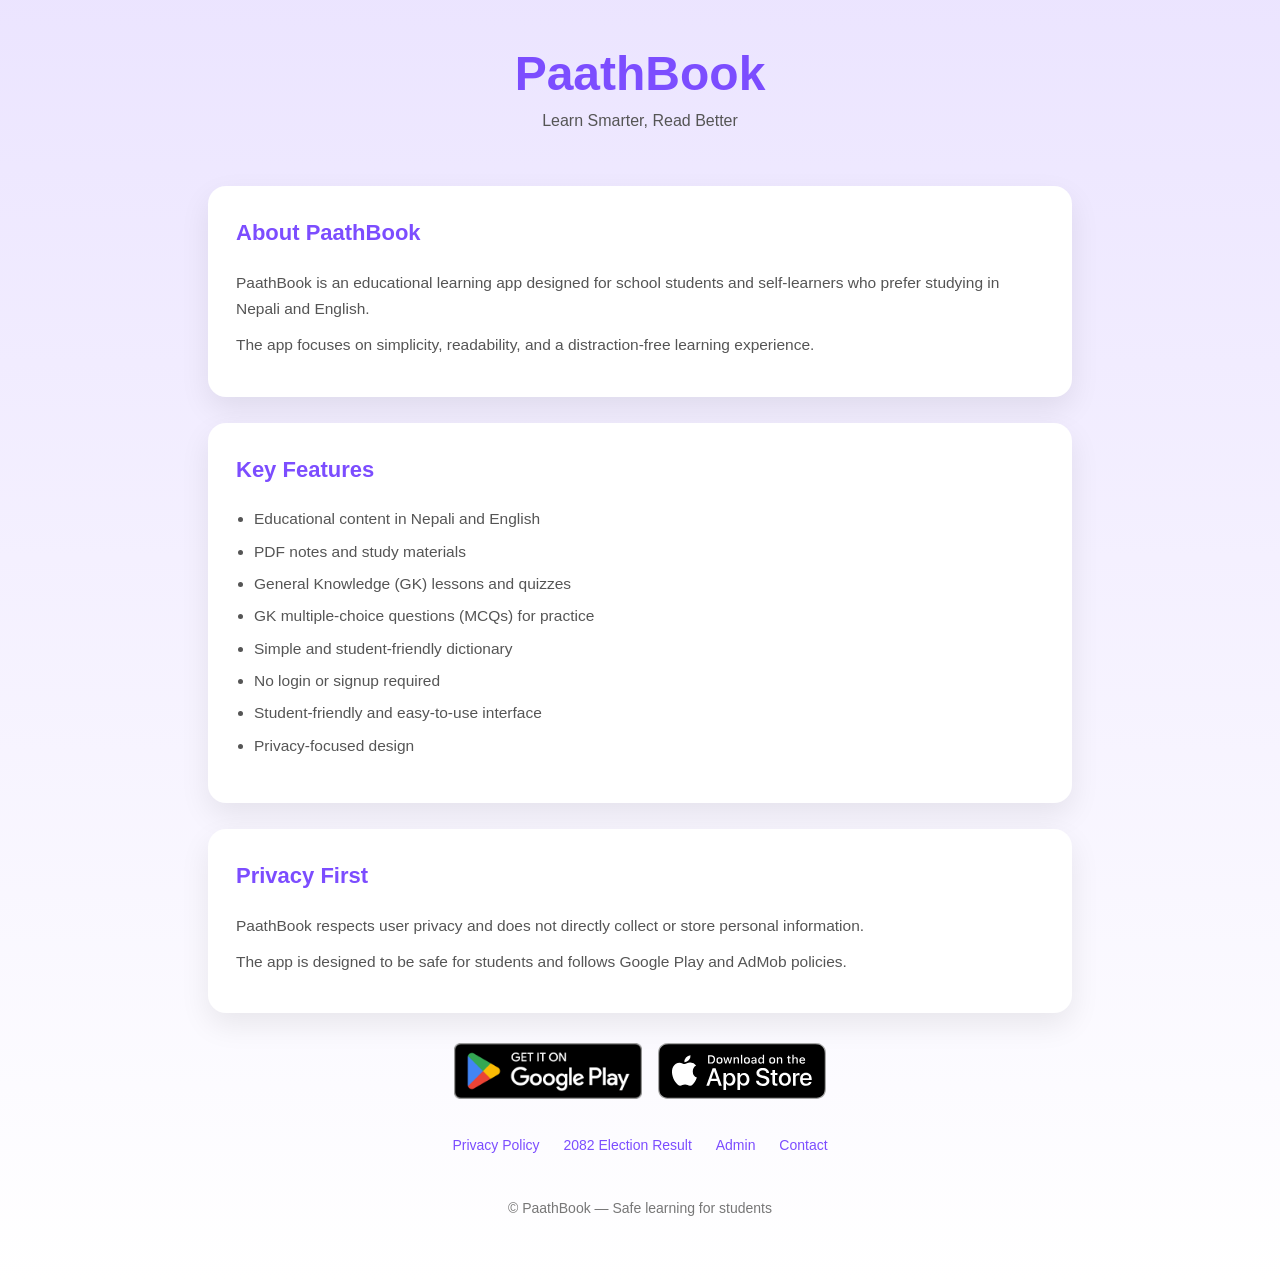
<file: index.html>
<!DOCTYPE html>
<html lang="en">

<head>
  <meta charset="UTF-8" />
  <meta name="viewport" content="width=device-width, initial-scale=1.0" />
  <title>PaathBook – Learn Smarter, Read Better</title>

  <style>
    :root {
      --primary: #7c4dff;
      --soft: rgba(124, 77, 255, 0.15);
      --text-dark: #2c2c2c;
      --text-light: #555;
      --white: #ffffff;
    }

    * {
      box-sizing: border-box;
    }

    body {
      margin: 0;
      font-family: -apple-system, BlinkMacSystemFont, "Segoe UI",
        Roboto, Helvetica, Arial, sans-serif;
      background: linear-gradient(to bottom, var(--soft), #ffffff);
      color: var(--text-dark);
      line-height: 1.7;
    }

    .site-header {
      text-align: center;
      padding: 48px 18px 24px;
    }

    .site-header .brand-name {
      display: block;
      color: var(--primary);
      font-size: 48px;
      font-weight: 800;
      line-height: 1.1;
      text-decoration: none;
    }

    .site-header .brand-subtitle {
      display: block;
      color: var(--text-light);
      font-size: 16px;
      font-weight: 500;
      margin-top: 6px;
    }

    @media (max-width: 700px) {
      .site-header .brand-name {
        font-size: 36px;
      }
    }

    .container {
      max-width: 900px;
      margin: auto;
      padding: 28px 18px 60px;
    }

    .header {
      text-align: center;
      margin-bottom: 48px;
    }

    .app-name {
      font-size: 38px;
      font-weight: 800;
      color: var(--primary);
    }

    .tagline {
      font-size: 17px;
      color: var(--text-light);
      margin-top: 6px;
    }

    .card {
      background: var(--white);
      border-radius: 18px;
      padding: 28px;
      box-shadow: 0 12px 30px rgba(0, 0, 0, 0.08);
      margin-bottom: 26px;
    }

    h2 {
      color: var(--primary);
      margin-top: 0;
      font-size: 22px;
    }

    p {
      font-size: 15.5px;
      color: var(--text-light);
      margin: 10px 0;
    }

    ul {
      padding-left: 18px;
    }

    ul li {
      margin-bottom: 6px;
      font-size: 15.5px;
      color: var(--text-light);
    }

    .cta {
      display: flex;
      justify-content: center;
      align-items: center;
      gap: 16px;
      flex-wrap: wrap;
      margin-top: 30px;
    }

    .cta a {
      text-decoration: none;
      background: transparent;
      /* ✅ remove purple bg */
      padding: 0;
      /* ✅ remove extra space */
      border-radius: 0;
      display: inline-block;
    }

    .cta a img {
      transition: transform 0.2s ease, box-shadow 0.2s ease;
    }

    .cta a:hover img {
      transform: scale(1.03);
      box-shadow: 0 6px 16px rgba(0, 0, 0, 0.2);
    }


    .links {
      text-align: center;
      margin-top: 26px;
      font-size: 14px;
    }

    .links a {
      color: var(--primary);
      text-decoration: none;
      margin: 0 10px;
      font-weight: 500;
    }

    .footer {
      text-align: center;
      margin-top: 40px;
      font-size: 14px;
      color: #777;
    }
  </style>
</head>

<body>
  <header class="site-header">
    <span class="brand-name">PaathBook</span>
    <span class="brand-subtitle">Learn Smarter, Read Better</span>
  </header>

  <div class="container">

    <!-- About -->
    <div class="card">
      <h2>About PaathBook</h2>
      <p>
        PaathBook is an educational learning app designed for school students
        and self-learners who prefer studying in Nepali and English.
      </p>
      <p>
        The app focuses on simplicity, readability, and a distraction-free
        learning experience.
      </p>
    </div>

    <!-- Features -->
    <div class="card">
      <h2>Key Features</h2>
      <ul>
        <li>Educational content in Nepali and English</li>
        <li>PDF notes and study materials</li>
        <li>General Knowledge (GK) lessons and quizzes</li>
        <li>GK multiple-choice questions (MCQs) for practice</li>
        <li>Simple and student-friendly dictionary</li>
        <li>No login or signup required</li>
        <li>Student-friendly and easy-to-use interface</li>
        <li>Privacy-focused design</li>
      </ul>
    </div>

    <!-- Privacy -->
    <div class="card">
      <h2>Privacy First</h2>
      <p>
        PaathBook respects user privacy and does not directly collect or store
        personal information.
      </p>
      <p>
        The app is designed to be safe for students and follows Google Play
        and AdMob policies.
      </p>
    </div>

    <!-- CTA -->
    <div class="cta">
      <a href="https://play.google.com/store/apps/details?id=com.paathbook.app" target="_blank"
        rel="noopener noreferrer">
        <img src="assets/google-play-badge.png" alt="Get it on Google Play" style="height: 56px;" />
      </a>
      <a href="https://apps.apple.com/app/id6760779307" target="_blank" rel="noopener noreferrer">
        <img src="assets/app-store-badge.svg" alt="Download on the App Store" style="height: 56px;" />
      </a>
    </div>



    <!-- Links -->
    <div class="links">
      <a href="privacy-policy.html">Privacy Policy</a>
      <a href="/election">2082 Election Result</a>
      <a href="/admin">Admin</a>
      <a href="mailto:dipendrabogati1776@gmail.com">Contact</a>
    </div>

    <!-- Footer -->
    <div class="footer">
      © PaathBook — Safe learning for students
    </div>

  </div>
</body>

</html>
</file>
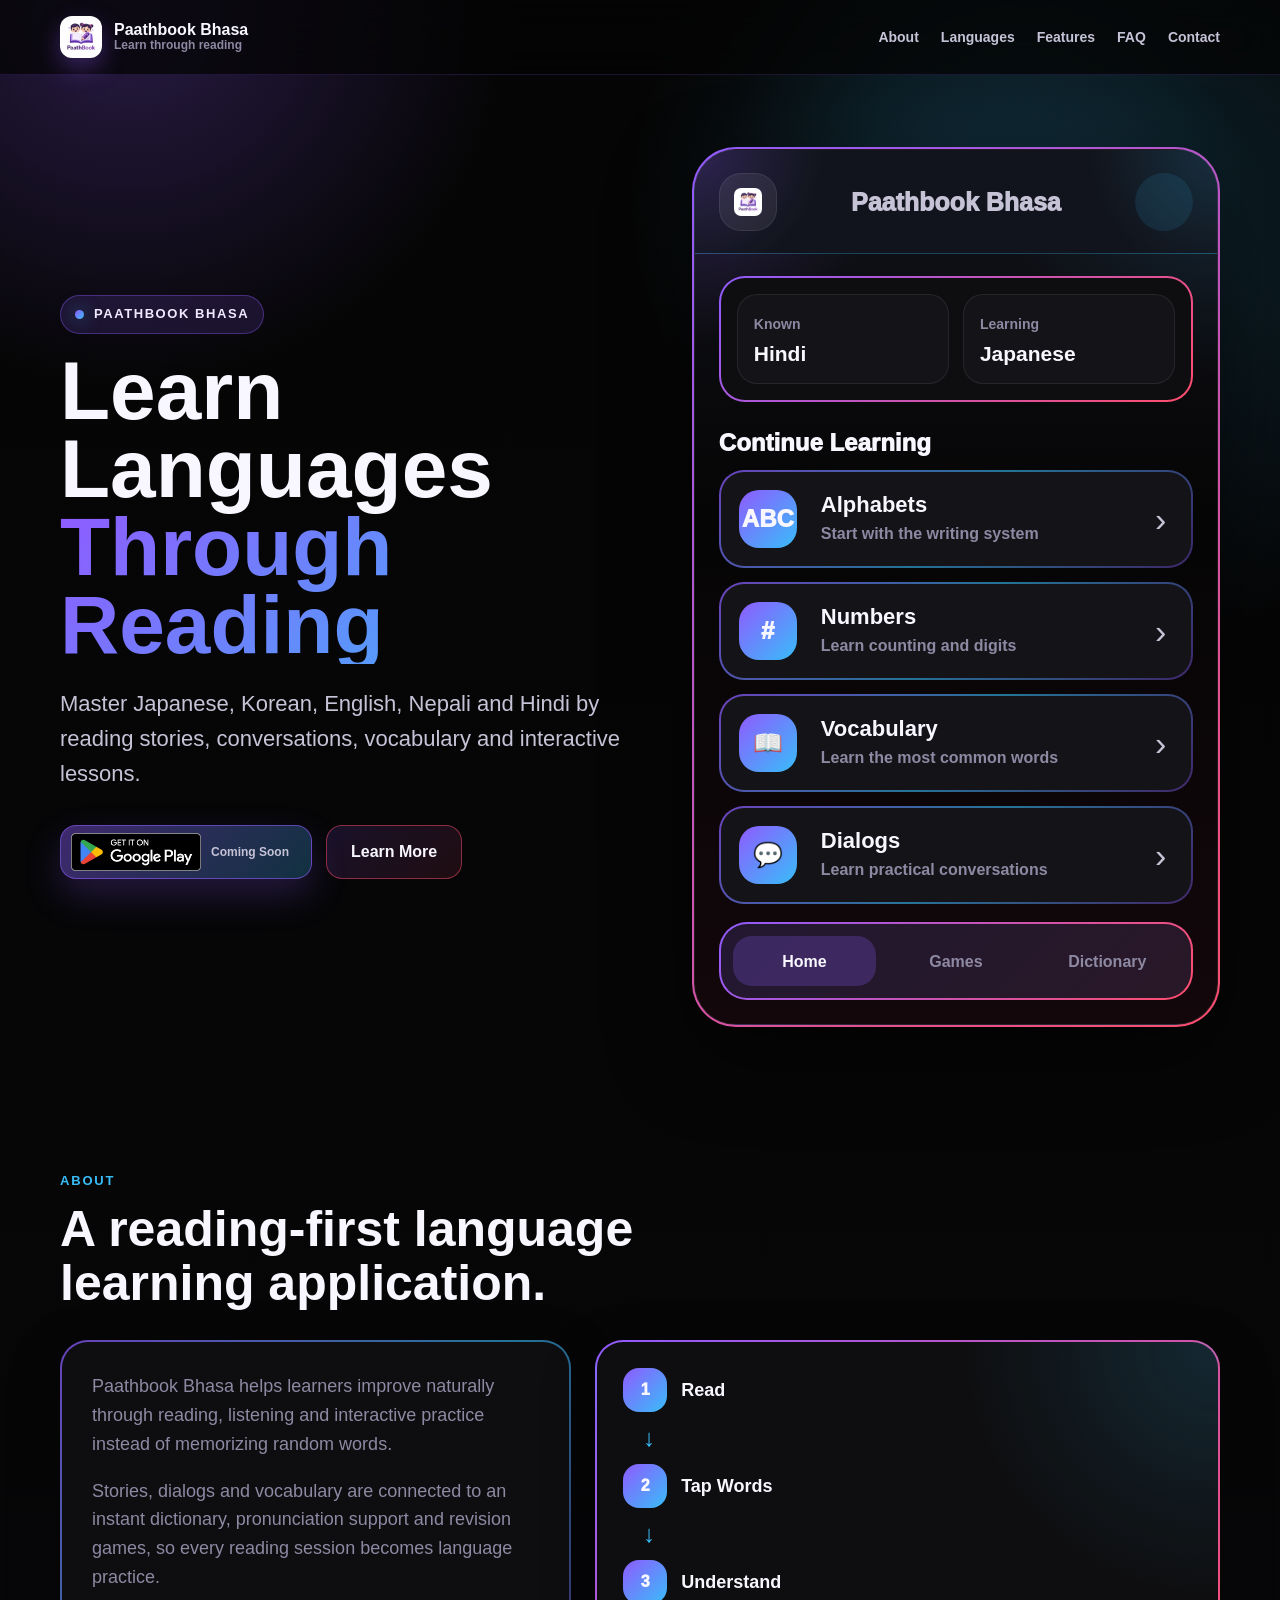
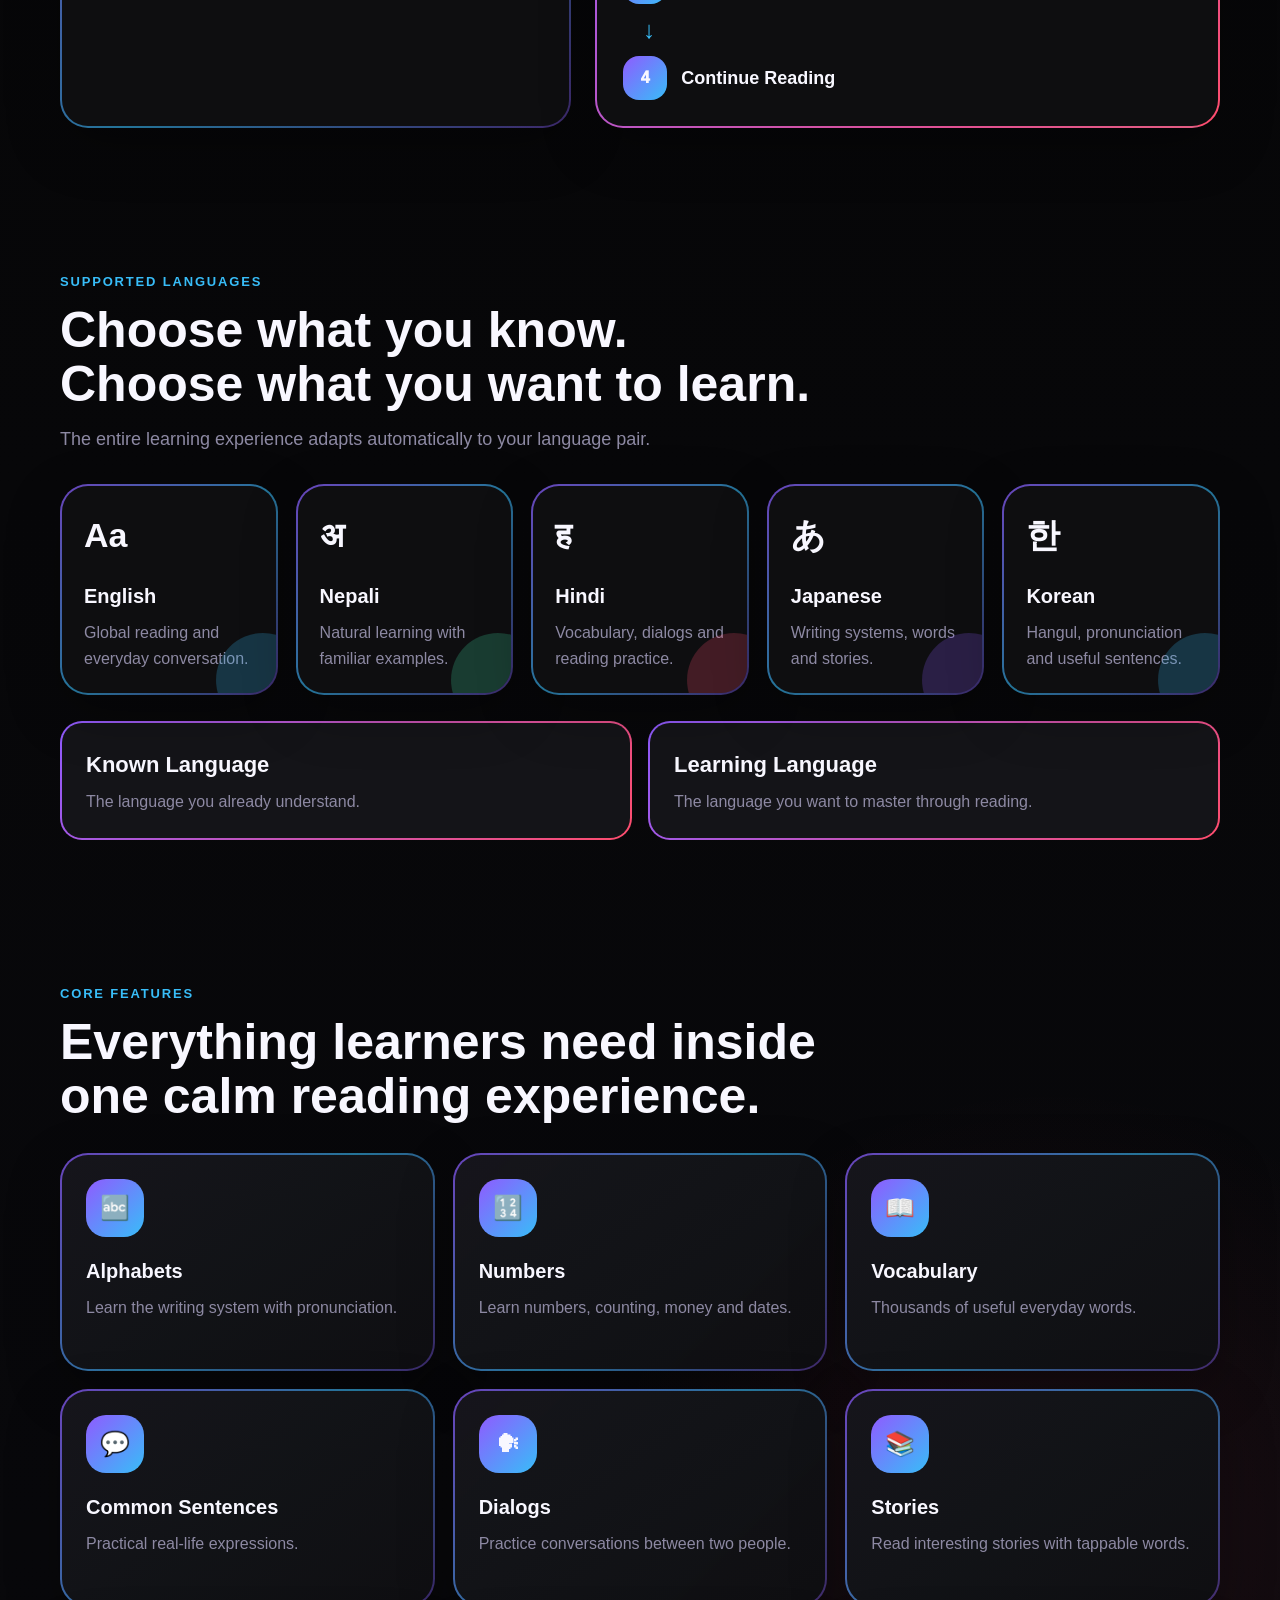
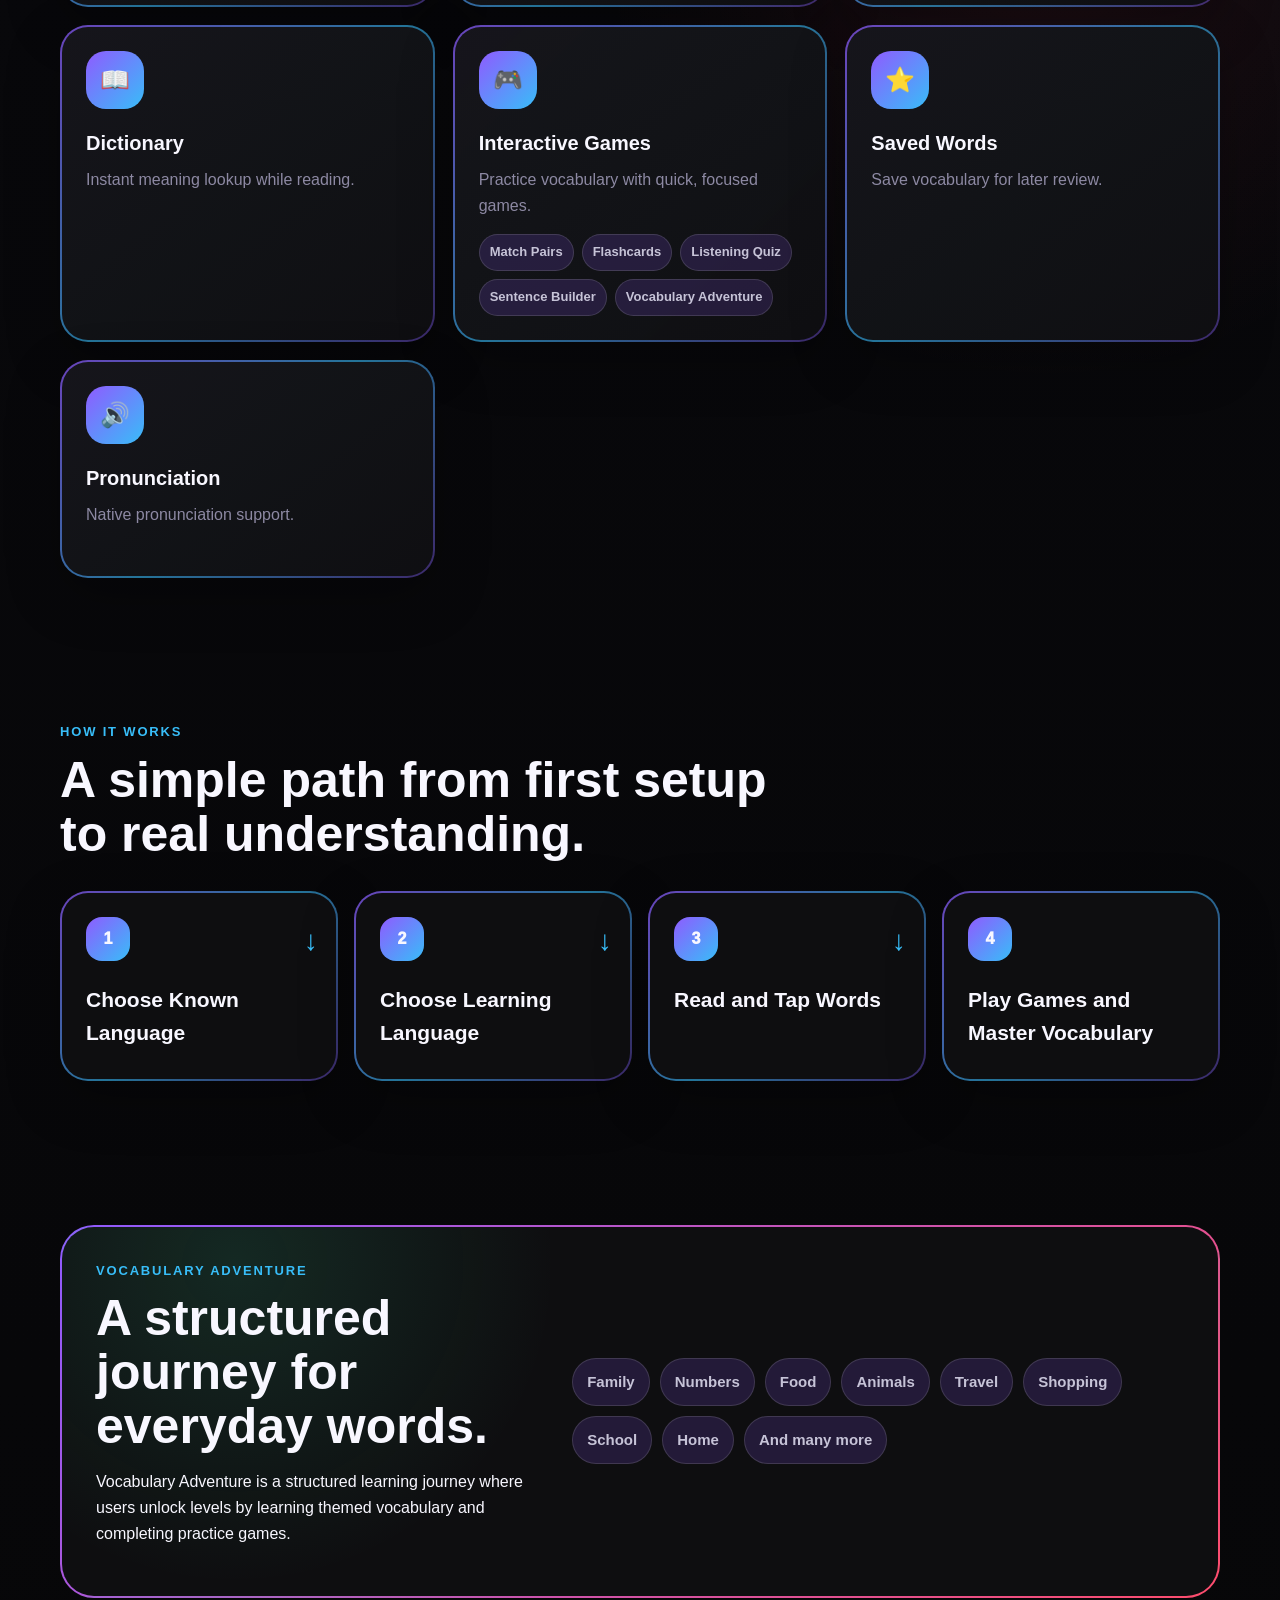
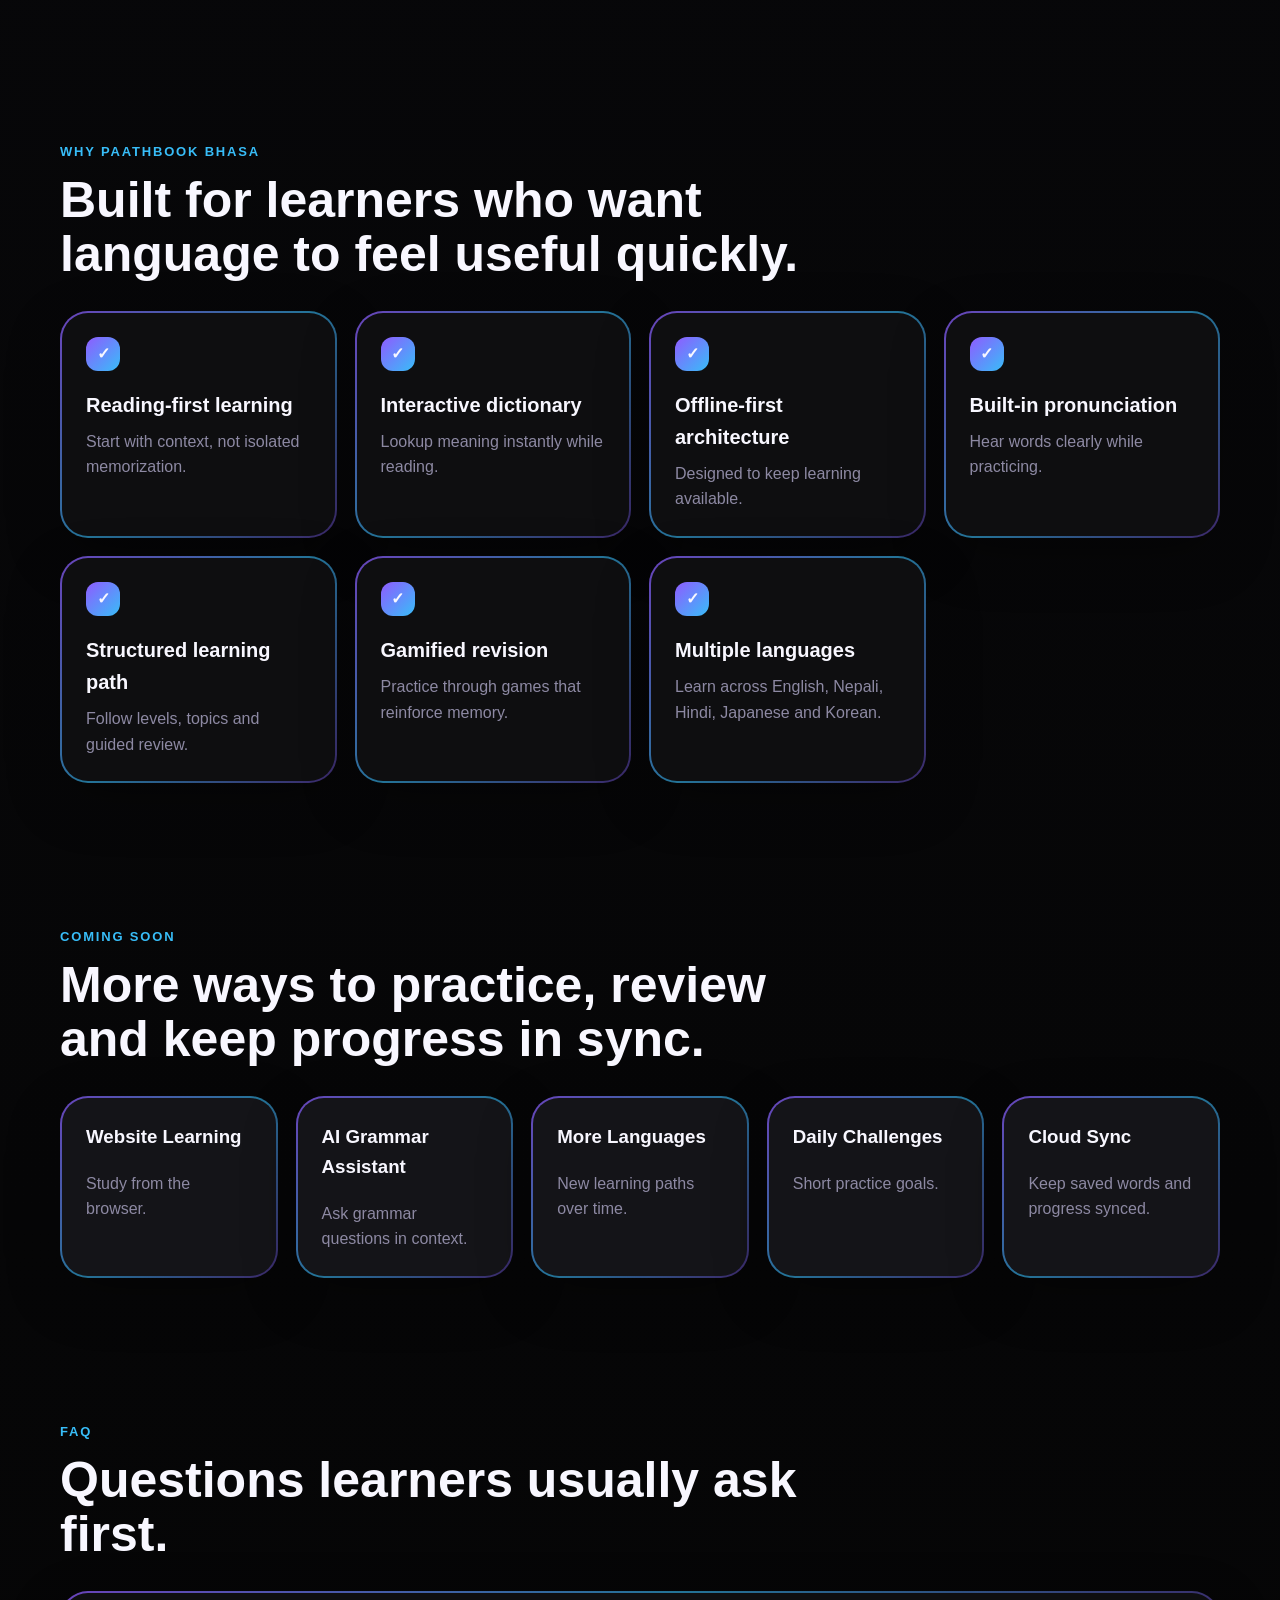
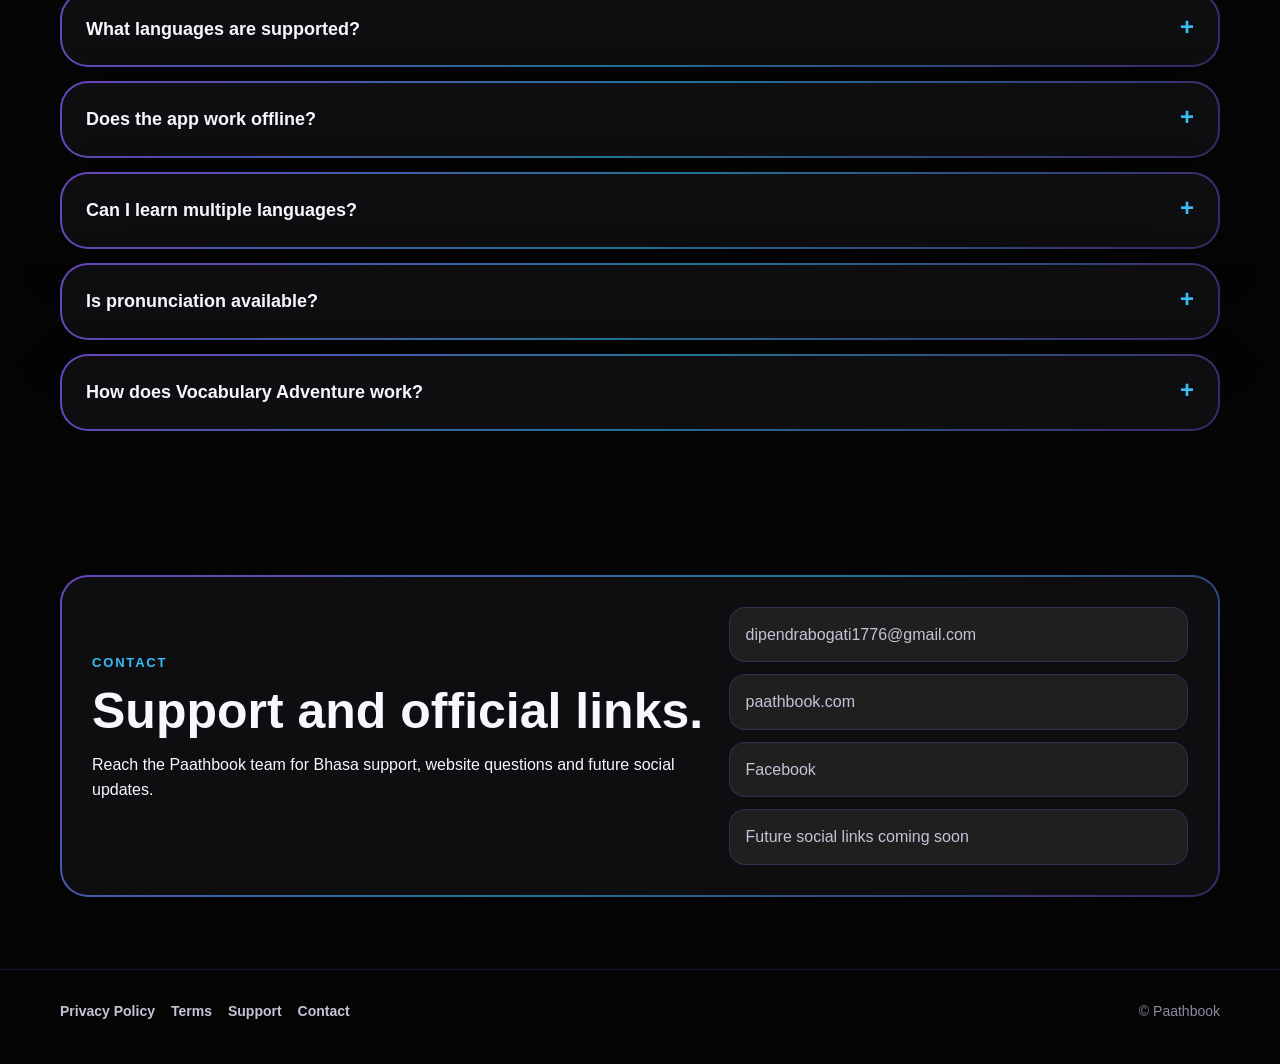
<file: bhasa/index.html>
<!DOCTYPE html>
<html lang="en">

<head>
  <meta charset="UTF-8" />
  <meta name="viewport" content="width=device-width, initial-scale=1.0" />
  <meta name="description"
    content="Paathbook Bhasa is a reading-first language learning app for Japanese, Korean, English, Nepali and Hindi." />
  <title>Paathbook Bhasa - Learn Languages Through Reading</title>

  <style>
    :root {
      --bg: #050505;
      --bg-alt: #0a0a0a;
      --surface: #0e0e10;
      --surface-high: #141418;
      --surface-soft: #191920;
      --text: #f8f7ff;
      --muted-strong: #c6c3d7;
      --muted: #8d89a3;
      --purple: #8f5bff;
      --blue: #38bdf8;
      --red: #ff4d6d;
      --success: #40dfa2;
      --primary: var(--purple);
      --cyan: var(--blue);
      --border: rgba(143, 91, 255, 0.42);
      --shadow: 0 28px 80px rgba(0, 0, 0, 0.52);
      --radius: 28px;
      --primary-gradient: linear-gradient(135deg, var(--purple), var(--blue));
      --brand-gradient: linear-gradient(135deg, var(--purple), var(--red));
      --border-gradient: linear-gradient(135deg, rgba(143, 91, 255, 0.73), rgba(56, 189, 248, 0.6), rgba(143, 91, 255, 0.4));
    }

    * {
      box-sizing: border-box;
    }

    html {
      scroll-behavior: smooth;
    }

    body {
      margin: 0;
      font-family: -apple-system, BlinkMacSystemFont, "Segoe UI", Roboto, Helvetica, Arial, sans-serif;
      color: var(--text);
      background:
        radial-gradient(circle at 10% 0%, rgba(143, 91, 255, 0.26), transparent 24rem),
        radial-gradient(circle at 88% 3%, rgba(56, 189, 248, 0.16), transparent 26rem),
        radial-gradient(circle at 82% 42%, rgba(255, 77, 109, 0.09), transparent 28rem),
        linear-gradient(180deg, var(--bg) 0%, #08080b 42%, var(--bg) 100%);
      line-height: 1.6;
    }

    a {
      color: inherit;
    }

    .page {
      overflow: hidden;
    }

    .nav {
      position: sticky;
      top: 0;
      z-index: 10;
      backdrop-filter: blur(18px);
      background: rgba(5, 5, 5, 0.76);
      border-bottom: 1px solid rgba(143, 91, 255, 0.18);
    }

    .nav-inner,
    .section {
      width: min(1160px, calc(100% - 40px));
      margin: 0 auto;
    }

    .nav-inner {
      min-height: 74px;
      display: flex;
      align-items: center;
      justify-content: space-between;
      gap: 20px;
    }

    .brand {
      display: inline-flex;
      align-items: center;
      gap: 12px;
      text-decoration: none;
      font-weight: 800;
      letter-spacing: 0;
    }

    .brand img {
      width: 42px;
      height: 42px;
      border-radius: 12px;
      box-shadow: 0 10px 24px rgba(143, 91, 255, 0.34);
    }

    .brand span {
      display: block;
      line-height: 1.15;
    }

    .brand small {
      display: block;
      color: var(--muted);
      font-size: 12px;
      font-weight: 600;
    }

    .nav-links {
      display: flex;
      align-items: center;
      gap: 22px;
      color: var(--muted-strong);
      font-size: 14px;
      font-weight: 650;
    }

    .nav-links a {
      text-decoration: none;
    }

    .hero {
      position: relative;
      padding: 92px 0 80px;
    }

    .hero::before {
      content: "";
      position: absolute;
      inset: 0 auto auto 50%;
      width: 44rem;
      height: 44rem;
      transform: translate(-8%, -32%);
      border-radius: 999px;
      background: radial-gradient(circle, rgba(56, 189, 248, 0.13), transparent 62%);
      pointer-events: none;
    }

    .hero-grid {
      display: grid;
      grid-template-columns: minmax(0, 1.05fr) minmax(320px, 0.95fr);
      align-items: center;
      gap: 48px;
    }

    .eyebrow {
      display: inline-flex;
      align-items: center;
      gap: 10px;
      margin: 0 0 18px;
      color: #efeaff;
      background: rgba(143, 91, 255, 0.14);
      border: 1px solid rgba(143, 91, 255, 0.38);
      border-radius: 999px;
      padding: 8px 14px;
      font-size: 13px;
      font-weight: 800;
      letter-spacing: 0.12em;
    }

    .eyebrow::before {
      content: "";
      width: 9px;
      height: 9px;
      border-radius: 99px;
      background: var(--primary-gradient);
      box-shadow: 0 0 18px rgba(56, 189, 248, 0.65);
    }

    h1,
    h2,
    h3,
    p {
      margin-top: 0;
    }

    h1 {
      max-width: 760px;
      margin-bottom: 22px;
      font-size: clamp(44px, 7vw, 82px);
      line-height: 0.95;
      letter-spacing: 0;
    }

    h1 span {
      display: block;
      color: transparent;
      background: var(--primary-gradient);
      background-clip: text;
      -webkit-background-clip: text;
    }

    .hero-copy {
      max-width: 660px;
      margin-bottom: 34px;
      color: var(--muted-strong);
      font-size: clamp(18px, 2vw, 22px);
    }

    .actions {
      display: flex;
      align-items: center;
      flex-wrap: wrap;
      gap: 14px;
    }

    .play-button,
    .secondary-button {
      min-height: 54px;
      display: inline-flex;
      align-items: center;
      justify-content: center;
      gap: 10px;
      border-radius: 16px;
      text-decoration: none;
      font-weight: 800;
      transition: transform 0.2s ease, border-color 0.2s ease, background 0.2s ease;
    }

    .play-button {
      padding: 0 18px 0 10px;
      color: var(--text);
      background: linear-gradient(135deg, rgba(143, 91, 255, 0.42), rgba(56, 189, 248, 0.24));
      border: 1px solid rgba(143, 91, 255, 0.58);
      box-shadow: 0 16px 36px rgba(143, 91, 255, 0.22);
    }

    .play-button img {
      width: 130px;
      height: auto;
      display: block;
    }

    .play-button span {
      padding-right: 4px;
      color: var(--muted-strong);
      font-size: 12px;
      white-space: nowrap;
    }

    .secondary-button {
      padding: 0 24px;
      color: var(--text);
      border: 1px solid rgba(255, 77, 109, 0.5);
      background: linear-gradient(135deg, rgba(143, 91, 255, 0.14), rgba(255, 77, 109, 0.1));
    }

    .play-button:hover,
    .secondary-button:hover {
      transform: translateY(-2px);
      border-color: rgba(255, 255, 255, 0.28);
    }

    .phone-panel {
      position: relative;
      min-height: 560px;
      border-radius: 44px;
      padding: 2px;
      background: var(--brand-gradient);
      box-shadow: var(--shadow);
    }

    .app-screen {
      height: 100%;
      min-height: 524px;
      border-radius: 42px;
      padding: 0 24px 24px;
      background:
        radial-gradient(circle at 0% 0%, rgba(143, 91, 255, 0.24), transparent 12rem),
        radial-gradient(circle at 100% 0%, rgba(56, 189, 248, 0.14), transparent 14rem),
        linear-gradient(180deg, #12131b 0%, var(--bg) 42%, #13070b 100%);
      border: 1px solid rgba(255, 255, 255, 0.08);
      overflow: hidden;
    }

    .app-top {
      display: flex;
      justify-content: space-between;
      align-items: center;
      min-height: 104px;
      margin: 0 -24px 22px;
      padding: 22px 24px;
      background:
        radial-gradient(circle at left top, rgba(143, 91, 255, 0.23), transparent 8rem),
        radial-gradient(circle at right top, rgba(56, 189, 248, 0.16), transparent 8rem),
        #11141c;
      border-bottom: 1px solid rgba(56, 189, 248, 0.28);
    }

    .app-top img {
      width: 58px;
      height: 58px;
      border-radius: 22px;
      padding: 14px;
      background: rgba(255, 255, 255, 0.07);
      border: 1px solid rgba(255, 255, 255, 0.08);
    }

    .app-title {
      color: var(--muted-strong);
      font-size: 25px;
      font-weight: 950;
      letter-spacing: 0;
    }

    .device-dot {
      width: 58px;
      height: 58px;
      border-radius: 999px;
      background: rgba(56, 189, 248, 0.11);
    }

    .language-switch {
      display: grid;
      grid-template-columns: repeat(2, minmax(0, 1fr));
      gap: 14px;
      margin-bottom: 28px;
      border-radius: 26px;
      padding: 16px;
      background:
        linear-gradient(var(--surface), var(--surface)) padding-box,
        var(--brand-gradient) border-box;
      border: 2px solid transparent;
    }

    .language-box {
      border-radius: 20px;
      padding: 18px 16px;
      background: var(--surface-high);
      border: 1px solid rgba(255, 255, 255, 0.08);
    }

    .language-box span {
      display: block;
      color: var(--muted);
      font-size: 14px;
      font-weight: 900;
    }

    .language-box strong {
      display: block;
      margin-top: 7px;
      font-size: 21px;
      line-height: 1.1;
    }

    .app-section-title {
      margin: 0 0 14px;
      font-size: 24px;
      font-weight: 950;
    }

    .app-menu {
      display: grid;
      gap: 14px;
    }

    .app-menu-item {
      display: grid;
      grid-template-columns: 64px minmax(0, 1fr) 18px;
      gap: 18px;
      align-items: center;
      border-radius: 25px;
      padding: 18px;
      background:
        linear-gradient(var(--surface-high), var(--surface-high)) padding-box,
        var(--border-gradient) border-box;
      border: 2px solid transparent;
    }

    .app-menu-icon,
    .lookup-icon,
    .feature-icon {
      display: grid;
      place-items: center;
      width: 58px;
      height: 58px;
      border-radius: 20px;
      background: var(--primary-gradient);
      font-size: 24px;
      font-weight: 950;
    }

    .app-menu-item strong {
      display: block;
      font-size: 22px;
      line-height: 1.1;
    }

    .app-menu-item span {
      color: var(--muted);
      display: block;
      margin-top: 4px;
      font-weight: 650;
    }

    .app-menu-item em {
      color: var(--muted-strong);
      font-size: 34px;
      font-style: normal;
      line-height: 1;
    }

    .app-bottom-nav {
      display: grid;
      grid-template-columns: repeat(3, 1fr);
      gap: 8px;
      margin-top: 18px;
      border-radius: 28px;
      padding: 12px;
      background:
        linear-gradient(rgba(27, 20, 35, 0.94), rgba(27, 20, 35, 0.94)) padding-box,
        var(--brand-gradient) border-box;
      border: 2px solid transparent;
    }

    .app-bottom-nav span {
      display: grid;
      place-items: center;
      min-height: 50px;
      border-radius: 19px;
      color: var(--muted);
      font-weight: 900;
    }

    .app-bottom-nav .active {
      color: var(--text);
      background: rgba(143, 91, 255, 0.24);
    }

    .section {
      padding: 72px 0;
    }

    .section-header {
      max-width: 760px;
      margin-bottom: 30px;
    }

    .section-kicker {
      color: var(--cyan);
      display: block;
      margin-bottom: 10px;
      font-size: 13px;
      font-weight: 900;
      letter-spacing: 0.14em;
      text-transform: uppercase;
    }

    h2 {
      margin-bottom: 14px;
      font-size: clamp(32px, 4vw, 50px);
      line-height: 1.08;
      letter-spacing: 0;
    }

    .section-header p,
    .text-block p {
      color: var(--muted);
      font-size: 18px;
    }

    .about-grid {
      display: grid;
      grid-template-columns: minmax(0, 0.9fr) minmax(320px, 1.1fr);
      gap: 24px;
      align-items: stretch;
    }

    .card {
      border-radius: var(--radius);
      background:
        linear-gradient(var(--surface), var(--surface)) padding-box,
        var(--border-gradient) border-box;
      border: 2px solid transparent;
      box-shadow: 0 18px 54px rgba(0, 0, 0, 0.28);
    }

    .text-block {
      padding: 30px;
    }

    .flow-card {
      padding: 26px;
      display: grid;
      gap: 14px;
      background:
        radial-gradient(circle at top right, rgba(56, 189, 248, 0.15), transparent 16rem),
        linear-gradient(var(--surface), var(--surface)) padding-box,
        var(--brand-gradient) border-box;
    }

    .flow-step {
      display: grid;
      grid-template-columns: 44px minmax(0, 1fr);
      gap: 14px;
      align-items: center;
    }

    .flow-step .marker,
    .timeline-number {
      display: grid;
      place-items: center;
      width: 44px;
      height: 44px;
      border-radius: 16px;
      color: var(--text);
      background: var(--primary-gradient);
      font-weight: 950;
    }

    .flow-step strong {
      font-size: 18px;
    }

    .flow-arrow {
      padding-left: 20px;
      color: var(--cyan);
      font-size: 24px;
      line-height: 1;
    }

    .language-grid,
    .feature-grid,
    .why-grid,
    .coming-grid {
      display: grid;
      gap: 18px;
    }

    .language-grid {
      grid-template-columns: repeat(5, minmax(0, 1fr));
    }

    .language-card {
      position: relative;
      min-height: 168px;
      padding: 22px;
      overflow: hidden;
    }

    .language-card::after {
      content: "";
      position: absolute;
      right: -34px;
      bottom: -34px;
      width: 94px;
      height: 94px;
      border-radius: 999px;
      background: var(--accent);
      opacity: 0.22;
    }

    .language-card .script {
      display: block;
      margin-bottom: 18px;
      font-size: 34px;
      font-weight: 900;
    }

    .language-card h3,
    .feature-card h3,
    .why-card h3 {
      margin-bottom: 8px;
      font-size: 20px;
    }

    .language-card p,
    .feature-card p,
    .why-card p,
    .coming-card p {
      margin-bottom: 0;
      color: var(--muted);
    }

    .choice-panel {
      display: grid;
      grid-template-columns: repeat(2, minmax(0, 1fr));
      gap: 16px;
      margin-top: 26px;
    }

    .choice-card {
      padding: 24px;
      border-radius: 22px;
      background:
        linear-gradient(var(--surface-high), var(--surface-high)) padding-box,
        var(--brand-gradient) border-box;
      border: 2px solid transparent;
    }

    .choice-card strong {
      display: block;
      font-size: 22px;
      margin-bottom: 6px;
    }

    .choice-card span {
      color: var(--muted);
    }

    .feature-grid {
      grid-template-columns: repeat(3, minmax(0, 1fr));
    }

    .feature-card,
    .why-card,
    .coming-card {
      padding: 24px;
    }

    .feature-card {
      min-height: 218px;
      background:
        linear-gradient(145deg, rgba(20, 20, 24, 0.98), rgba(14, 14, 16, 0.98)) padding-box,
        var(--border-gradient) border-box;
    }

    .feature-icon {
      margin-bottom: 18px;
    }

    .mini-list {
      display: flex;
      flex-wrap: wrap;
      gap: 8px;
      margin-top: 16px;
    }

    .mini-list span,
    .topic-list span {
      border: 1px solid rgba(255, 255, 255, 0.13);
      border-radius: 999px;
      padding: 7px 10px;
      color: var(--muted-strong);
      background: rgba(143, 91, 255, 0.17);
      font-size: 13px;
      font-weight: 700;
    }

    .timeline {
      display: grid;
      grid-template-columns: repeat(4, minmax(0, 1fr));
      gap: 16px;
      counter-reset: timeline;
    }

    .timeline-step {
      position: relative;
      padding: 24px;
      min-height: 190px;
    }

    .timeline-step::after {
      content: "↓";
      position: absolute;
      right: 18px;
      top: 26px;
      color: var(--cyan);
      font-size: 28px;
      font-weight: 900;
    }

    .timeline-step:last-child::after {
      content: "";
    }

    .timeline-number {
      margin-bottom: 22px;
    }

    .timeline-step h3 {
      font-size: 21px;
      margin-bottom: 0;
    }

    .adventure {
      display: grid;
      grid-template-columns: minmax(0, 0.85fr) minmax(320px, 1.15fr);
      gap: 24px;
      align-items: stretch;
      border-radius: 34px;
      padding: 34px;
      background:
        radial-gradient(circle at 15% 10%, rgba(64, 223, 162, 0.13), transparent 20rem),
        linear-gradient(var(--surface), var(--surface)) padding-box,
        var(--brand-gradient) border-box;
      border: 2px solid transparent;
    }

    .adventure h2 {
      margin-bottom: 16px;
    }

    .topic-list {
      display: flex;
      flex-wrap: wrap;
      gap: 10px;
      align-content: center;
    }

    .topic-list span {
      padding: 11px 14px;
      font-size: 15px;
    }

    .why-grid {
      grid-template-columns: repeat(4, minmax(0, 1fr));
    }

    .why-card strong {
      display: inline-grid;
      place-items: center;
      width: 34px;
      height: 34px;
      margin-bottom: 18px;
      border-radius: 12px;
      color: var(--text);
      background: var(--primary-gradient);
    }

    .coming-grid {
      grid-template-columns: repeat(5, minmax(0, 1fr));
    }

    .coming-card {
      min-height: 132px;
      background:
        linear-gradient(var(--surface-high), var(--surface-high)) padding-box,
        var(--border-gradient) border-box;
    }

    .faq-list {
      display: grid;
      gap: 14px;
    }

    details {
      padding: 0;
      overflow: hidden;
    }

    summary {
      cursor: pointer;
      list-style: none;
      padding: 22px 24px;
      color: var(--text);
      font-size: 18px;
      font-weight: 800;
    }

    summary::-webkit-details-marker {
      display: none;
    }

    summary::after {
      content: "+";
      float: right;
      color: var(--cyan);
      font-size: 24px;
      line-height: 1;
    }

    details[open] summary::after {
      content: "-";
    }

    details p {
      margin: 0;
      padding: 0 24px 22px;
      color: var(--muted);
    }

    .contact-card {
      display: grid;
      grid-template-columns: minmax(0, 1fr) minmax(280px, 0.75fr);
      gap: 24px;
      padding: 30px;
      align-items: center;
    }

    .contact-list {
      display: grid;
      gap: 12px;
    }

    .contact-list a,
    .contact-list span {
      display: block;
      padding: 14px 16px;
      border-radius: 16px;
      color: var(--muted-strong);
      background: rgba(255, 255, 255, 0.07);
      border: 1px solid rgba(143, 91, 255, 0.22);
      text-decoration: none;
      overflow-wrap: anywhere;
    }

    .footer {
      border-top: 1px solid rgba(143, 91, 255, 0.18);
      padding: 30px 0 42px;
    }

    .footer-inner {
      width: min(1160px, calc(100% - 40px));
      margin: 0 auto;
      display: flex;
      justify-content: space-between;
      align-items: center;
      gap: 18px;
      color: var(--muted);
      font-size: 14px;
    }

    .footer-links {
      display: flex;
      flex-wrap: wrap;
      gap: 16px;
    }

    .footer-links a {
      color: var(--muted-strong);
      text-decoration: none;
      font-weight: 700;
    }

    @media (max-width: 980px) {
      .nav-links {
        display: none;
      }

      .hero-grid,
      .about-grid,
      .adventure,
      .contact-card {
        grid-template-columns: 1fr;
      }

      .phone-panel {
        min-height: auto;
      }

      .language-grid,
      .feature-grid,
      .why-grid,
      .coming-grid,
      .timeline {
        grid-template-columns: repeat(2, minmax(0, 1fr));
      }

      .timeline-step::after {
        content: "";
      }
    }

    @media (max-width: 640px) {

      .nav-inner,
      .section,
      .footer-inner {
        width: min(100% - 28px, 1160px);
      }

      .hero {
        padding: 64px 0 48px;
      }

      .section {
        padding: 52px 0;
      }

      .actions,
      .choice-panel,
      .language-grid,
      .feature-grid,
      .why-grid,
      .coming-grid,
      .timeline {
        grid-template-columns: 1fr;
      }

      .actions {
        display: grid;
      }

      .play-button,
      .secondary-button {
        width: 100%;
      }

      .play-button {
        justify-content: space-between;
      }

      .phone-panel,
      .app-screen,
      .adventure {
        border-radius: 26px;
      }

      .phone-panel {
        padding: 12px;
      }

      .app-screen,
      .text-block,
      .flow-card,
      .adventure,
      .contact-card {
        padding: 22px;
      }

      .app-screen {
        padding: 0 14px 14px;
      }

      .app-top {
        margin: 0 -14px 18px;
        padding: 18px 14px;
        min-height: 86px;
      }

      .app-top img,
      .device-dot {
        width: 48px;
        height: 48px;
      }

      .app-top img {
        padding: 12px;
        border-radius: 18px;
      }

      .app-title {
        font-size: 20px;
        text-align: center;
      }

      .language-switch {
        gap: 10px;
        padding: 10px;
        border-radius: 22px;
      }

      .language-box {
        padding: 14px 12px;
      }

      .app-menu-item {
        grid-template-columns: 54px minmax(0, 1fr) 14px;
        gap: 12px;
        padding: 14px;
        border-radius: 22px;
      }

      .app-menu-icon {
        width: 50px;
        height: 50px;
        border-radius: 18px;
        font-size: 20px;
      }

      .app-menu-item strong {
        font-size: 19px;
      }

      .app-menu-item span {
        font-size: 14px;
      }

      .footer-inner {
        align-items: flex-start;
        flex-direction: column;
      }
    }
  </style>
</head>

<body>
  <div class="page">
    <nav class="nav" aria-label="Primary navigation">
      <div class="nav-inner">
        <a class="brand" href="../">
          <img src="../assets/app_icon.png" alt="Paathbook icon" />
          <span>
            Paathbook Bhasa
            <small>Learn through reading</small>
          </span>
        </a>
        <div class="nav-links">
          <a href="#about">About</a>
          <a href="#languages">Languages</a>
          <a href="#features">Features</a>
          <a href="#faq">FAQ</a>
          <a href="#contact">Contact</a>
        </div>
      </div>
    </nav>

    <main>
      <section class="hero section" aria-labelledby="hero-title">
        <div class="hero-grid">
          <div>
            <p class="eyebrow">PAATHBOOK BHASA</p>
            <h1 id="hero-title">Learn Languages <span>Through Reading</span></h1>
            <p class="hero-copy">
              Master Japanese, Korean, English, Nepali and Hindi by reading stories,
              conversations, vocabulary and interactive lessons.
            </p>
            <div class="actions">
              <a class="play-button" href="#" aria-label="Download on Google Play coming soon">
                <img src="../assets/google-play-badge.png" alt="Download on Google Play" />
                <span>Coming Soon</span>
              </a>
              <a class="secondary-button" href="#about">Learn More</a>
            </div>
          </div>

          <div class="phone-panel" aria-label="Paathbook Bhasa app preview">
            <div class="app-screen">
              <div class="app-top">
                <img src="../assets/app_icon.png" alt="" />
                <strong class="app-title">Paathbook Bhasa</strong>
                <span class="device-dot" aria-hidden="true"></span>
              </div>

              <div class="language-switch">
                <div class="language-box">
                  <span>Known</span>
                  <strong>Hindi</strong>
                </div>
                <div class="language-box">
                  <span>Learning</span>
                  <strong>Japanese</strong>
                </div>
              </div>

              <h2 class="app-section-title">Continue Learning</h2>
              <div class="app-menu">
                <div class="app-menu-item">
                  <div class="app-menu-icon">ABC</div>
                  <div>
                    <strong>Alphabets</strong>
                    <span>Start with the writing system</span>
                  </div>
                  <em>›</em>
                </div>
                <div class="app-menu-item">
                  <div class="app-menu-icon">#</div>
                  <div>
                    <strong>Numbers</strong>
                    <span>Learn counting and digits</span>
                  </div>
                  <em>›</em>
                </div>
                <div class="app-menu-item">
                  <div class="app-menu-icon">📖</div>
                  <div>
                    <strong>Vocabulary</strong>
                    <span>Learn the most common words</span>
                  </div>
                  <em>›</em>
                </div>
                <div class="app-menu-item">
                  <div class="app-menu-icon">💬</div>
                  <div>
                    <strong>Dialogs</strong>
                    <span>Learn practical conversations</span>
                  </div>
                  <em>›</em>
                </div>
              </div>

              <div class="app-bottom-nav" aria-label="App navigation preview">
                <span class="active">Home</span>
                <span>Games</span>
                <span>Dictionary</span>
              </div>
            </div>
          </div>
        </div>
      </section>

      <section class="section" id="about" aria-labelledby="about-title">
        <div class="section-header">
          <span class="section-kicker">About</span>
          <h2 id="about-title">A reading-first language learning application.</h2>
        </div>
        <div class="about-grid">
          <div class="card text-block">
            <p>
              Paathbook Bhasa helps learners improve naturally through reading,
              listening and interactive practice instead of memorizing random words.
            </p>
            <p>
              Stories, dialogs and vocabulary are connected to an instant dictionary,
              pronunciation support and revision games, so every reading session becomes
              language practice.
            </p>
          </div>
          <div class="card flow-card" aria-label="Learning philosophy">
            <div class="flow-step">
              <span class="marker">1</span>
              <strong>Read</strong>
            </div>
            <div class="flow-arrow">↓</div>
            <div class="flow-step">
              <span class="marker">2</span>
              <strong>Tap Words</strong>
            </div>
            <div class="flow-arrow">↓</div>
            <div class="flow-step">
              <span class="marker">3</span>
              <strong>Understand</strong>
            </div>
            <div class="flow-arrow">↓</div>
            <div class="flow-step">
              <span class="marker">4</span>
              <strong>Continue Reading</strong>
            </div>
          </div>
        </div>
      </section>

      <section class="section" id="languages" aria-labelledby="languages-title">
        <div class="section-header">
          <span class="section-kicker">Supported Languages</span>
          <h2 id="languages-title">Choose what you know. Choose what you want to learn.</h2>
          <p>The entire learning experience adapts automatically to your language pair.</p>
        </div>

        <div class="language-grid">
          <article class="card language-card" style="--accent: #38bdf8;">
            <span class="script">Aa</span>
            <h3>English</h3>
            <p>Global reading and everyday conversation.</p>
          </article>
          <article class="card language-card" style="--accent: #40dfa2;">
            <span class="script">अ</span>
            <h3>Nepali</h3>
            <p>Natural learning with familiar examples.</p>
          </article>
          <article class="card language-card" style="--accent: #ff4d6d;">
            <span class="script">ह</span>
            <h3>Hindi</h3>
            <p>Vocabulary, dialogs and reading practice.</p>
          </article>
          <article class="card language-card" style="--accent: #8f5bff;">
            <span class="script">あ</span>
            <h3>Japanese</h3>
            <p>Writing systems, words and stories.</p>
          </article>
          <article class="card language-card" style="--accent: #38bdf8;">
            <span class="script">한</span>
            <h3>Korean</h3>
            <p>Hangul, pronunciation and useful sentences.</p>
          </article>
        </div>

        <div class="choice-panel">
          <div class="choice-card">
            <strong>Known Language</strong>
            <span>The language you already understand.</span>
          </div>
          <div class="choice-card">
            <strong>Learning Language</strong>
            <span>The language you want to master through reading.</span>
          </div>
        </div>
      </section>

      <section class="section" id="features" aria-labelledby="features-title">
        <div class="section-header">
          <span class="section-kicker">Core Features</span>
          <h2 id="features-title">Everything learners need inside one calm reading experience.</h2>
        </div>

        <div class="feature-grid">
          <article class="card feature-card">
            <div class="feature-icon">🔤</div>
            <h3>Alphabets</h3>
            <p>Learn the writing system with pronunciation.</p>
          </article>
          <article class="card feature-card">
            <div class="feature-icon">🔢</div>
            <h3>Numbers</h3>
            <p>Learn numbers, counting, money and dates.</p>
          </article>
          <article class="card feature-card">
            <div class="feature-icon">📖</div>
            <h3>Vocabulary</h3>
            <p>Thousands of useful everyday words.</p>
          </article>
          <article class="card feature-card">
            <div class="feature-icon">💬</div>
            <h3>Common Sentences</h3>
            <p>Practical real-life expressions.</p>
          </article>
          <article class="card feature-card">
            <div class="feature-icon">🗣</div>
            <h3>Dialogs</h3>
            <p>Practice conversations between two people.</p>
          </article>
          <article class="card feature-card">
            <div class="feature-icon">📚</div>
            <h3>Stories</h3>
            <p>Read interesting stories with tappable words.</p>
          </article>
          <article class="card feature-card">
            <div class="feature-icon">📖</div>
            <h3>Dictionary</h3>
            <p>Instant meaning lookup while reading.</p>
          </article>
          <article class="card feature-card">
            <div class="feature-icon">🎮</div>
            <h3>Interactive Games</h3>
            <p>Practice vocabulary with quick, focused games.</p>
            <div class="mini-list">
              <span>Match Pairs</span>
              <span>Flashcards</span>
              <span>Listening Quiz</span>
              <span>Sentence Builder</span>
              <span>Vocabulary Adventure</span>
            </div>
          </article>
          <article class="card feature-card">
            <div class="feature-icon">⭐</div>
            <h3>Saved Words</h3>
            <p>Save vocabulary for later review.</p>
          </article>
          <article class="card feature-card">
            <div class="feature-icon">🔊</div>
            <h3>Pronunciation</h3>
            <p>Native pronunciation support.</p>
          </article>
        </div>
      </section>

      <section class="section" id="how-it-works" aria-labelledby="how-title">
        <div class="section-header">
          <span class="section-kicker">How It Works</span>
          <h2 id="how-title">A simple path from first setup to real understanding.</h2>
        </div>
        <div class="timeline">
          <article class="card timeline-step">
            <div class="timeline-number">1</div>
            <h3>Choose Known Language</h3>
          </article>
          <article class="card timeline-step">
            <div class="timeline-number">2</div>
            <h3>Choose Learning Language</h3>
          </article>
          <article class="card timeline-step">
            <div class="timeline-number">3</div>
            <h3>Read and Tap Words</h3>
          </article>
          <article class="card timeline-step">
            <div class="timeline-number">4</div>
            <h3>Play Games and Master Vocabulary</h3>
          </article>
        </div>
      </section>

      <section class="section" id="adventure" aria-labelledby="adventure-title">
        <div class="adventure">
          <div>
            <span class="section-kicker">Vocabulary Adventure</span>
            <h2 id="adventure-title">A structured journey for everyday words.</h2>
            <p>
              Vocabulary Adventure is a structured learning journey where users unlock
              levels by learning themed vocabulary and completing practice games.
            </p>
          </div>
          <div class="topic-list" aria-label="Vocabulary Adventure examples">
            <span>Family</span>
            <span>Numbers</span>
            <span>Food</span>
            <span>Animals</span>
            <span>Travel</span>
            <span>Shopping</span>
            <span>School</span>
            <span>Home</span>
            <span>And many more</span>
          </div>
        </div>
      </section>

      <section class="section" id="why" aria-labelledby="why-title">
        <div class="section-header">
          <span class="section-kicker">Why Paathbook Bhasa</span>
          <h2 id="why-title">Built for learners who want language to feel useful quickly.</h2>
        </div>
        <div class="why-grid">
          <article class="card why-card">
            <strong>✓</strong>
            <h3>Reading-first learning</h3>
            <p>Start with context, not isolated memorization.</p>
          </article>
          <article class="card why-card">
            <strong>✓</strong>
            <h3>Interactive dictionary</h3>
            <p>Lookup meaning instantly while reading.</p>
          </article>
          <article class="card why-card">
            <strong>✓</strong>
            <h3>Offline-first architecture</h3>
            <p>Designed to keep learning available.</p>
          </article>
          <article class="card why-card">
            <strong>✓</strong>
            <h3>Built-in pronunciation</h3>
            <p>Hear words clearly while practicing.</p>
          </article>
          <article class="card why-card">
            <strong>✓</strong>
            <h3>Structured learning path</h3>
            <p>Follow levels, topics and guided review.</p>
          </article>
          <article class="card why-card">
            <strong>✓</strong>
            <h3>Gamified revision</h3>
            <p>Practice through games that reinforce memory.</p>
          </article>
          <article class="card why-card">
            <strong>✓</strong>
            <h3>Multiple languages</h3>
            <p>Learn across English, Nepali, Hindi, Japanese and Korean.</p>
          </article>
        </div>
      </section>

      <section class="section" id="coming-soon" aria-labelledby="coming-title">
        <div class="section-header">
          <span class="section-kicker">Coming Soon</span>
          <h2 id="coming-title">More ways to practice, review and keep progress in sync.</h2>
        </div>
        <div class="coming-grid">
          <article class="card coming-card">
            <h3>Website Learning</h3>
            <p>Study from the browser.</p>
          </article>
          <article class="card coming-card">
            <h3>AI Grammar Assistant</h3>
            <p>Ask grammar questions in context.</p>
          </article>
          <article class="card coming-card">
            <h3>More Languages</h3>
            <p>New learning paths over time.</p>
          </article>
          <article class="card coming-card">
            <h3>Daily Challenges</h3>
            <p>Short practice goals.</p>
          </article>
          <article class="card coming-card">
            <h3>Cloud Sync</h3>
            <p>Keep saved words and progress synced.</p>
          </article>
        </div>
      </section>

      <section class="section" id="faq" aria-labelledby="faq-title">
        <div class="section-header">
          <span class="section-kicker">FAQ</span>
          <h2 id="faq-title">Questions learners usually ask first.</h2>
        </div>
        <div class="faq-list">
          <details class="card">
            <summary>What languages are supported?</summary>
            <p>Paathbook Bhasa supports English, Nepali, Hindi, Japanese and Korean.</p>
          </details>
          <details class="card">
            <summary>Does the app work offline?</summary>
            <p>The app is designed with an offline-first architecture so learning content can remain available where
              supported.</p>
          </details>
          <details class="card">
            <summary>Can I learn multiple languages?</summary>
            <p>Yes. You can choose a known language and a learning language, then switch learning paths as needed.</p>
          </details>
          <details class="card">
            <summary>Is pronunciation available?</summary>
            <p>Yes. Paathbook Bhasa includes pronunciation support for vocabulary and learning content.</p>
          </details>
          <details class="card">
            <summary>How does Vocabulary Adventure work?</summary>
            <p>Users unlock themed levels, learn vocabulary, and complete practice games to reinforce what they studied.
            </p>
          </details>
        </div>
      </section>

      <section class="section" id="contact" aria-labelledby="contact-title">
        <div class="card contact-card">
          <div>
            <span class="section-kicker">Contact</span>
            <h2 id="contact-title">Support and official links.</h2>
            <p>Reach the Paathbook team for Bhasa support, website questions and future social updates.</p>
          </div>
          <div class="contact-list">
            <a href="mailto:dipendrabogati1776@gmail.com">dipendrabogati1776@gmail.com</a>
            <a href="../">paathbook.com</a>
            <a href="https://www.facebook.com/paathbook.support" target="_blank" rel="noopener noreferrer">Facebook</a>
            <span>Future social links coming soon</span>
          </div>
        </div>
      </section>
    </main>

    <footer class="footer">
      <div class="footer-inner">
        <div class="footer-links">
          <a href="privacy-policy/">Privacy Policy</a>
          <a href="terms/">Terms</a>
          <a href="#contact">Support</a>
          <a href="#contact">Contact</a>
        </div>
        <div>© Paathbook</div>
      </div>
    </footer>
  </div>
</body>

</html>
</file>
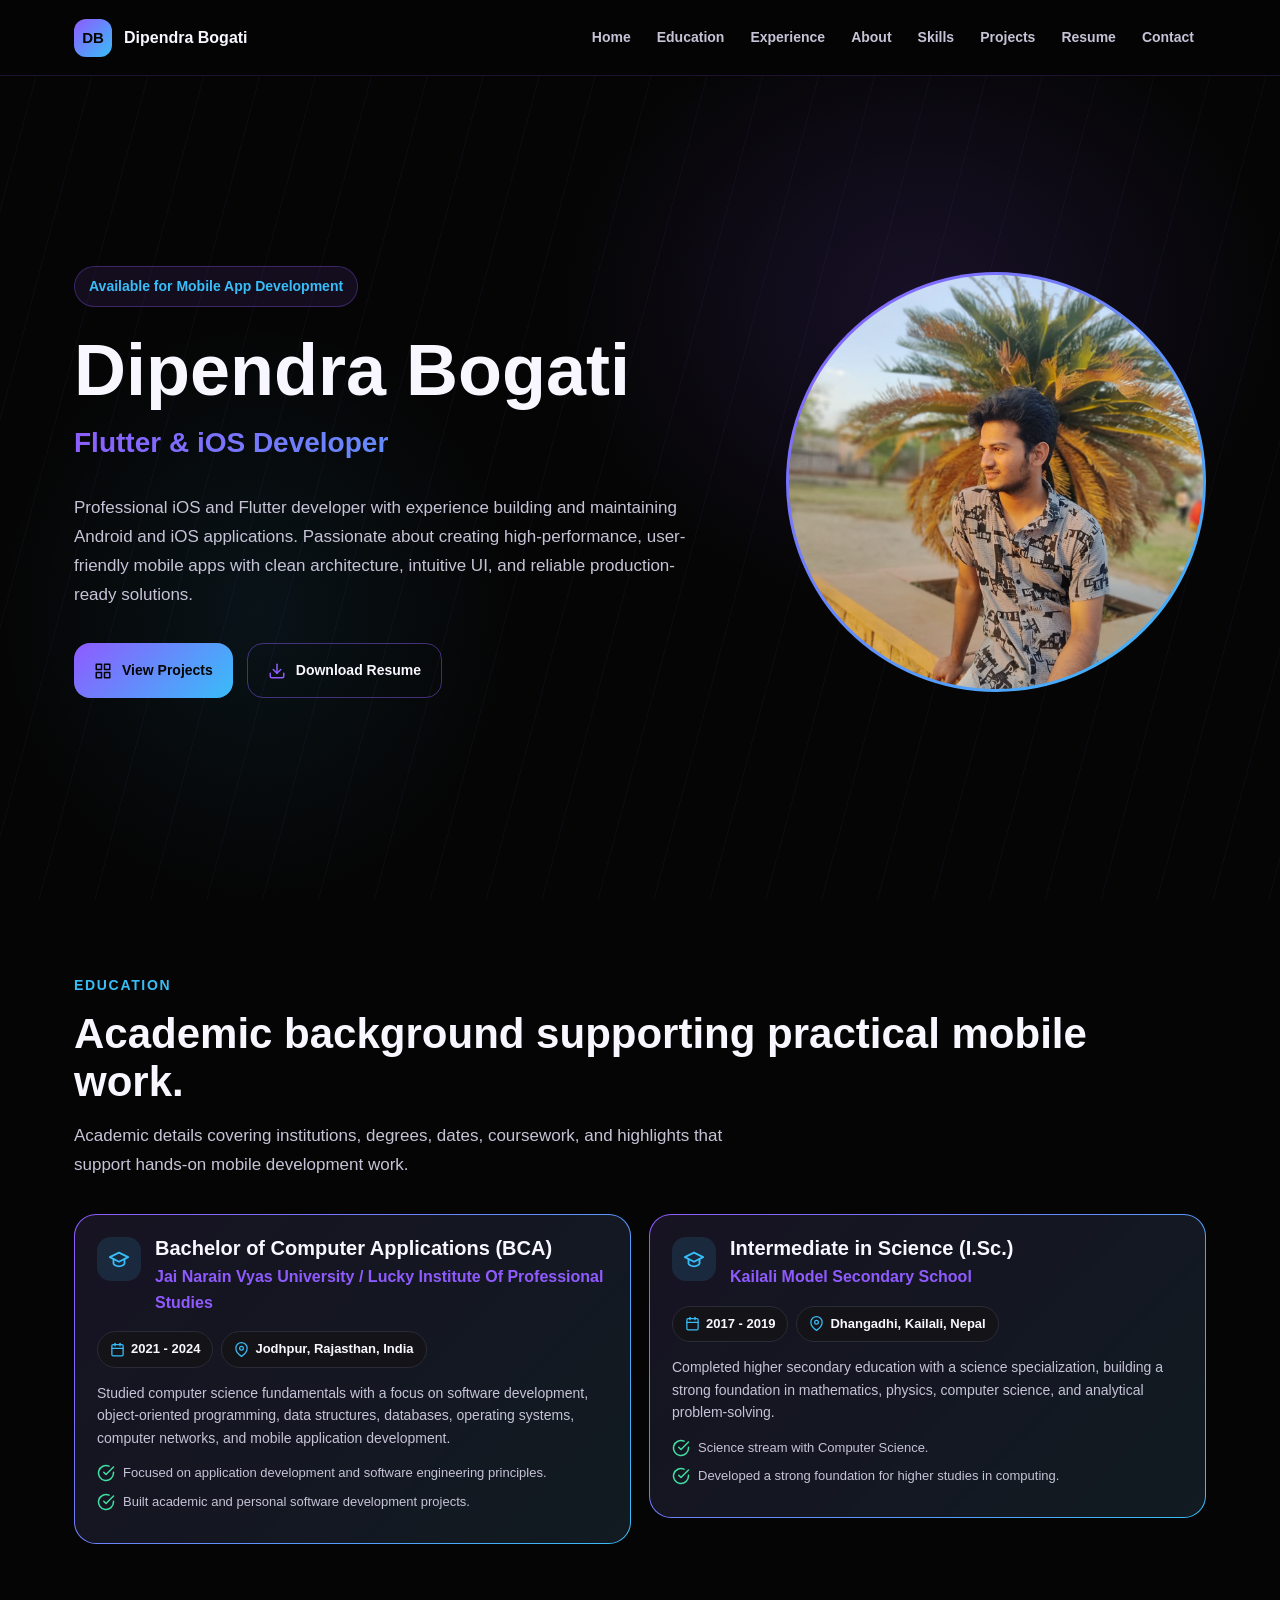
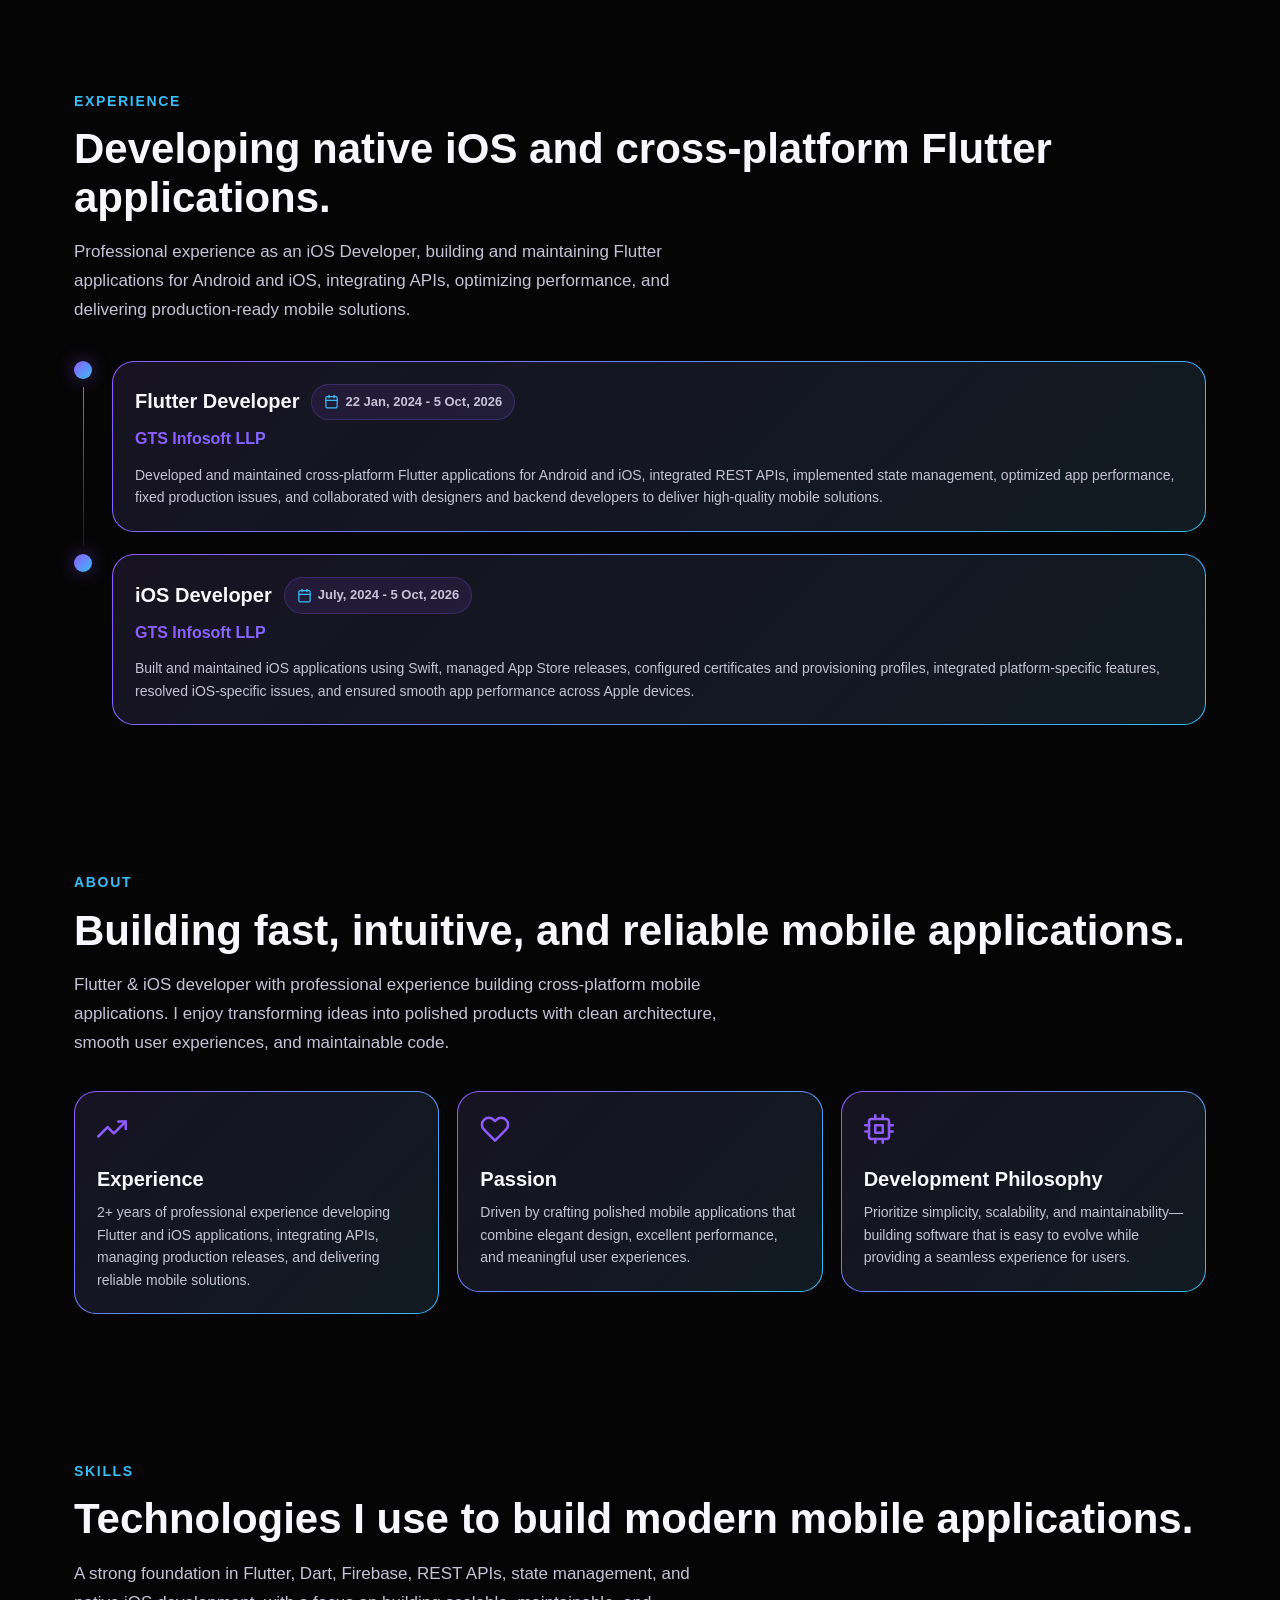
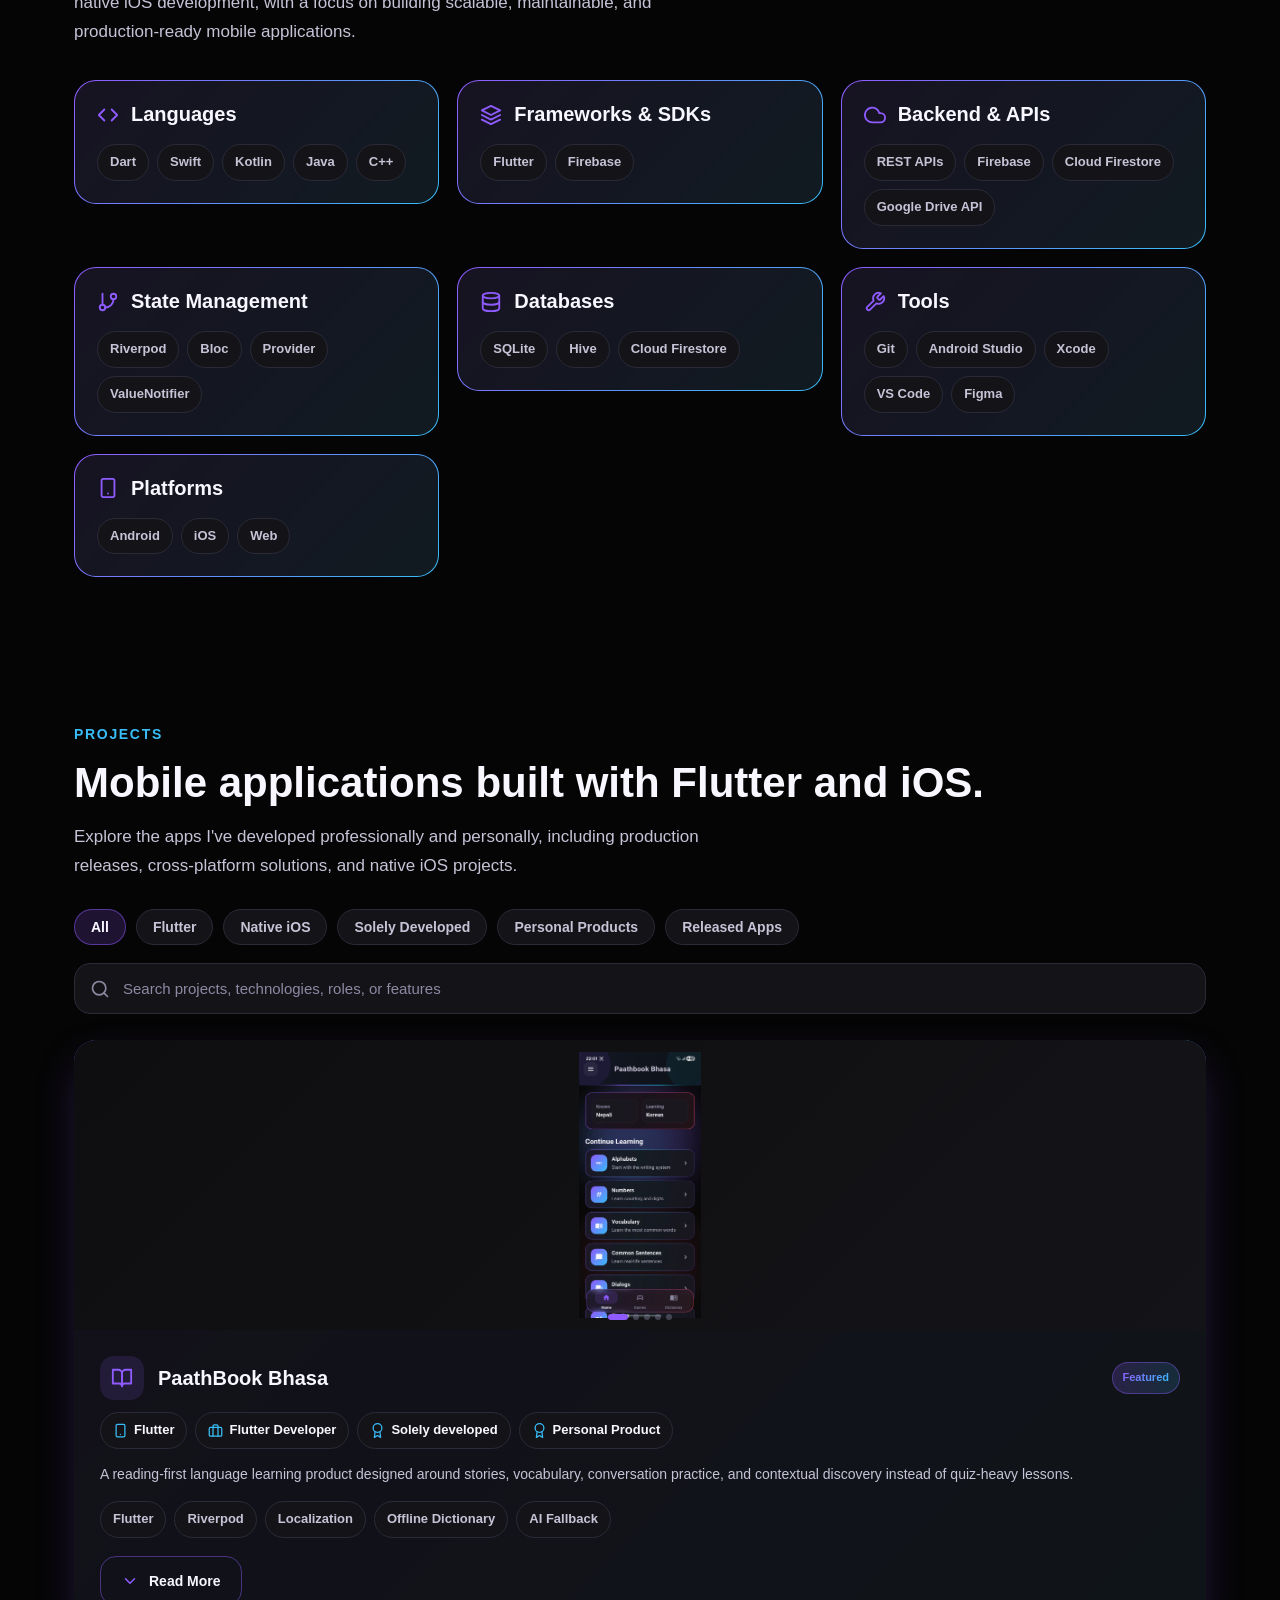
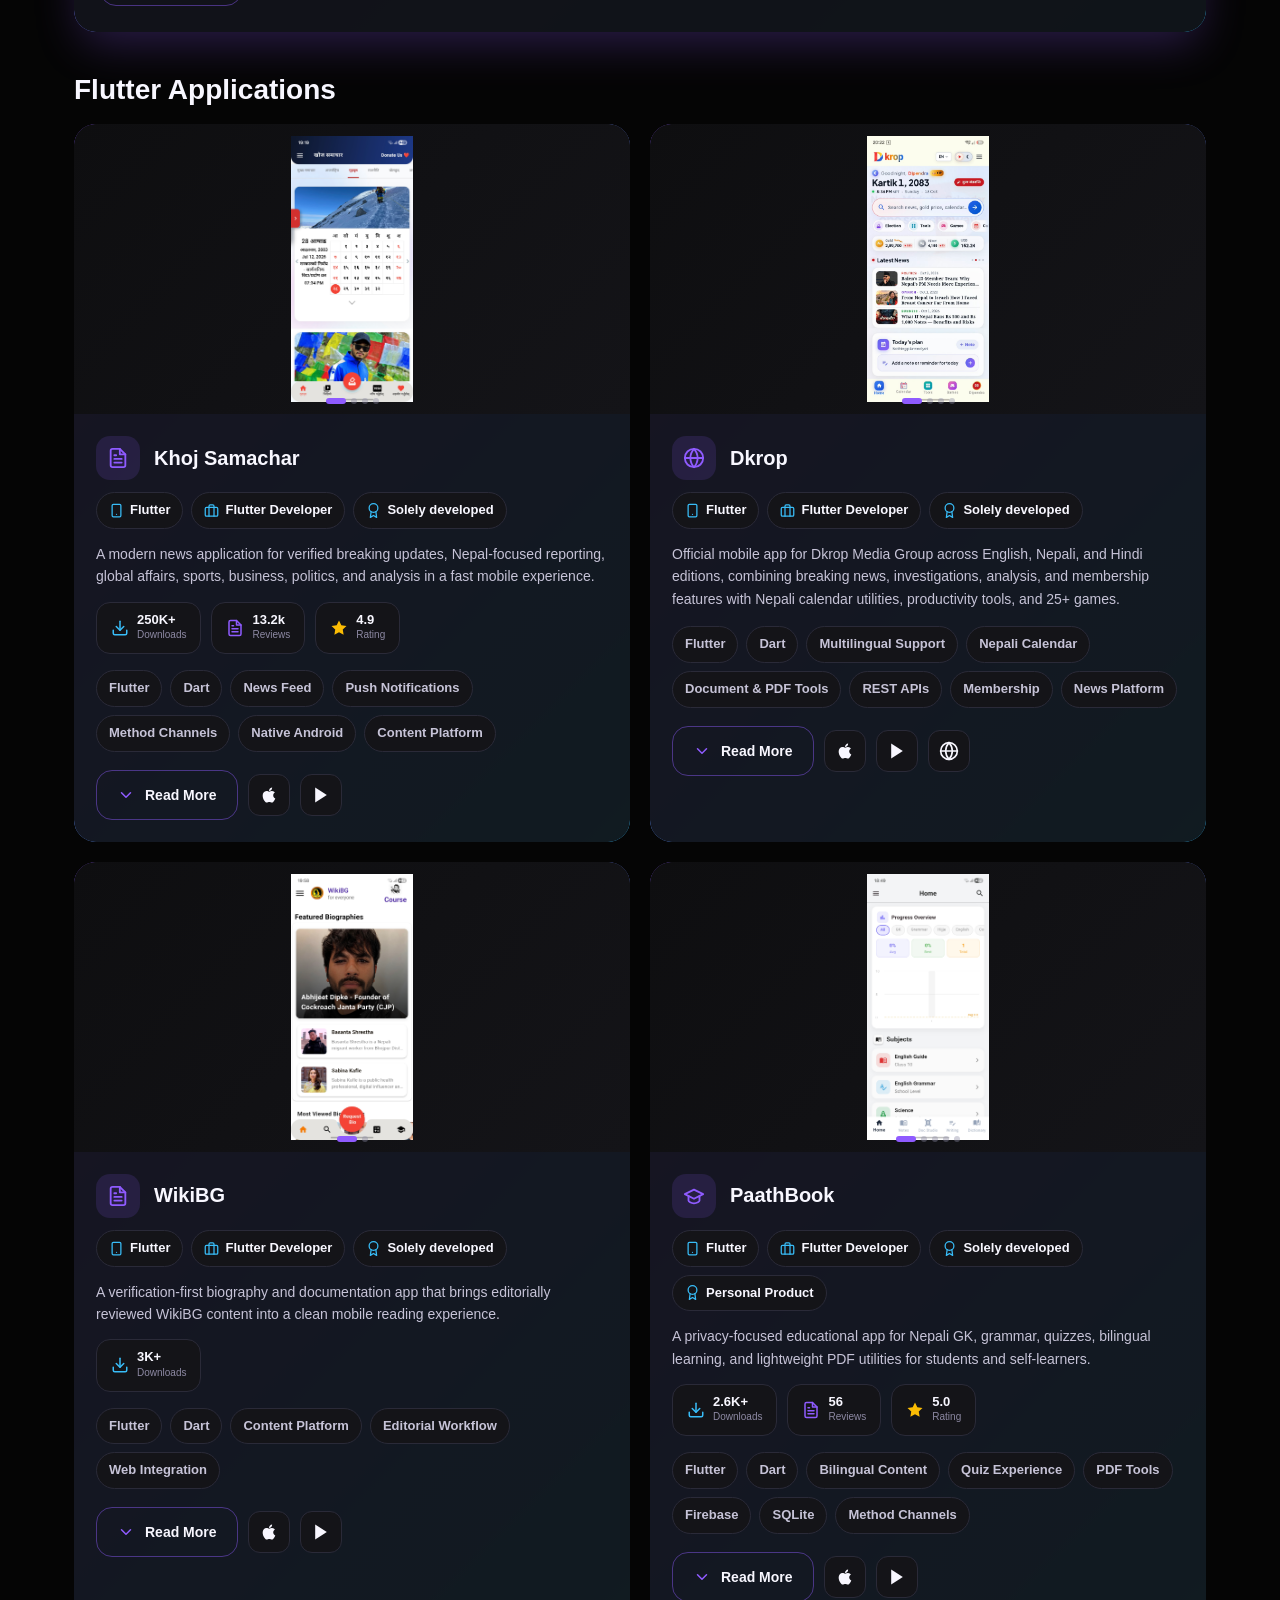
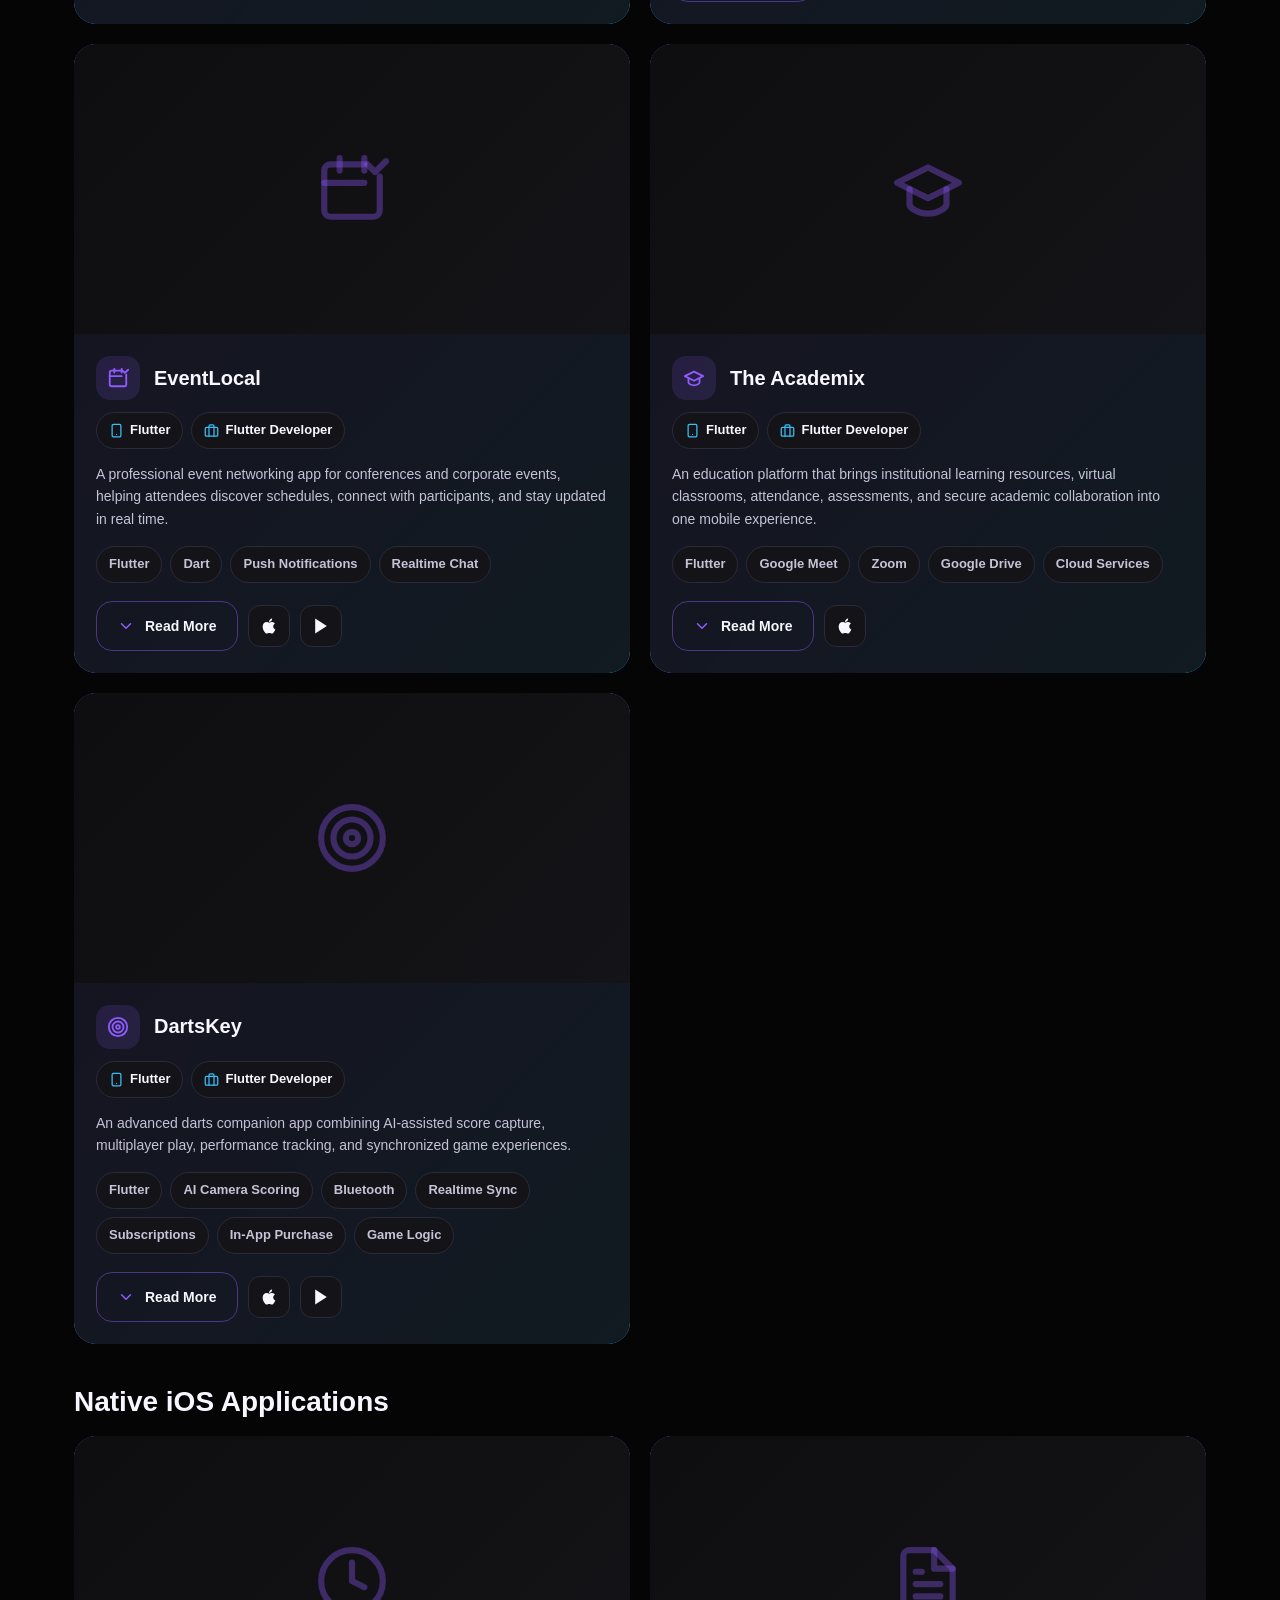
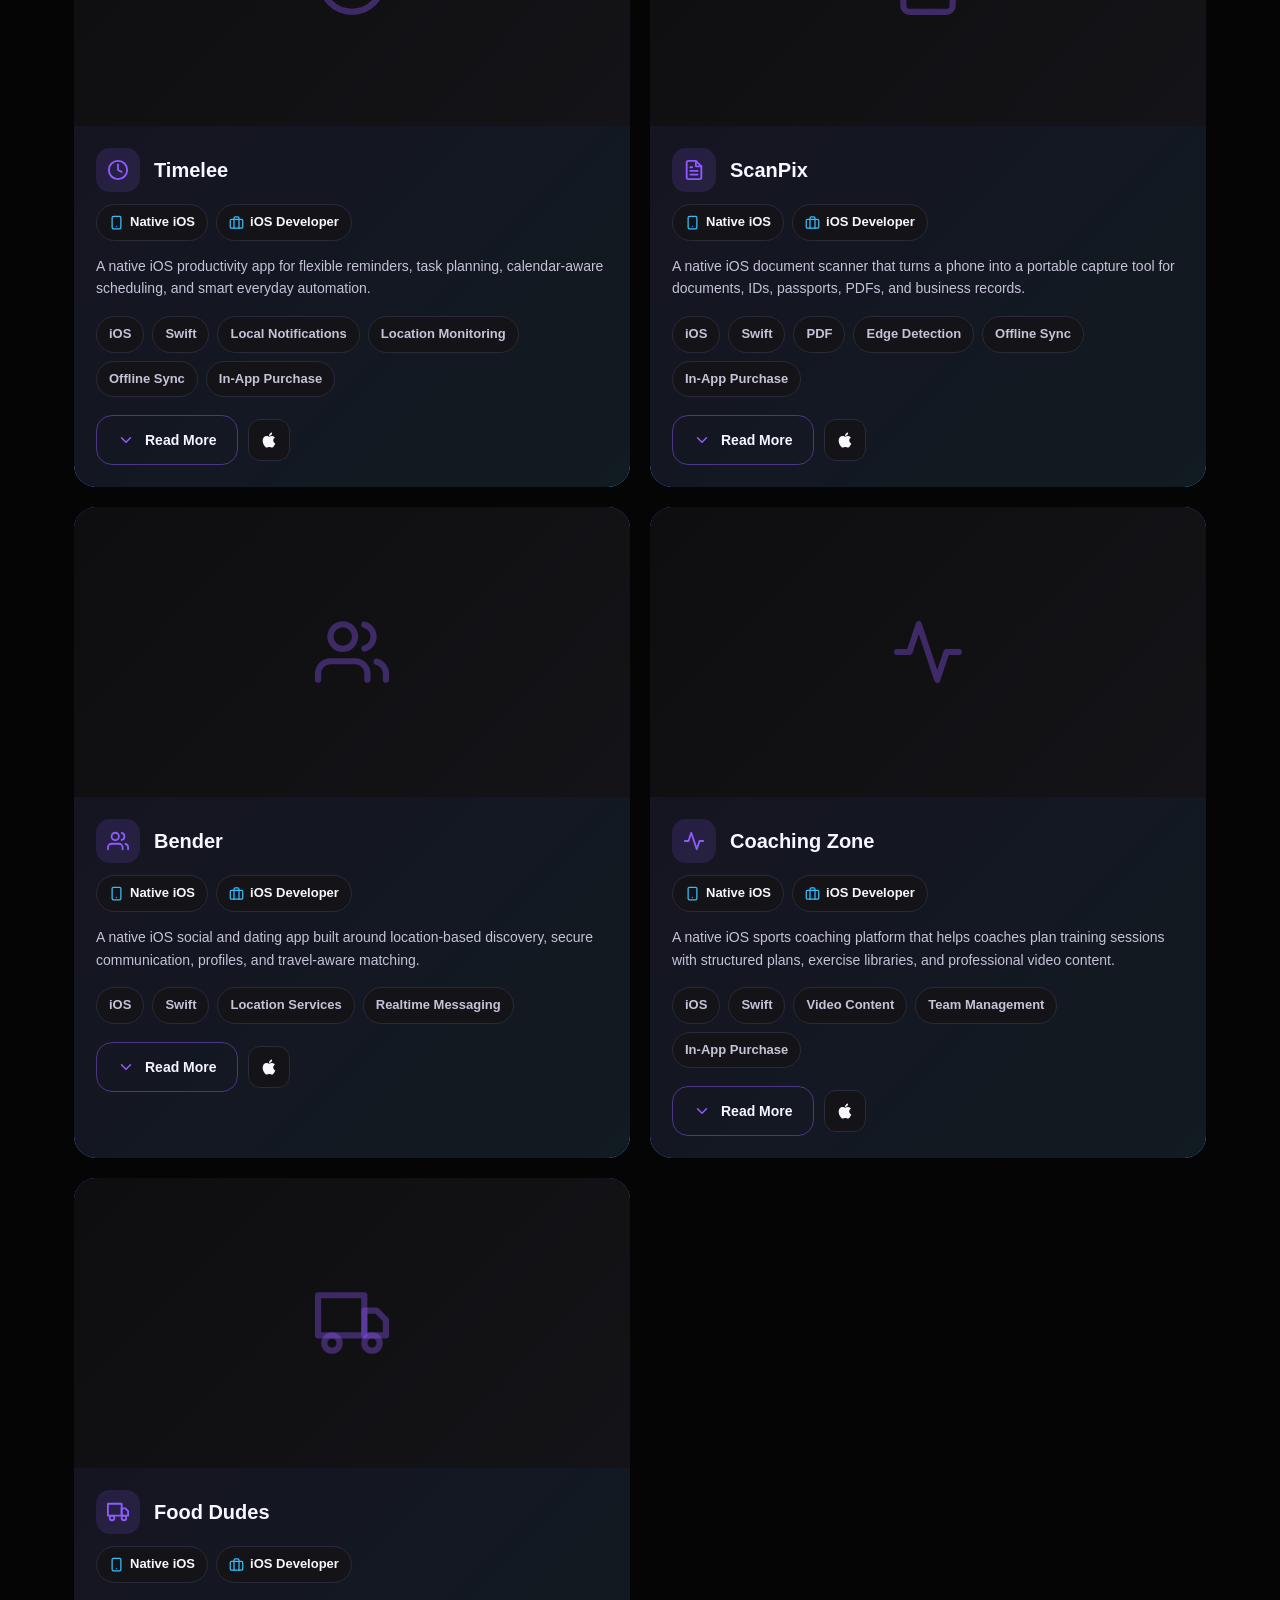
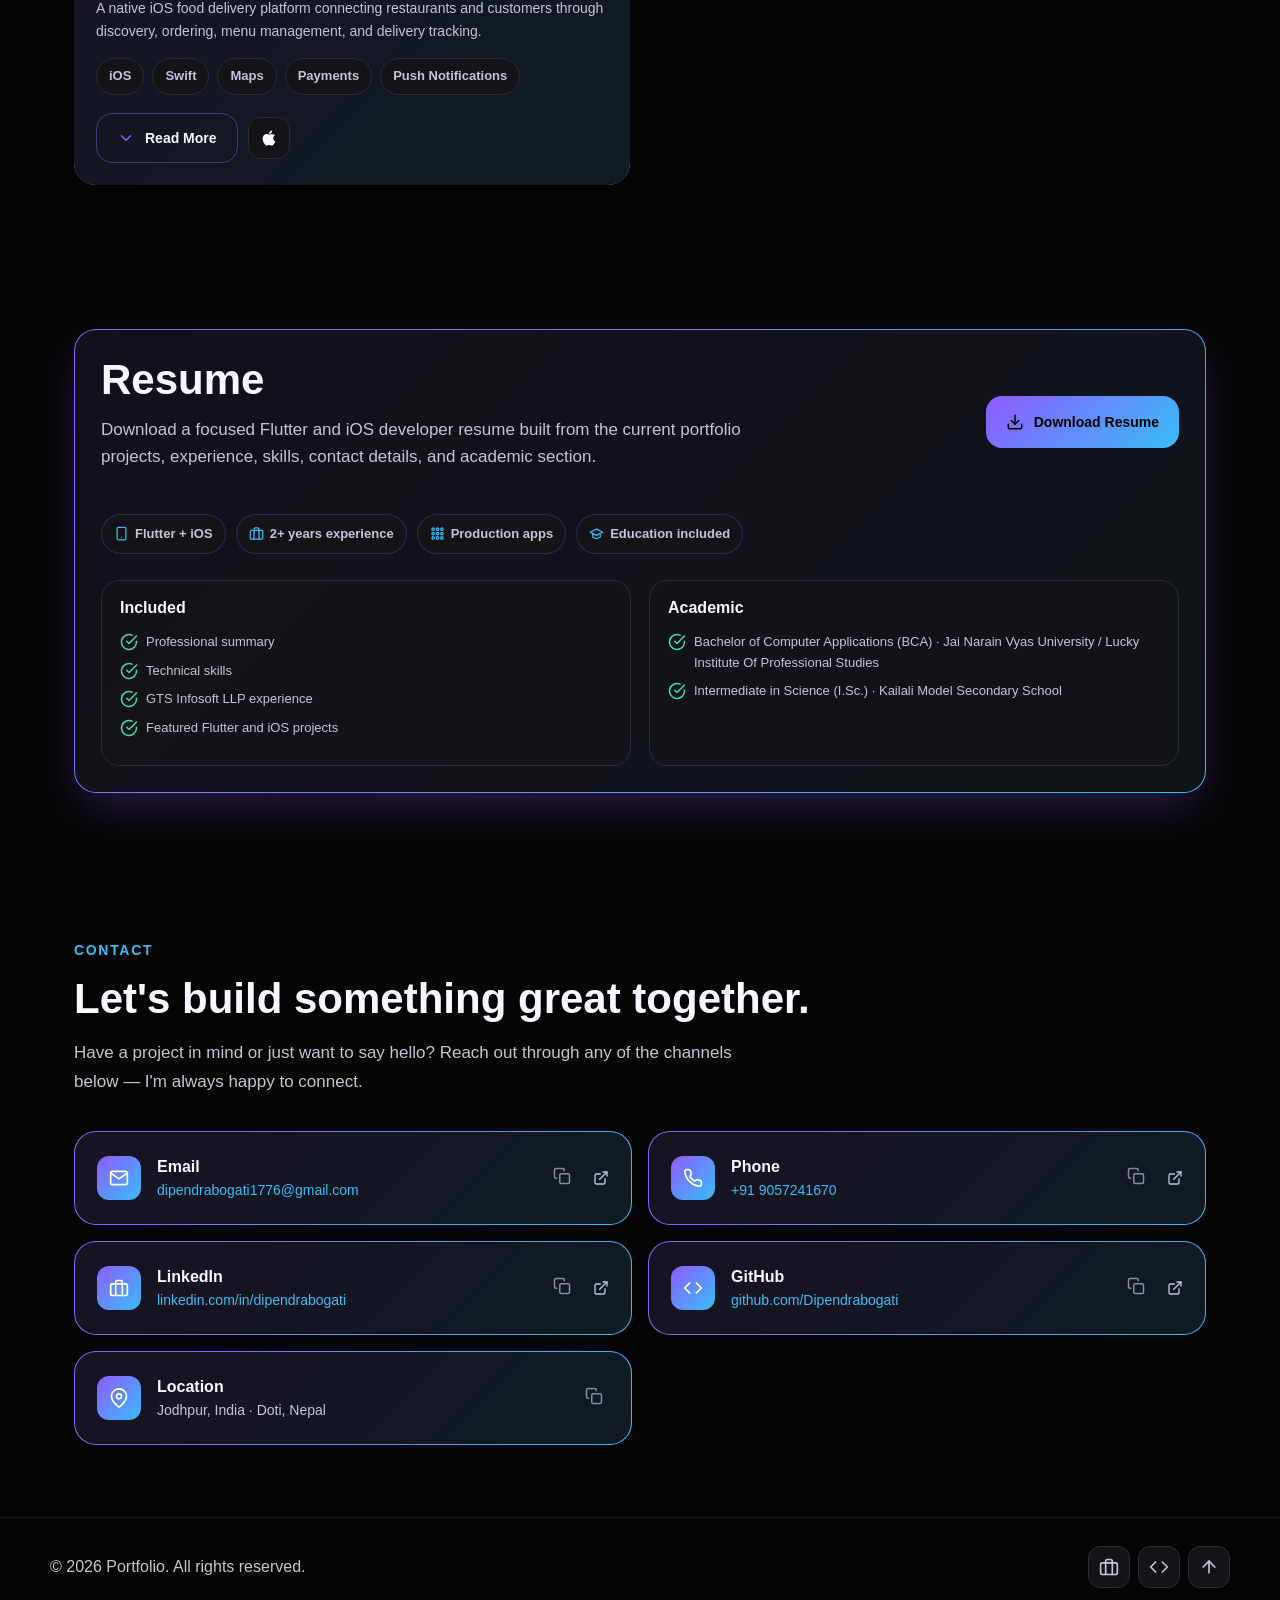
<file: port-folio/index.html>
<!DOCTYPE html>
<html lang="en">

<head>
  <meta charset="UTF-8" />
  <meta name="viewport" content="width=device-width, initial-scale=1.0" />
  <title>Dipendra Bogati — Flutter &amp; iOS Developer</title>
  <meta name="description"
    content="Flutter & iOS Developer — Dipendra Bogati's portfolio. Cross-platform mobile applications, production releases, and native iOS projects." />
  <link rel="icon" type="image/jpeg" href="favicon.jpeg" />
  <link rel="apple-touch-icon" href="favicon.jpeg" />
  <link rel="stylesheet" href="styles.css?v=3" />
</head>

<body>

  <!-- ============ SVG icon sprite (feather-style, self-contained) ============ -->
  <svg width="0" height="0" style="position:absolute" aria-hidden="true">
    <defs>
      <g id="s" fill="none" stroke="currentColor" stroke-width="2" stroke-linecap="round" stroke-linejoin="round"></g>
    </defs>
    <symbol id="i-menu" viewBox="0 0 24 24" fill="none" stroke="currentColor" stroke-width="2" stroke-linecap="round"
      stroke-linejoin="round">
      <line x1="3" y1="6" x2="21" y2="6" />
      <line x1="3" y1="12" x2="21" y2="12" />
      <line x1="3" y1="18" x2="21" y2="18" />
    </symbol>
    <symbol id="i-chevron-up" viewBox="0 0 24 24" fill="none" stroke="currentColor" stroke-width="2"
      stroke-linecap="round" stroke-linejoin="round">
      <polyline points="18 15 12 9 6 15" />
    </symbol>
    <symbol id="i-chevron-down" viewBox="0 0 24 24" fill="none" stroke="currentColor" stroke-width="2"
      stroke-linecap="round" stroke-linejoin="round">
      <polyline points="6 9 12 15 18 9" />
    </symbol>
    <symbol id="i-chevron-right" viewBox="0 0 24 24" fill="none" stroke="currentColor" stroke-width="2"
      stroke-linecap="round" stroke-linejoin="round">
      <polyline points="9 18 15 12 9 6" />
    </symbol>
    <symbol id="i-arrow-up" viewBox="0 0 24 24" fill="none" stroke="currentColor" stroke-width="2"
      stroke-linecap="round" stroke-linejoin="round">
      <line x1="12" y1="19" x2="12" y2="5" />
      <polyline points="5 12 12 5 19 12" />
    </symbol>
    <symbol id="i-download" viewBox="0 0 24 24" fill="none" stroke="currentColor" stroke-width="2"
      stroke-linecap="round" stroke-linejoin="round">
      <path d="M21 15v4a2 2 0 0 1-2 2H5a2 2 0 0 1-2-2v-4" />
      <polyline points="7 10 12 15 17 10" />
      <line x1="12" y1="15" x2="12" y2="3" />
    </symbol>
    <symbol id="i-grid" viewBox="0 0 24 24" fill="none" stroke="currentColor" stroke-width="2" stroke-linecap="round"
      stroke-linejoin="round">
      <rect x="3" y="3" width="7" height="7" />
      <rect x="14" y="3" width="7" height="7" />
      <rect x="14" y="14" width="7" height="7" />
      <rect x="3" y="14" width="7" height="7" />
    </symbol>
    <symbol id="i-search" viewBox="0 0 24 24" fill="none" stroke="currentColor" stroke-width="2" stroke-linecap="round"
      stroke-linejoin="round">
      <circle cx="11" cy="11" r="8" />
      <line x1="21" y1="21" x2="16.65" y2="16.65" />
    </symbol>
    <symbol id="i-search-off" viewBox="0 0 24 24" fill="none" stroke="currentColor" stroke-width="2"
      stroke-linecap="round" stroke-linejoin="round">
      <circle cx="11" cy="11" r="8" />
      <line x1="21" y1="21" x2="16.65" y2="16.65" />
      <line x1="8" y1="8" x2="14" y2="14" />
      <line x1="14" y1="8" x2="8" y2="14" />
    </symbol>
    <symbol id="i-tune" viewBox="0 0 24 24" fill="none" stroke="currentColor" stroke-width="2" stroke-linecap="round"
      stroke-linejoin="round">
      <line x1="4" y1="21" x2="4" y2="14" />
      <line x1="4" y1="10" x2="4" y2="3" />
      <line x1="12" y1="21" x2="12" y2="12" />
      <line x1="12" y1="8" x2="12" y2="3" />
      <line x1="20" y1="21" x2="20" y2="16" />
      <line x1="20" y1="12" x2="20" y2="3" />
      <line x1="1" y1="14" x2="7" y2="14" />
      <line x1="9" y1="8" x2="15" y2="8" />
      <line x1="17" y1="16" x2="23" y2="16" />
    </symbol>
    <symbol id="i-x" viewBox="0 0 24 24" fill="none" stroke="currentColor" stroke-width="2" stroke-linecap="round"
      stroke-linejoin="round">
      <line x1="18" y1="6" x2="6" y2="18" />
      <line x1="6" y1="6" x2="18" y2="18" />
    </symbol>
    <symbol id="i-smartphone" viewBox="0 0 24 24" fill="none" stroke="currentColor" stroke-width="2"
      stroke-linecap="round" stroke-linejoin="round">
      <rect x="5" y="2" width="14" height="20" rx="2" ry="2" />
      <line x1="12" y1="18" x2="12.01" y2="18" />
    </symbol>
    <symbol id="i-award" viewBox="0 0 24 24" fill="none" stroke="currentColor" stroke-width="2" stroke-linecap="round"
      stroke-linejoin="round">
      <circle cx="12" cy="8" r="7" />
      <polyline points="8.21 13.89 7 23 12 20 17 23 15.79 13.88" />
    </symbol>
    <symbol id="i-briefcase" viewBox="0 0 24 24" fill="none" stroke="currentColor" stroke-width="2"
      stroke-linecap="round" stroke-linejoin="round">
      <rect x="2" y="7" width="20" height="14" rx="2" ry="2" />
      <path d="M16 21V5a2 2 0 0 0-2-2h-4a2 2 0 0 0-2 2v16" />
    </symbol>
    <symbol id="i-check-circle" viewBox="0 0 24 24" fill="none" stroke="currentColor" stroke-width="2"
      stroke-linecap="round" stroke-linejoin="round">
      <path d="M22 11.08V12a10 10 0 1 1-5.93-9.14" />
      <polyline points="22 4 12 14.01 9 11.01" />
    </symbol>
    <symbol id="i-star" viewBox="0 0 24 24" fill="currentColor">
      <polygon points="12 2 15.09 8.26 22 9.27 17 14.14 18.18 21.02 12 17.77 5.82 21.02 7 14.14 2 9.27 8.91 8.26" />
    </symbol>
    <symbol id="i-external" viewBox="0 0 24 24" fill="none" stroke="currentColor" stroke-width="2"
      stroke-linecap="round" stroke-linejoin="round">
      <path d="M18 13v6a2 2 0 0 1-2 2H5a2 2 0 0 1-2-2V8a2 2 0 0 1 2-2h6" />
      <polyline points="15 3 21 3 21 9" />
      <line x1="10" y1="14" x2="21" y2="3" />
    </symbol>
    <symbol id="i-copy" viewBox="0 0 24 24" fill="none" stroke="currentColor" stroke-width="2" stroke-linecap="round"
      stroke-linejoin="round">
      <rect x="9" y="9" width="13" height="13" rx="2" ry="2" />
      <path d="M5 15H4a2 2 0 0 1-2-2V4a2 2 0 0 1 2-2h9a2 2 0 0 1 2 2v1" />
    </symbol>
    <symbol id="i-mail" viewBox="0 0 24 24" fill="none" stroke="currentColor" stroke-width="2" stroke-linecap="round"
      stroke-linejoin="round">
      <path d="M4 4h16c1.1 0 2 .9 2 2v12c0 1.1-.9 2-2 2H4c-1.1 0-2-.9-2-2V6c0-1.1.9-2 2-2z" />
      <polyline points="22,6 12,13 2,6" />
    </symbol>
    <symbol id="i-phone" viewBox="0 0 24 24" fill="none" stroke="currentColor" stroke-width="2" stroke-linecap="round"
      stroke-linejoin="round">
      <path
        d="M22 16.92v3a2 2 0 0 1-2.18 2 19.79 19.79 0 0 1-8.63-3.07 19.5 19.5 0 0 1-6-6 19.79 19.79 0 0 1-3.07-8.67A2 2 0 0 1 4.11 2h3a2 2 0 0 1 2 1.72 12.84 12.84 0 0 0 .7 2.81 2 2 0 0 1-.45 2.11L8.09 9.91a16 16 0 0 0 6 6l1.27-1.27a2 2 0 0 1 2.11-.45 12.84 12.84 0 0 0 2.81.7A2 2 0 0 1 22 16.92z" />
    </symbol>
    <symbol id="i-code" viewBox="0 0 24 24" fill="none" stroke="currentColor" stroke-width="2" stroke-linecap="round"
      stroke-linejoin="round">
      <polyline points="16 18 22 12 16 6" />
      <polyline points="8 6 2 12 8 18" />
    </symbol>
    <symbol id="i-map-pin" viewBox="0 0 24 24" fill="none" stroke="currentColor" stroke-width="2" stroke-linecap="round"
      stroke-linejoin="round">
      <path d="M21 10c0 7-9 13-9 13s-9-6-9-13a9 9 0 0 1 18 0z" />
      <circle cx="12" cy="10" r="3" />
    </symbol>
    <symbol id="i-calendar" viewBox="0 0 24 24" fill="none" stroke="currentColor" stroke-width="2"
      stroke-linecap="round" stroke-linejoin="round">
      <rect x="3" y="4" width="18" height="18" rx="2" ry="2" />
      <line x1="16" y1="2" x2="16" y2="6" />
      <line x1="8" y1="2" x2="8" y2="6" />
      <line x1="3" y1="10" x2="21" y2="10" />
    </symbol>
    <symbol id="i-book" viewBox="0 0 24 24" fill="none" stroke="currentColor" stroke-width="2" stroke-linecap="round"
      stroke-linejoin="round">
      <path d="M2 3h6a4 4 0 0 1 4 4v14a3 3 0 0 0-3-3H2z" />
      <path d="M22 3h-6a4 4 0 0 0-4 4v14a3 3 0 0 1 3-3h7z" />
    </symbol>
    <symbol id="i-file" viewBox="0 0 24 24" fill="none" stroke="currentColor" stroke-width="2" stroke-linecap="round"
      stroke-linejoin="round">
      <path d="M14 2H6a2 2 0 0 0-2 2v16a2 2 0 0 0 2 2h12a2 2 0 0 0 2-2V8z" />
      <polyline points="14 2 14 8 20 8" />
      <line x1="16" y1="13" x2="8" y2="13" />
      <line x1="16" y1="17" x2="8" y2="17" />
      <polyline points="10 9 9 9 8 9" />
    </symbol>
    <symbol id="i-trending" viewBox="0 0 24 24" fill="none" stroke="currentColor" stroke-width="2"
      stroke-linecap="round" stroke-linejoin="round">
      <polyline points="23 6 13.5 15.5 8.5 10.5 1 18" />
      <polyline points="17 6 23 6 23 12" />
    </symbol>
    <symbol id="i-heart" viewBox="0 0 24 24" fill="none" stroke="currentColor" stroke-width="2" stroke-linecap="round"
      stroke-linejoin="round">
      <path
        d="M20.84 4.61a5.5 5.5 0 0 0-7.78 0L12 5.67l-1.06-1.06a5.5 5.5 0 0 0-7.78 7.78l1.06 1.06L12 21.23l7.78-7.78 1.06-1.06a5.5 5.5 0 0 0 0-7.78z" />
    </symbol>
    <symbol id="i-cpu" viewBox="0 0 24 24" fill="none" stroke="currentColor" stroke-width="2" stroke-linecap="round"
      stroke-linejoin="round">
      <rect x="4" y="4" width="16" height="16" rx="2" />
      <rect x="9" y="9" width="6" height="6" />
      <line x1="9" y1="1" x2="9" y2="4" />
      <line x1="15" y1="1" x2="15" y2="4" />
      <line x1="9" y1="20" x2="9" y2="23" />
      <line x1="15" y1="20" x2="15" y2="23" />
      <line x1="20" y1="9" x2="23" y2="9" />
      <line x1="20" y1="14" x2="23" y2="14" />
      <line x1="1" y1="9" x2="4" y2="9" />
      <line x1="1" y1="14" x2="4" y2="14" />
    </symbol>
    <symbol id="i-layers" viewBox="0 0 24 24" fill="none" stroke="currentColor" stroke-width="2" stroke-linecap="round"
      stroke-linejoin="round">
      <polygon points="12 2 2 7 12 12 22 7 12 2" />
      <polyline points="2 17 12 22 22 17" />
      <polyline points="2 12 12 17 22 12" />
    </symbol>
    <symbol id="i-cloud" viewBox="0 0 24 24" fill="none" stroke="currentColor" stroke-width="2" stroke-linecap="round"
      stroke-linejoin="round">
      <path d="M18 10h-1.26A8 8 0 1 0 9 20h9a5 5 0 0 0 0-10z" />
    </symbol>
    <symbol id="i-branch" viewBox="0 0 24 24" fill="none" stroke="currentColor" stroke-width="2" stroke-linecap="round"
      stroke-linejoin="round">
      <line x1="6" y1="3" x2="6" y2="15" />
      <circle cx="18" cy="6" r="3" />
      <circle cx="6" cy="18" r="3" />
      <path d="M18 9a9 9 0 0 1-9 9" />
    </symbol>
    <symbol id="i-database" viewBox="0 0 24 24" fill="none" stroke="currentColor" stroke-width="2"
      stroke-linecap="round" stroke-linejoin="round">
      <ellipse cx="12" cy="5" rx="9" ry="3" />
      <path d="M21 12c0 1.66-4 3-9 3s-9-1.34-9-3" />
      <path d="M3 5v14c0 1.66 4 3 9 3s9-1.34 9-3V5" />
    </symbol>
    <symbol id="i-tool" viewBox="0 0 24 24" fill="none" stroke="currentColor" stroke-width="2" stroke-linecap="round"
      stroke-linejoin="round">
      <path
        d="M14.7 6.3a1 1 0 0 0 0 1.4l1.6 1.6a1 1 0 0 0 1.4 0l3.77-3.77a6 6 0 0 1-7.94 7.94l-6.91 6.91a2.12 2.12 0 0 1-3-3l6.91-6.91a6 6 0 0 1 7.94-7.94l-3.76 3.76z" />
    </symbol>
    <symbol id="i-target" viewBox="0 0 24 24" fill="none" stroke="currentColor" stroke-width="2" stroke-linecap="round"
      stroke-linejoin="round">
      <circle cx="12" cy="12" r="10" />
      <circle cx="12" cy="12" r="6" />
      <circle cx="12" cy="12" r="2" />
    </symbol>
    <symbol id="i-clock" viewBox="0 0 24 24" fill="none" stroke="currentColor" stroke-width="2" stroke-linecap="round"
      stroke-linejoin="round">
      <circle cx="12" cy="12" r="10" />
      <polyline points="12 6 12 12 16 14" />
    </symbol>
    <symbol id="i-users" viewBox="0 0 24 24" fill="none" stroke="currentColor" stroke-width="2" stroke-linecap="round"
      stroke-linejoin="round">
      <path d="M17 21v-2a4 4 0 0 0-4-4H5a4 4 0 0 0-4 4v2" />
      <circle cx="9" cy="7" r="4" />
      <path d="M23 21v-2a4 4 0 0 0-3-3.87" />
      <path d="M16 3.13a4 4 0 0 1 0 7.75" />
    </symbol>
    <symbol id="i-activity" viewBox="0 0 24 24" fill="none" stroke="currentColor" stroke-width="2"
      stroke-linecap="round" stroke-linejoin="round">
      <polyline points="22 12 18 12 15 21 9 3 6 12 2 12" />
    </symbol>
    <symbol id="i-truck" viewBox="0 0 24 24" fill="none" stroke="currentColor" stroke-width="2" stroke-linecap="round"
      stroke-linejoin="round">
      <rect x="1" y="3" width="15" height="13" />
      <polygon points="16 8 20 8 23 11 23 16 16 16 16 8" />
      <circle cx="5.5" cy="18.5" r="2.5" />
      <circle cx="18.5" cy="18.5" r="2.5" />
    </symbol>
    <symbol id="i-calendar-check" viewBox="0 0 24 24" fill="none" stroke="currentColor" stroke-width="2"
      stroke-linecap="round" stroke-linejoin="round">
      <path d="M21 8v11a2 2 0 0 1-2 2H5a2 2 0 0 1-2-2V6a2 2 0 0 1 2-2h11" />
      <line x1="16" y1="2" x2="16" y2="6" />
      <line x1="8" y1="2" x2="8" y2="6" />
      <line x1="3" y1="10" x2="16" y2="10" />
      <polyline points="17 4 19.5 6.5 23 3" />
    </symbol>
    <symbol id="i-globe" viewBox="0 0 24 24" fill="none" stroke="currentColor" stroke-width="2" stroke-linecap="round"
      stroke-linejoin="round">
      <circle cx="12" cy="12" r="10" />
      <line x1="2" y1="12" x2="22" y2="12" />
      <path d="M12 2a15.3 15.3 0 0 1 4 10 15.3 15.3 0 0 1-4 10 15.3 15.3 0 0 1-4-10 15.3 15.3 0 0 1 4-10z" />
    </symbol>
    <symbol id="i-graduation" viewBox="0 0 24 24" fill="none" stroke="currentColor" stroke-width="2"
      stroke-linecap="round" stroke-linejoin="round">
      <path d="M22 10L12 5 2 10l10 5 10-5z" />
      <path d="M6 12v5c0 1 2.5 3 6 3s6-2 6-3v-5" />
    </symbol>
    <symbol id="i-apple" viewBox="0 0 24 24" fill="currentColor">
      <path
        d="M17.05 20.28c-.98.95-2.05.8-3.08.35-1.09-.46-2.09-.48-3.24 0-1.44.62-2.2.44-3.06-.35C2.79 15.25 3.51 7.59 9.05 7.31c1.35.07 2.29.74 3.08.8 1.18-.24 2.31-.93 3.57-.84 1.51.12 2.65.72 3.4 1.8-3.12 1.87-2.38 5.98.48 7.13-.57 1.5-1.31 2.99-2.54 4.09l.01-.01zM12.03 7.25c-.15-2.23 1.66-4.07 3.74-4.25.29 2.58-2.34 4.5-3.74 4.25z" />
    </symbol>
    <symbol id="i-play" viewBox="0 0 24 24" fill="currentColor">
      <polygon points="5 3 19 12 5 21 5 3" />
    </symbol>
    <symbol id="i-apps" viewBox="0 0 24 24" fill="none" stroke="currentColor" stroke-width="2" stroke-linecap="round"
      stroke-linejoin="round">
      <circle cx="5" cy="5" r="2" />
      <circle cx="12" cy="5" r="2" />
      <circle cx="19" cy="5" r="2" />
      <circle cx="5" cy="12" r="2" />
      <circle cx="12" cy="12" r="2" />
      <circle cx="19" cy="12" r="2" />
      <circle cx="5" cy="19" r="2" />
      <circle cx="12" cy="19" r="2" />
      <circle cx="19" cy="19" r="2" />
    </symbol>
  </svg>

  <!-- ============ Navigation ============ -->
  <header class="nav">
    <div class="nav-inner">
      <a class="logo" href="#home"><span class="logo-mark">DB</span><span class="logo-name">Dipendra Bogati</span></a>
      <nav class="nav-links">
        <a href="#home">Home</a>
        <a href="#education">Education</a>
        <a href="#experience">Experience</a>
        <a href="#about">About</a>
        <a href="#skills">Skills</a>
        <a href="#projects">Projects</a>
        <a href="#resume">Resume</a>
        <a href="#contact">Contact</a>
      </nav>
      <button class="nav-toggle" id="navToggle" aria-label="Open menu"><svg class="icon">
          <use href="#i-menu" />
        </svg></button>
    </div>
  </header>

  <div class="drawer-backdrop" id="drawerBackdrop"></div>
  <aside class="drawer" id="drawer">
    <a class="logo" href="#home"><span class="logo-mark">DB</span><span class="logo-name">Dipendra Bogati</span></a>
    <ul class="drawer-links">
      <li><a href="#home">Home <svg class="icon">
            <use href="#i-chevron-right" />
          </svg></a></li>
      <li><a href="#education">Education <svg class="icon">
            <use href="#i-chevron-right" />
          </svg></a></li>
      <li><a href="#experience">Experience <svg class="icon">
            <use href="#i-chevron-right" />
          </svg></a></li>
      <li><a href="#about">About <svg class="icon">
            <use href="#i-chevron-right" />
          </svg></a></li>
      <li><a href="#skills">Skills <svg class="icon">
            <use href="#i-chevron-right" />
          </svg></a></li>
      <li><a href="#projects">Projects <svg class="icon">
            <use href="#i-chevron-right" />
          </svg></a></li>
      <li><a href="#resume">Resume <svg class="icon">
            <use href="#i-chevron-right" />
          </svg></a></li>
      <li><a href="#contact">Contact <svg class="icon">
            <use href="#i-chevron-right" />
          </svg></a></li>
    </ul>
  </aside>

  <main>
    <!-- ============ Hero ============ -->
    <section id="home" class="hero">
      <div class="hero-bg"></div>
      <div class="hero-inner">
        <div class="hero-copy reveal">
          <span class="badge-available">Available for Mobile App Development</span>
          <h1>Dipendra Bogati</h1>
          <p class="hero-role gradient-text">Flutter &amp; iOS Developer</p>
          <p class="hero-desc">Professional iOS and Flutter developer with experience building and maintaining Android
            and iOS applications. Passionate about creating high-performance, user-friendly mobile apps with clean
            architecture, intuitive UI, and reliable production-ready solutions.</p>
          <div class="hero-actions">
            <a class="btn" href="#projects"><svg class="icon">
                <use href="#i-grid" />
              </svg>View Projects</a>
            <a class="btn outlined" href="assets/resume/dipendra_bogati_resume.pdf" download><svg class="icon">
                <use href="#i-download" />
              </svg>Download Resume</a>
          </div>
        </div>
        <div class="profile reveal" style="--reveal-delay:160ms">
          <img src="assets/my_image.jpeg" alt="Dipendra Bogati" loading="eager" width="420" height="420" />
        </div>
      </div>
    </section>

    <!-- ============ Education ============ -->
    <section id="education" class="section">
      <div class="section-header reveal">
        <span class="eyebrow">Education</span>
        <h2>Academic background supporting practical mobile work.</h2>
        <p class="lead">Academic details covering institutions, degrees, dates, coursework, and highlights that support
          hands-on mobile development work.</p>
      </div>
      <div class="grid grid-2" style="margin-top:34px">
        <div class="reveal">
          <div class="card hover-lift">
            <div class="card-inner">
              <div class="edu-head">
                <div class="edu-badge"><svg class="icon">
                    <use href="#i-graduation" />
                  </svg></div>
                <div>
                  <h3>Bachelor of Computer Applications (BCA)</h3>
                  <div class="edu-inst">Jai Narain Vyas University / Lucky Institute Of Professional Studies</div>
                </div>
              </div>
              <div class="edu-meta">
                <span class="chip solid"><svg class="icon">
                    <use href="#i-calendar" />
                  </svg>2021 - 2024</span>
                <span class="chip solid"><svg class="icon">
                    <use href="#i-map-pin" />
                  </svg>Jodhpur, Rajasthan, India</span>
              </div>
              <p class="edu-desc">Studied computer science fundamentals with a focus on software development,
                object-oriented programming, data structures, databases, operating systems, computer networks, and
                mobile application development.</p>
              <ul class="bullet-list">
                <li><svg class="icon">
                    <use href="#i-check-circle" />
                  </svg>Focused on application development and software engineering principles.</li>
                <li><svg class="icon">
                    <use href="#i-check-circle" />
                  </svg>Built academic and personal software development projects.</li>
              </ul>
            </div>
          </div>
        </div>
        <div class="reveal" style="--reveal-delay:90ms">
          <div class="card hover-lift">
            <div class="card-inner">
              <div class="edu-head">
                <div class="edu-badge"><svg class="icon">
                    <use href="#i-graduation" />
                  </svg></div>
                <div>
                  <h3>Intermediate in Science (I.Sc.)</h3>
                  <div class="edu-inst">Kailali Model Secondary School</div>
                </div>
              </div>
              <div class="edu-meta">
                <span class="chip solid"><svg class="icon">
                    <use href="#i-calendar" />
                  </svg>2017 - 2019</span>
                <span class="chip solid"><svg class="icon">
                    <use href="#i-map-pin" />
                  </svg>Dhangadhi, Kailali, Nepal</span>
              </div>
              <p class="edu-desc">Completed higher secondary education with a science specialization, building a strong
                foundation in mathematics, physics, computer science, and analytical problem-solving.</p>
              <ul class="bullet-list">
                <li><svg class="icon">
                    <use href="#i-check-circle" />
                  </svg>Science stream with Computer Science.</li>
                <li><svg class="icon">
                    <use href="#i-check-circle" />
                  </svg>Developed a strong foundation for higher studies in computing.</li>
              </ul>
            </div>
          </div>
        </div>
      </div>
    </section>

    <!-- ============ Experience ============ -->
    <section id="experience" class="section">
      <div class="section-header reveal">
        <span class="eyebrow">Experience</span>
        <h2>Developing native iOS and cross-platform Flutter applications.</h2>
        <p class="lead">Professional experience as an iOS Developer, building and maintaining Flutter applications for
          Android and iOS, integrating APIs, optimizing performance, and delivering production-ready mobile solutions.
        </p>
      </div>
      <div class="timeline">
        <div class="timeline-item reveal">
          <div class="timeline-rail"><span class="timeline-dot"></span><span class="timeline-line"></span></div>
          <div class="timeline-body">
            <div class="card">
              <div class="card-inner">
                <div class="timeline-head">
                  <h3>Flutter Developer</h3><span class="chip duration"><svg class="icon">
                      <use href="#i-calendar" />
                    </svg>22 Jan, 2024 - 5 Oct, 2026</span>
                </div>
                <div class="company gradient-text">GTS Infosoft LLP</div>
                <p>Developed and maintained cross-platform Flutter applications for Android and iOS, integrated REST
                  APIs, implemented state management, optimized app performance, fixed production issues, and
                  collaborated with designers and backend developers to deliver high-quality mobile solutions.</p>
              </div>
            </div>
          </div>
        </div>
        <div class="timeline-item reveal" style="--reveal-delay:110ms">
          <div class="timeline-rail"><span class="timeline-dot"></span></div>
          <div class="timeline-body">
            <div class="card">
              <div class="card-inner">
                <div class="timeline-head">
                  <h3>iOS Developer</h3><span class="chip duration"><svg class="icon">
                      <use href="#i-calendar" />
                    </svg>July, 2024 - 5 Oct, 2026</span>
                </div>
                <div class="company gradient-text">GTS Infosoft LLP</div>
                <p>Built and maintained iOS applications using Swift, managed App Store releases, configured
                  certificates and provisioning profiles, integrated platform-specific features, resolved iOS-specific
                  issues, and ensured smooth app performance across Apple devices.</p>
              </div>
            </div>
          </div>
        </div>
      </div>
    </section>

    <!-- ============ About ============ -->
    <section id="about" class="section">
      <div class="section-header reveal">
        <span class="eyebrow">About</span>
        <h2>Building fast, intuitive, and reliable mobile applications.</h2>
        <p class="lead">Flutter &amp; iOS developer with professional experience building cross-platform mobile
          applications. I enjoy transforming ideas into polished products with clean architecture, smooth user
          experiences, and maintainable code.</p>
      </div>
      <div class="grid grid-3" style="margin-top:34px">
        <div class="reveal">
          <div class="card hover-lift">
            <div class="card-inner info-card">
              <svg class="icon icon-lg">
                <use href="#i-trending" />
              </svg>
              <h3>Experience</h3>
              <p>2+ years of professional experience developing Flutter and iOS applications, integrating APIs, managing
                production releases, and delivering reliable mobile solutions.</p>
            </div>
          </div>
        </div>
        <div class="reveal" style="--reveal-delay:90ms">
          <div class="card hover-lift">
            <div class="card-inner info-card">
              <svg class="icon icon-lg">
                <use href="#i-heart" />
              </svg>
              <h3>Passion</h3>
              <p>Driven by crafting polished mobile applications that combine elegant design, excellent performance, and
                meaningful user experiences.</p>
            </div>
          </div>
        </div>
        <div class="reveal" style="--reveal-delay:180ms">
          <div class="card hover-lift">
            <div class="card-inner info-card">
              <svg class="icon icon-lg">
                <use href="#i-cpu" />
              </svg>
              <h3>Development Philosophy</h3>
              <p>Prioritize simplicity, scalability, and maintainability—building software that is easy to evolve while
                providing a seamless experience for users.</p>
            </div>
          </div>
        </div>
      </div>
    </section>

    <!-- ============ Skills ============ -->
    <section id="skills" class="section">
      <div class="section-header reveal">
        <span class="eyebrow">Skills</span>
        <h2>Technologies I use to build modern mobile applications.</h2>
        <p class="lead">A strong foundation in Flutter, Dart, Firebase, REST APIs, state management, and native iOS
          development, with a focus on building scalable, maintainable, and production-ready mobile applications.</p>
      </div>
      <div class="grid grid-3" id="skillsGrid" style="margin-top:34px"></div>
    </section>

    <!-- ============ Projects ============ -->
    <section id="projects" class="section">
      <div class="section-header reveal">
        <span class="eyebrow">Projects</span>
        <h2>Mobile applications built with Flutter and iOS.</h2>
        <p class="lead">Explore the apps I've developed professionally and personally, including production releases,
          cross-platform solutions, and native iOS projects.</p>
      </div>
      <div class="filters" id="filters"></div>
      <div class="search-wrap">
        <svg class="icon icon-left">
          <use href="#i-search" />
        </svg>
        <input type="text" id="projectSearch" placeholder="Search projects, technologies, roles, or features" />
        <button class="search-clear" id="searchClear" aria-label="Clear search"><svg class="icon">
            <use href="#i-x" />
          </svg></button>
      </div>
      <div id="projectsOutput"></div>
    </section>

    <!-- ============ Resume ============ -->
    <section id="resume" class="section">
      <div class="card highlighted reveal">
        <div class="card-inner" style="padding:26px">
          <div class="resume-top">
            <div class="resume-copy">
              <h2>Resume</h2>
              <p>Download a focused Flutter and iOS developer resume built from the current portfolio projects,
                experience, skills, contact details, and academic section.</p>
            </div>
            <a class="btn" href="assets/resume/dipendra_bogati_resume.pdf" download><svg class="icon">
                <use href="#i-download" />
              </svg>Download Resume</a>
          </div>
          <div class="resume-pills">
            <span class="chip"><svg class="icon">
                <use href="#i-smartphone" />
              </svg>Flutter + iOS</span>
            <span class="chip"><svg class="icon">
                <use href="#i-briefcase" />
              </svg>2+ years experience</span>
            <span class="chip"><svg class="icon">
                <use href="#i-apps" />
              </svg>Production apps</span>
            <span class="chip"><svg class="icon">
                <use href="#i-graduation" />
              </svg>Education included</span>
          </div>
          <div class="resume-cols">
            <div class="resume-col">
              <h4>Included</h4>
              <ul class="bullet-list">
                <li><svg class="icon">
                    <use href="#i-check-circle" />
                  </svg>Professional summary</li>
                <li><svg class="icon">
                    <use href="#i-check-circle" />
                  </svg>Technical skills</li>
                <li><svg class="icon">
                    <use href="#i-check-circle" />
                  </svg>GTS Infosoft LLP experience</li>
                <li><svg class="icon">
                    <use href="#i-check-circle" />
                  </svg>Featured Flutter and iOS projects</li>
              </ul>
            </div>
            <div class="resume-col">
              <h4>Academic</h4>
              <ul class="bullet-list">
                <li><svg class="icon">
                    <use href="#i-check-circle" />
                  </svg>Bachelor of Computer Applications (BCA) · Jai Narain Vyas University / Lucky Institute Of
                  Professional Studies</li>
                <li><svg class="icon">
                    <use href="#i-check-circle" />
                  </svg>Intermediate in Science (I.Sc.) · Kailali Model Secondary School</li>
              </ul>
            </div>
          </div>
        </div>
      </div>
    </section>

    <!-- ============ Contact ============ -->
    <section id="contact" class="section">
      <div class="section-header reveal">
        <span class="eyebrow">Contact</span>
        <h2>Let's build something great together.</h2>
        <p class="lead">Have a project in mind or just want to say hello? Reach out through any of the channels below —
          I'm always happy to connect.</p>
      </div>
      <div class="contact-grid" id="contactGrid"></div>
    </section>
  </main>

  <!-- ============ Footer ============ -->
  <footer class="footer">
    <div class="footer-inner">
      <span>© 2026 Portfolio. All rights reserved.</span>
      <div class="footer-social">
        <a class="icon-btn" href="https://www.linkedin.com/in/dipendrabogati/" target="_blank" rel="noopener"
          aria-label="LinkedIn"><svg class="icon">
            <use href="#i-briefcase" />
          </svg></a>
        <a class="icon-btn" href="https://github.com/Dipendrabogati" target="_blank" rel="noopener"
          aria-label="GitHub"><svg class="icon">
            <use href="#i-code" />
          </svg></a>
        <a class="icon-btn" href="#home" aria-label="Back to top"><svg class="icon">
            <use href="#i-arrow-up" />
          </svg></a>
      </div>
    </div>
  </footer>

  <script src="script.js?v=3"></script>
</body>

</html>
</file>
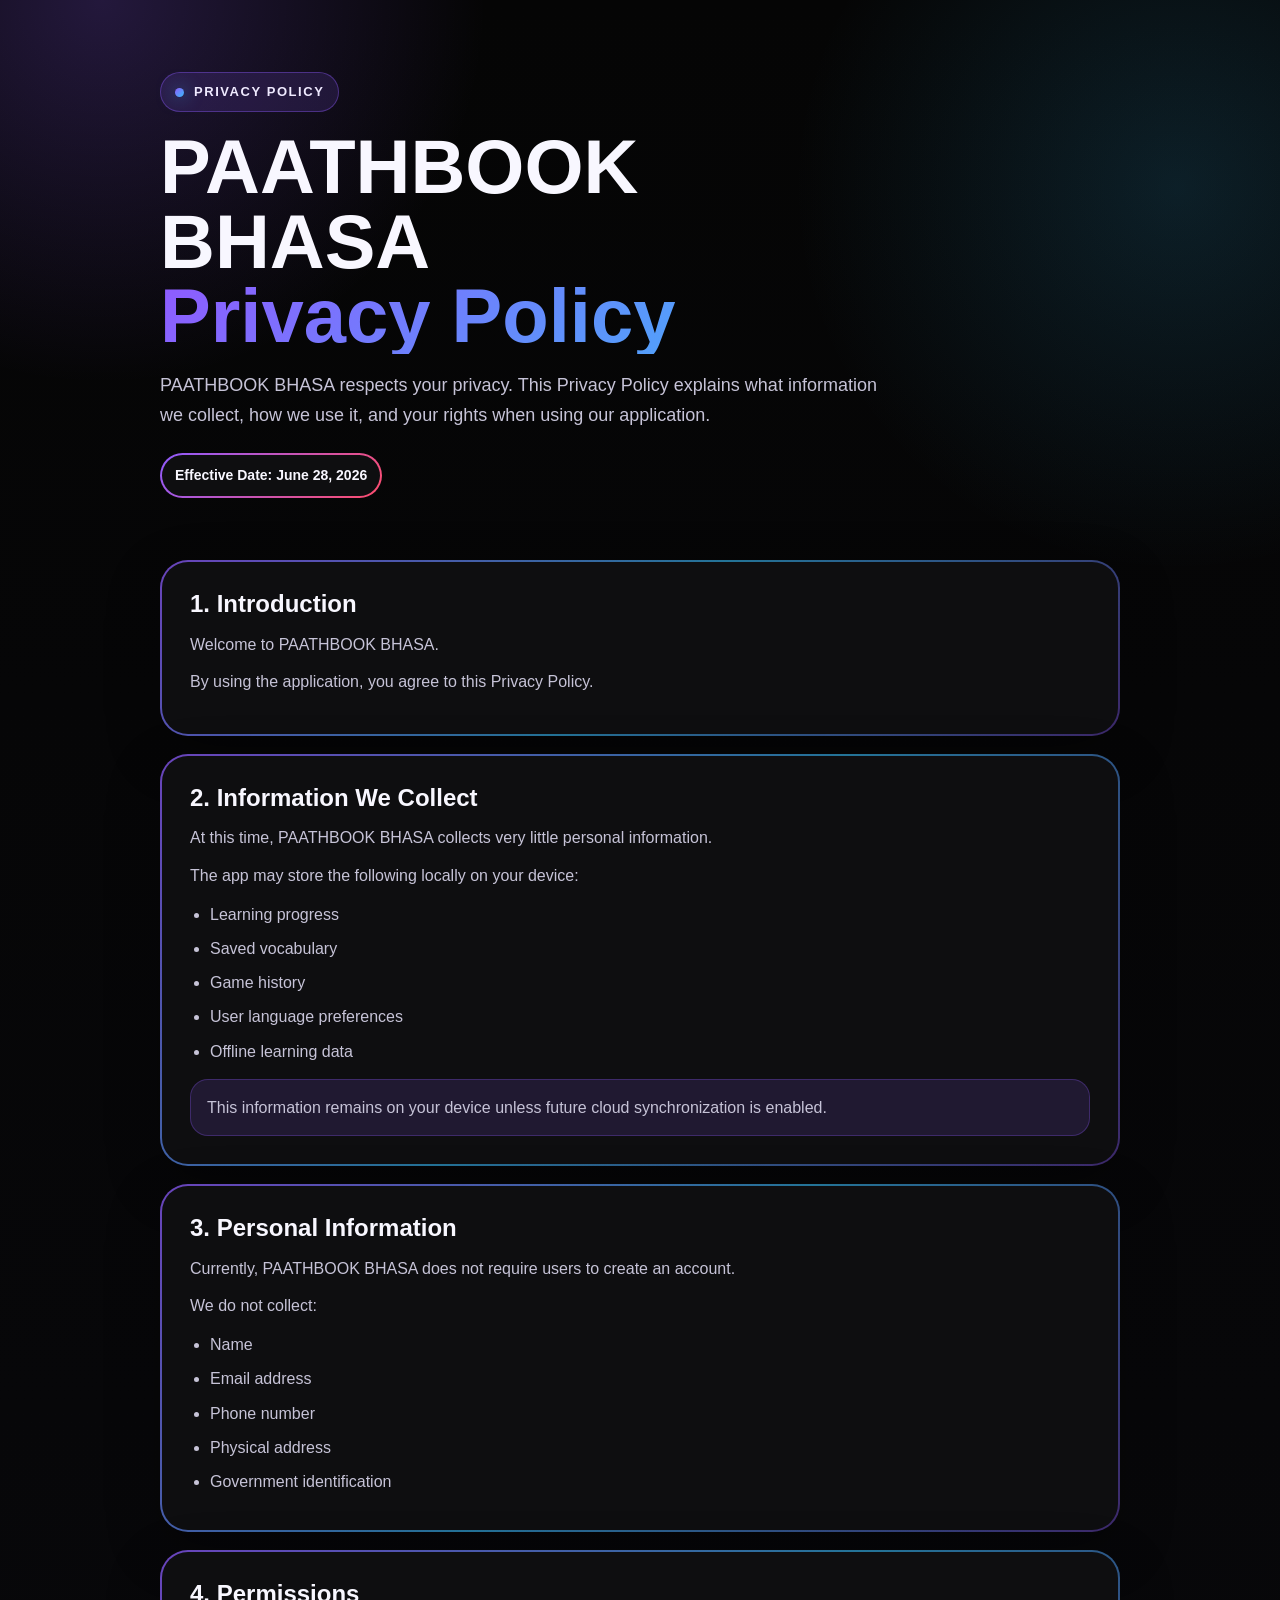
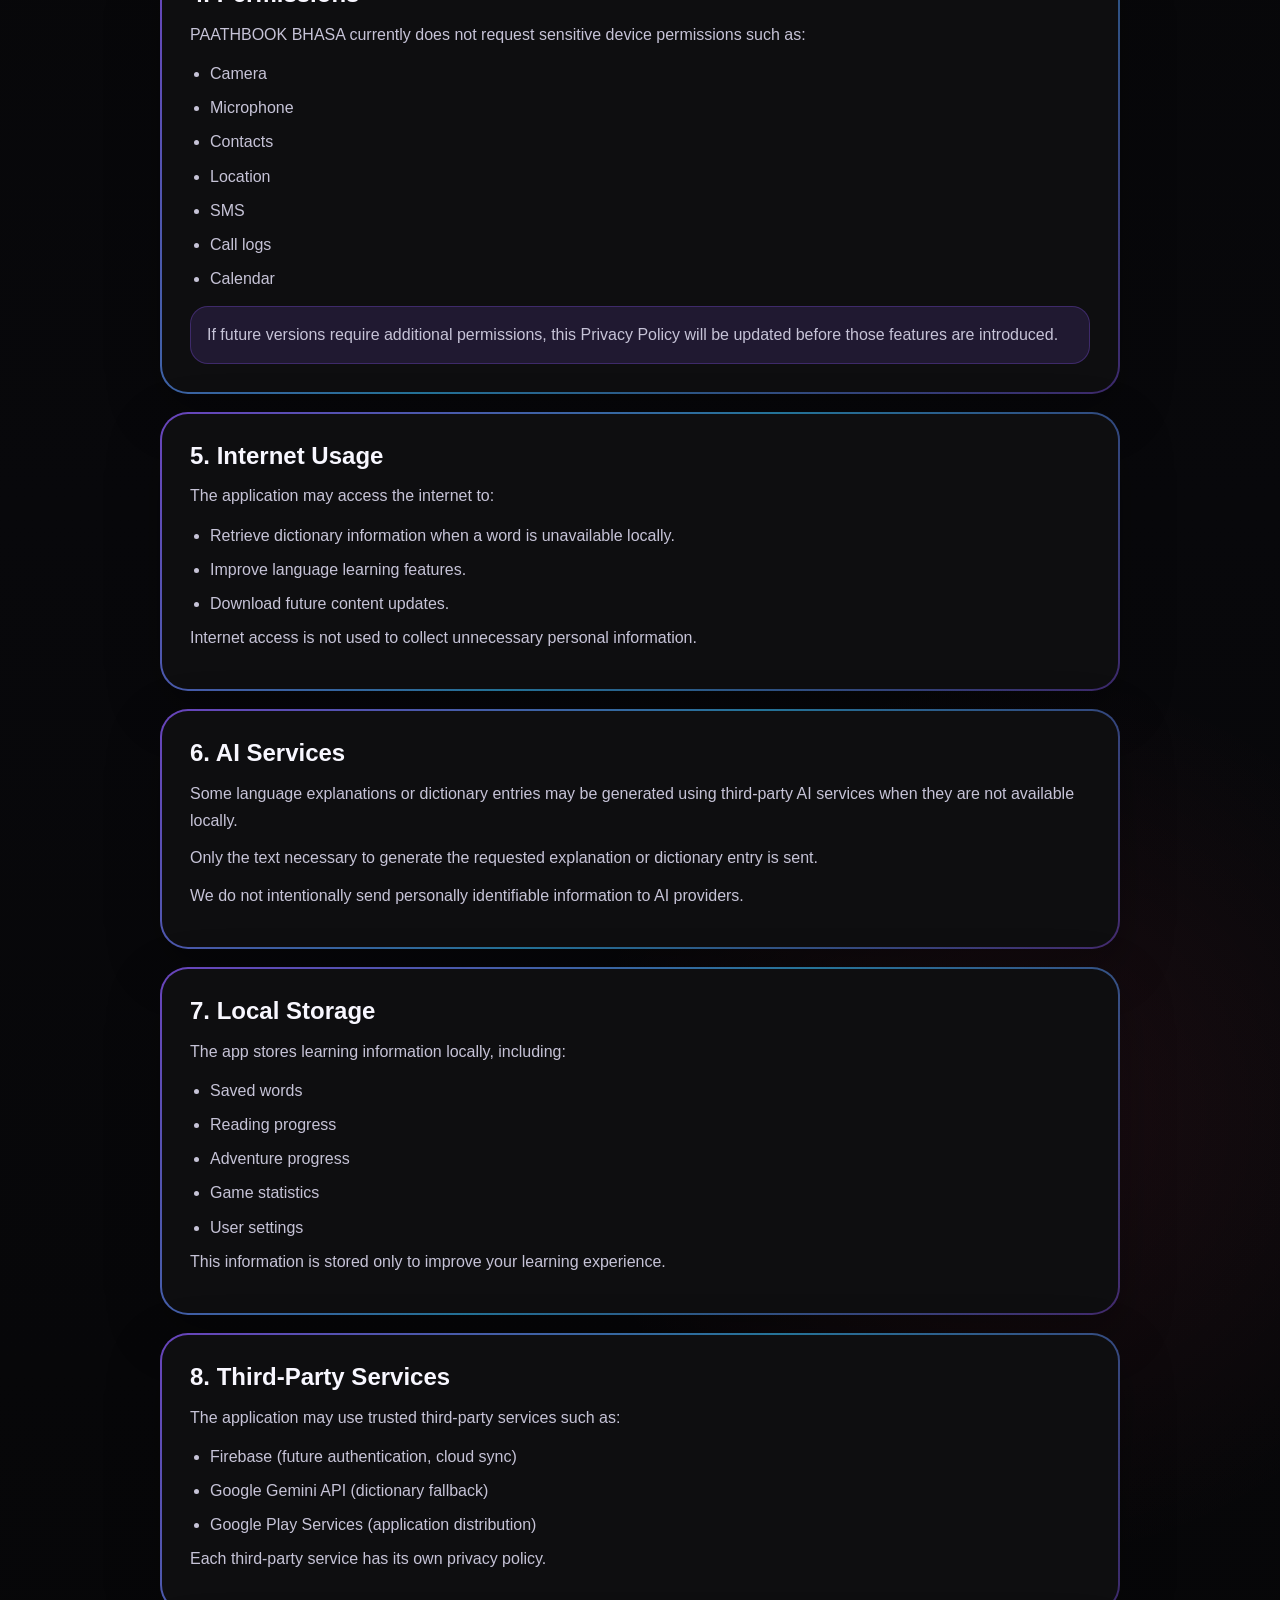
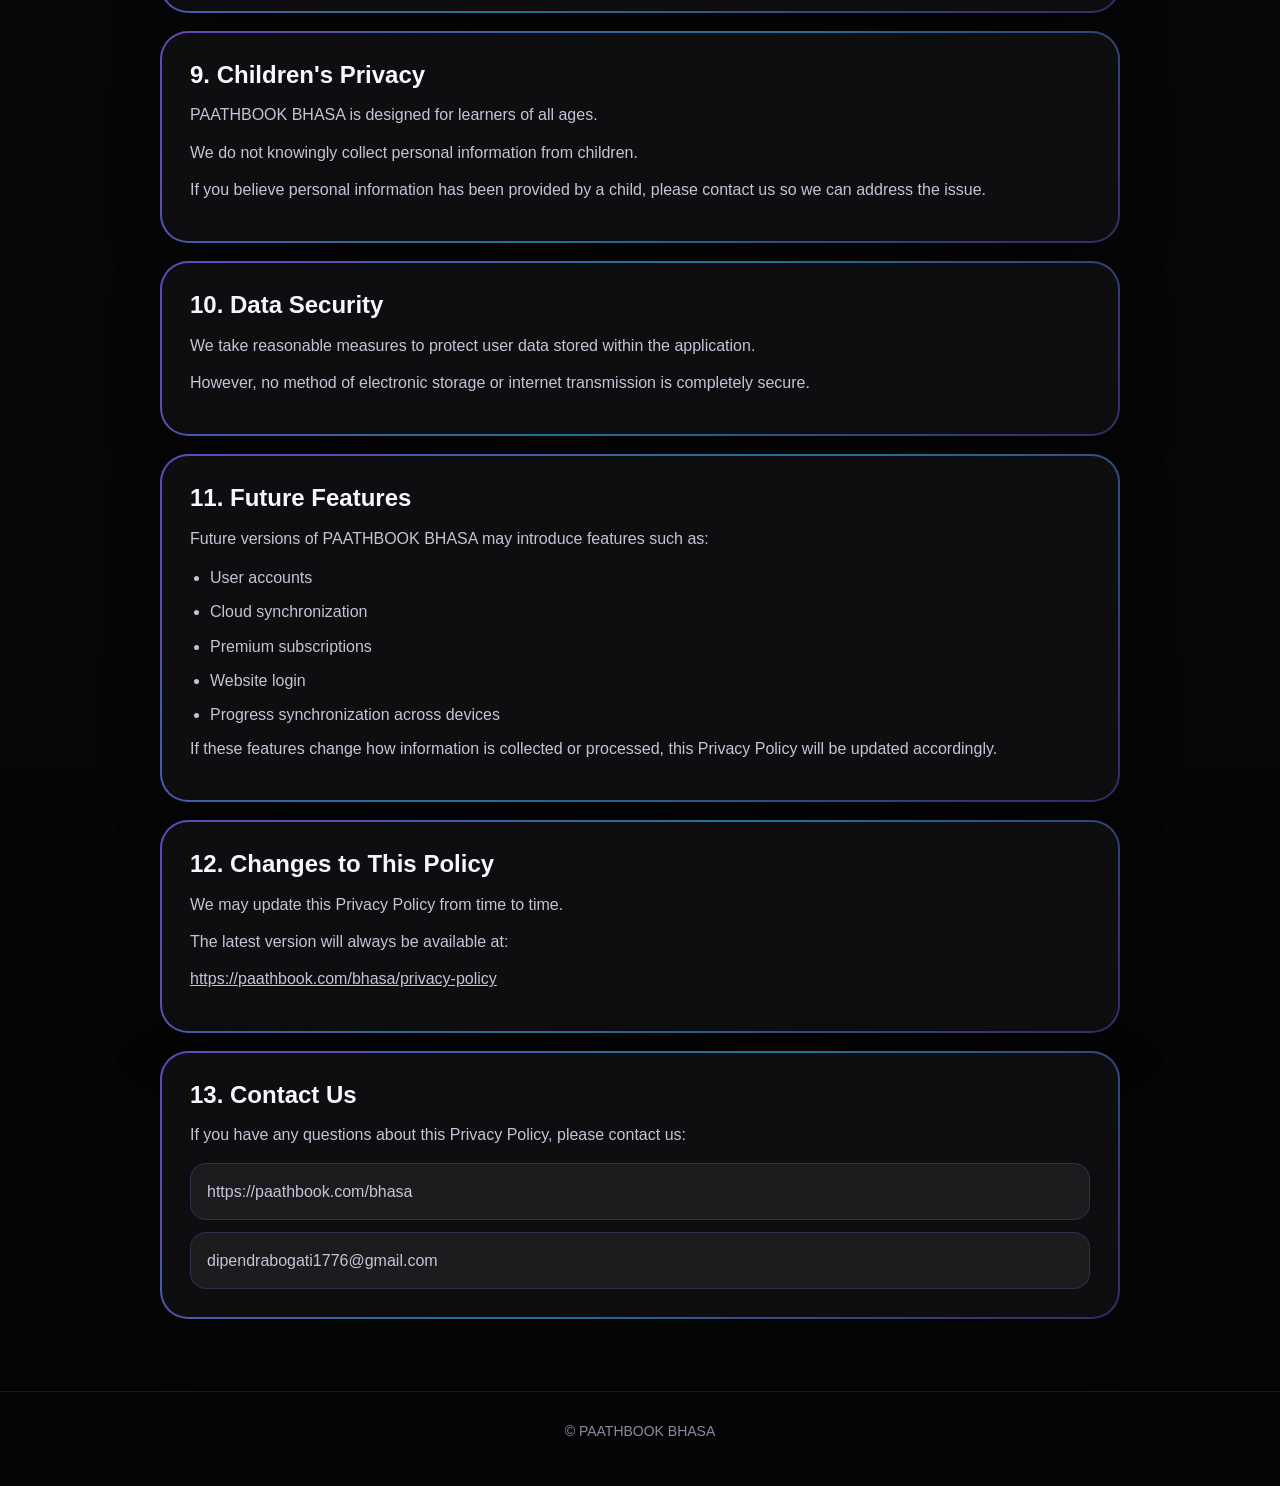
<file: bhasa/privacy-policy/index.html>
<!DOCTYPE html>
<html lang="en">

<head>
  <meta charset="UTF-8" />
  <meta name="viewport" content="width=device-width, initial-scale=1.0" />
  <meta name="description"
    content="Privacy Policy for PAATHBOOK BHASA, a reading-first language learning application." />
  <title>Privacy Policy | PAATHBOOK BHASA</title>

  <style>
    :root {
      --bg: #050505;
      --surface: #0e0e10;
      --surface-high: #141418;
      --text: #f8f7ff;
      --muted-strong: #c6c3d7;
      --muted: #8d89a3;
      --purple: #8f5bff;
      --blue: #38bdf8;
      --red: #ff4d6d;
      --success: #40dfa2;
      --primary-gradient: linear-gradient(135deg, var(--purple), var(--blue));
      --brand-gradient: linear-gradient(135deg, var(--purple), var(--red));
      --border-gradient: linear-gradient(135deg, rgba(143, 91, 255, 0.73), rgba(56, 189, 248, 0.6), rgba(143, 91, 255, 0.4));
    }

    * {
      box-sizing: border-box;
    }

    html {
      scroll-behavior: smooth;
    }

    body {
      margin: 0;
      font-family: -apple-system, BlinkMacSystemFont, "Segoe UI", Roboto, Helvetica, Arial, sans-serif;
      color: var(--text);
      background:
        radial-gradient(circle at 8% 0%, rgba(143, 91, 255, 0.22), transparent 24rem),
        radial-gradient(circle at 92% 4%, rgba(56, 189, 248, 0.14), transparent 24rem),
        radial-gradient(circle at 80% 58%, rgba(255, 77, 109, 0.08), transparent 28rem),
        linear-gradient(180deg, var(--bg), #08080b 45%, var(--bg));
      line-height: 1.7;
    }

    a {
      color: inherit;
    }

    .container {
      width: min(960px, calc(100% - 40px));
      margin: 0 auto;
    }

    .hero {
      padding: 72px 0 28px;
    }

    .eyebrow {
      display: inline-flex;
      align-items: center;
      gap: 10px;
      margin: 0 0 18px;
      color: #efeaff;
      background: rgba(143, 91, 255, 0.14);
      border: 1px solid rgba(143, 91, 255, 0.38);
      border-radius: 999px;
      padding: 8px 14px;
      font-size: 13px;
      font-weight: 850;
      letter-spacing: 0.12em;
    }

    .eyebrow::before {
      content: "";
      width: 9px;
      height: 9px;
      border-radius: 99px;
      background: var(--primary-gradient);
      box-shadow: 0 0 18px rgba(56, 189, 248, 0.65);
    }

    h1,
    h2,
    p {
      margin-top: 0;
    }

    h1 {
      max-width: 760px;
      margin-bottom: 16px;
      font-size: clamp(42px, 7vw, 76px);
      line-height: 0.98;
      letter-spacing: 0;
    }

    h1 span {
      display: block;
      color: transparent;
      background: var(--primary-gradient);
      background-clip: text;
      -webkit-background-clip: text;
    }

    .intro {
      max-width: 720px;
      color: var(--muted-strong);
      font-size: 18px;
    }

    .effective-date {
      display: inline-flex;
      margin-top: 12px;
      border-radius: 999px;
      padding: 9px 13px;
      color: var(--text);
      background:
        linear-gradient(var(--surface), var(--surface)) padding-box,
        var(--brand-gradient) border-box;
      border: 2px solid transparent;
      font-size: 14px;
      font-weight: 850;
    }

    .policy {
      display: grid;
      gap: 18px;
      padding: 24px 0 72px;
    }

    .card {
      border-radius: 28px;
      padding: 28px;
      background:
        linear-gradient(var(--surface), var(--surface)) padding-box,
        var(--border-gradient) border-box;
      border: 2px solid transparent;
      box-shadow: 0 18px 54px rgba(0, 0, 0, 0.28);
    }

    h2 {
      margin-bottom: 12px;
      font-size: 24px;
      line-height: 1.2;
    }

    p {
      color: var(--muted-strong);
      margin-bottom: 10px;
    }

    ul {
      margin: 12px 0 0;
      padding-left: 20px;
      color: var(--muted-strong);
    }

    li {
      margin-bottom: 7px;
    }

    .note {
      margin-top: 14px;
      border-radius: 18px;
      padding: 14px 16px;
      color: var(--muted-strong);
      background: rgba(143, 91, 255, 0.14);
      border: 1px solid rgba(143, 91, 255, 0.28);
    }

    .contact-list {
      display: grid;
      gap: 12px;
      margin-top: 14px;
    }

    .contact-list a {
      display: block;
      padding: 14px 16px;
      border-radius: 16px;
      color: var(--muted-strong);
      background: rgba(255, 255, 255, 0.06);
      border: 1px solid rgba(143, 91, 255, 0.22);
      text-decoration: none;
      overflow-wrap: anywhere;
    }

    .footer {
      border-top: 1px solid rgba(143, 91, 255, 0.18);
      padding: 28px 0 42px;
      color: var(--muted);
      text-align: center;
      font-size: 14px;
    }

    @media (max-width: 640px) {

      .container {
        width: min(100% - 28px, 960px);
      }

      .hero {
        padding-top: 52px;
      }

      .card {
        padding: 22px;
        border-radius: 24px;
      }
    }
  </style>
</head>

<body>
  <main>
    <header class="hero container">
      <p class="eyebrow">PRIVACY POLICY</p>
      <h1>PAATHBOOK BHASA <span>Privacy Policy</span></h1>
      <p class="intro">
        PAATHBOOK BHASA respects your privacy. This Privacy Policy explains what
        information we collect, how we use it, and your rights when using our application.
      </p>
      <p class="effective-date">Effective Date: June 28, 2026</p>
    </header>

    <div class="policy container">
      <section class="card" aria-labelledby="introduction">
        <h2 id="introduction">1. Introduction</h2>
        <p>Welcome to PAATHBOOK BHASA.</p>
        <p>By using the application, you agree to this Privacy Policy.</p>
      </section>

      <section class="card" aria-labelledby="information-we-collect">
        <h2 id="information-we-collect">2. Information We Collect</h2>
        <p>At this time, PAATHBOOK BHASA collects very little personal information.</p>
        <p>The app may store the following locally on your device:</p>
        <ul>
          <li>Learning progress</li>
          <li>Saved vocabulary</li>
          <li>Game history</li>
          <li>User language preferences</li>
          <li>Offline learning data</li>
        </ul>
        <div class="note">
          This information remains on your device unless future cloud synchronization is enabled.
        </div>
      </section>

      <section class="card" aria-labelledby="personal-information">
        <h2 id="personal-information">3. Personal Information</h2>
        <p>Currently, PAATHBOOK BHASA does not require users to create an account.</p>
        <p>We do not collect:</p>
        <ul>
          <li>Name</li>
          <li>Email address</li>
          <li>Phone number</li>
          <li>Physical address</li>
          <li>Government identification</li>
        </ul>
      </section>

      <section class="card" aria-labelledby="permissions">
        <h2 id="permissions">4. Permissions</h2>
        <p>PAATHBOOK BHASA currently does not request sensitive device permissions such as:</p>
        <ul>
          <li>Camera</li>
          <li>Microphone</li>
          <li>Contacts</li>
          <li>Location</li>
          <li>SMS</li>
          <li>Call logs</li>
          <li>Calendar</li>
        </ul>
        <div class="note">
          If future versions require additional permissions, this Privacy Policy will be updated
          before those features are introduced.
        </div>
      </section>

      <section class="card" aria-labelledby="internet-usage">
        <h2 id="internet-usage">5. Internet Usage</h2>
        <p>The application may access the internet to:</p>
        <ul>
          <li>Retrieve dictionary information when a word is unavailable locally.</li>
          <li>Improve language learning features.</li>
          <li>Download future content updates.</li>
        </ul>
        <p>Internet access is not used to collect unnecessary personal information.</p>
      </section>

      <section class="card" aria-labelledby="ai-services">
        <h2 id="ai-services">6. AI Services</h2>
        <p>
          Some language explanations or dictionary entries may be generated using third-party
          AI services when they are not available locally.
        </p>
        <p>Only the text necessary to generate the requested explanation or dictionary entry is sent.</p>
        <p>We do not intentionally send personally identifiable information to AI providers.</p>
      </section>

      <section class="card" aria-labelledby="local-storage">
        <h2 id="local-storage">7. Local Storage</h2>
        <p>The app stores learning information locally, including:</p>
        <ul>
          <li>Saved words</li>
          <li>Reading progress</li>
          <li>Adventure progress</li>
          <li>Game statistics</li>
          <li>User settings</li>
        </ul>
        <p>This information is stored only to improve your learning experience.</p>
      </section>

      <section class="card" aria-labelledby="third-party-services">
        <h2 id="third-party-services">8. Third-Party Services</h2>
        <p>The application may use trusted third-party services such as:</p>
        <ul>
          <li>Firebase (future authentication, cloud sync)</li>
          <li>Google Gemini API (dictionary fallback)</li>
          <li>Google Play Services (application distribution)</li>
        </ul>
        <p>Each third-party service has its own privacy policy.</p>
      </section>

      <section class="card" aria-labelledby="childrens-privacy">
        <h2 id="childrens-privacy">9. Children's Privacy</h2>
        <p>PAATHBOOK BHASA is designed for learners of all ages.</p>
        <p>We do not knowingly collect personal information from children.</p>
        <p>
          If you believe personal information has been provided by a child, please contact us
          so we can address the issue.
        </p>
      </section>

      <section class="card" aria-labelledby="data-security">
        <h2 id="data-security">10. Data Security</h2>
        <p>We take reasonable measures to protect user data stored within the application.</p>
        <p>However, no method of electronic storage or internet transmission is completely secure.</p>
      </section>

      <section class="card" aria-labelledby="future-features">
        <h2 id="future-features">11. Future Features</h2>
        <p>Future versions of PAATHBOOK BHASA may introduce features such as:</p>
        <ul>
          <li>User accounts</li>
          <li>Cloud synchronization</li>
          <li>Premium subscriptions</li>
          <li>Website login</li>
          <li>Progress synchronization across devices</li>
        </ul>
        <p>
          If these features change how information is collected or processed, this Privacy
          Policy will be updated accordingly.
        </p>
      </section>

      <section class="card" aria-labelledby="changes-to-this-policy">
        <h2 id="changes-to-this-policy">12. Changes to This Policy</h2>
        <p>We may update this Privacy Policy from time to time.</p>
        <p>The latest version will always be available at:</p>
        <p><a href="https://paathbook.com/bhasa/privacy-policy">https://paathbook.com/bhasa/privacy-policy</a></p>
      </section>

      <section class="card" aria-labelledby="contact-us">
        <h2 id="contact-us">13. Contact Us</h2>
        <p>If you have any questions about this Privacy Policy, please contact us:</p>
        <div class="contact-list">
          <a href="https://paathbook.com/bhasa">https://paathbook.com/bhasa</a>
          <a href="mailto:dipendrabogati1776@gmail.com">dipendrabogati1776@gmail.com</a>
        </div>
      </section>
    </div>
  </main>

  <footer class="footer">
    © PAATHBOOK BHASA
  </footer>
</body>

</html>
</file>
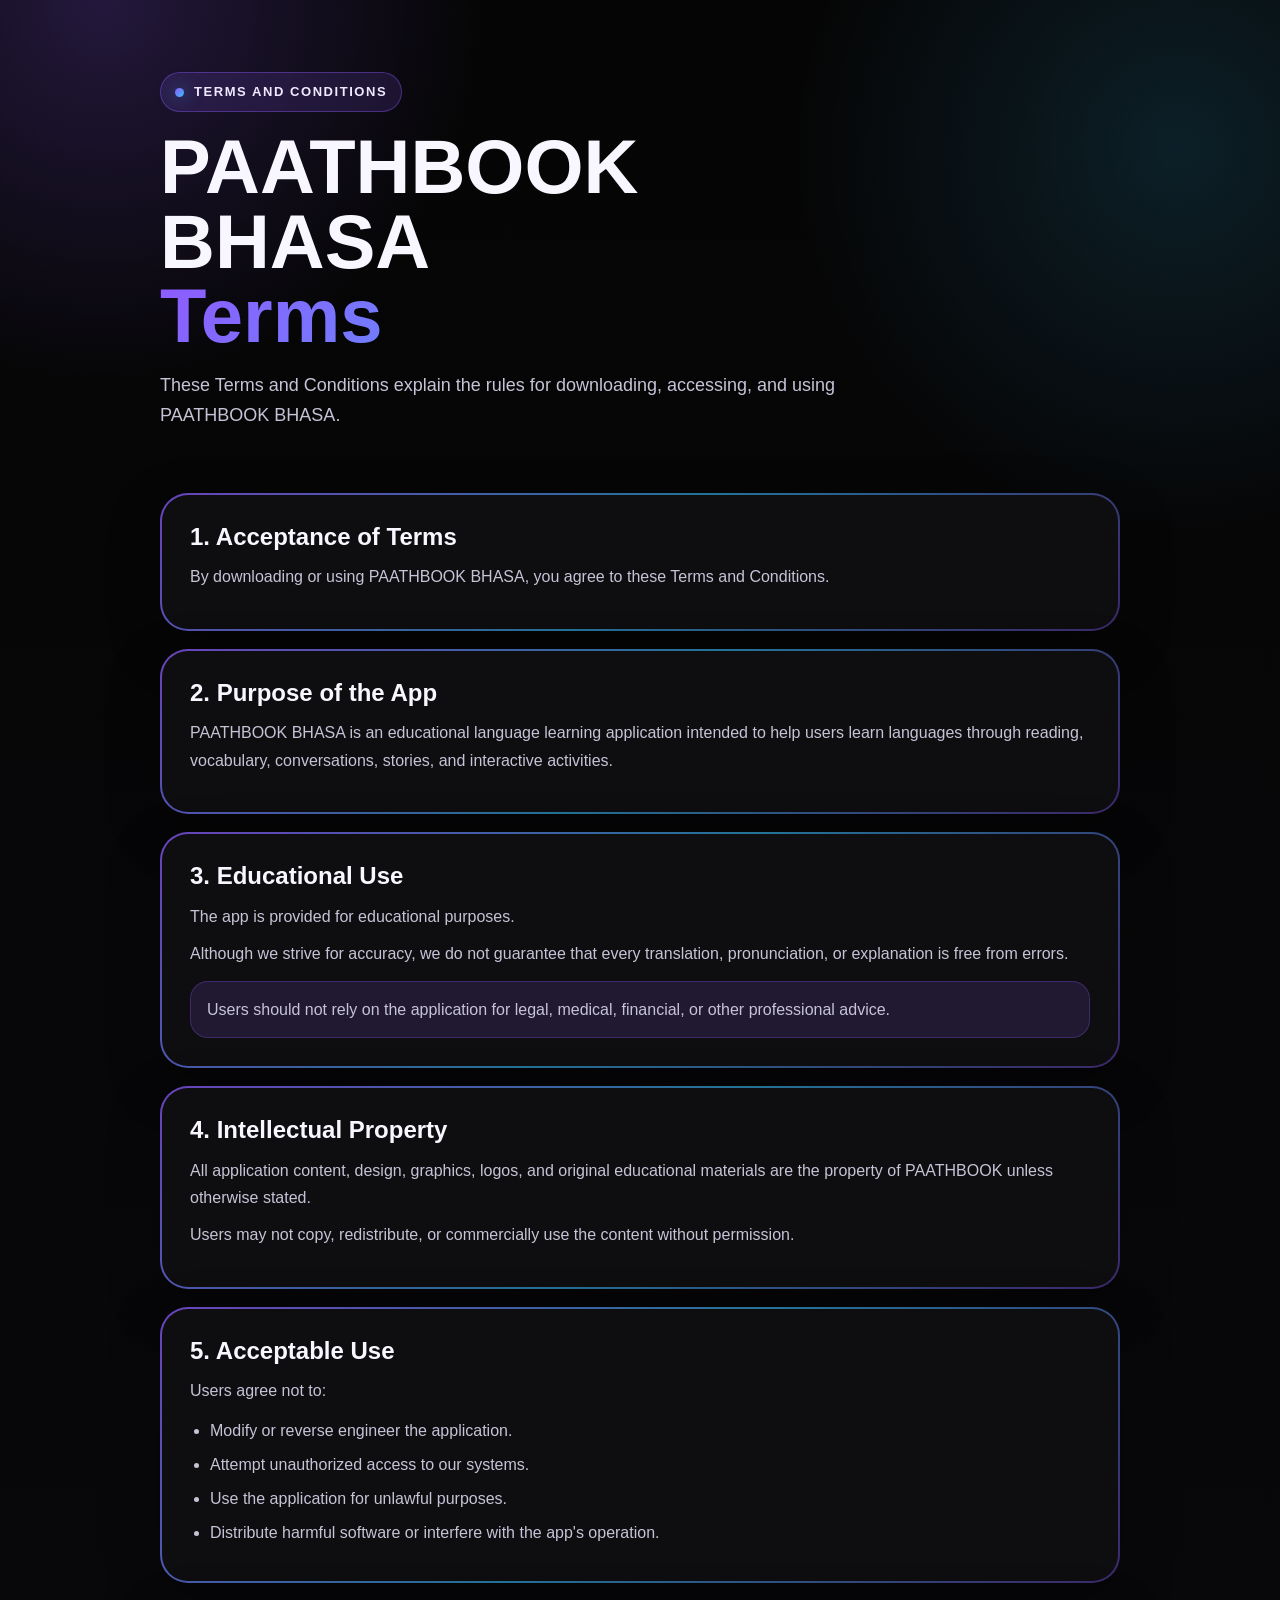
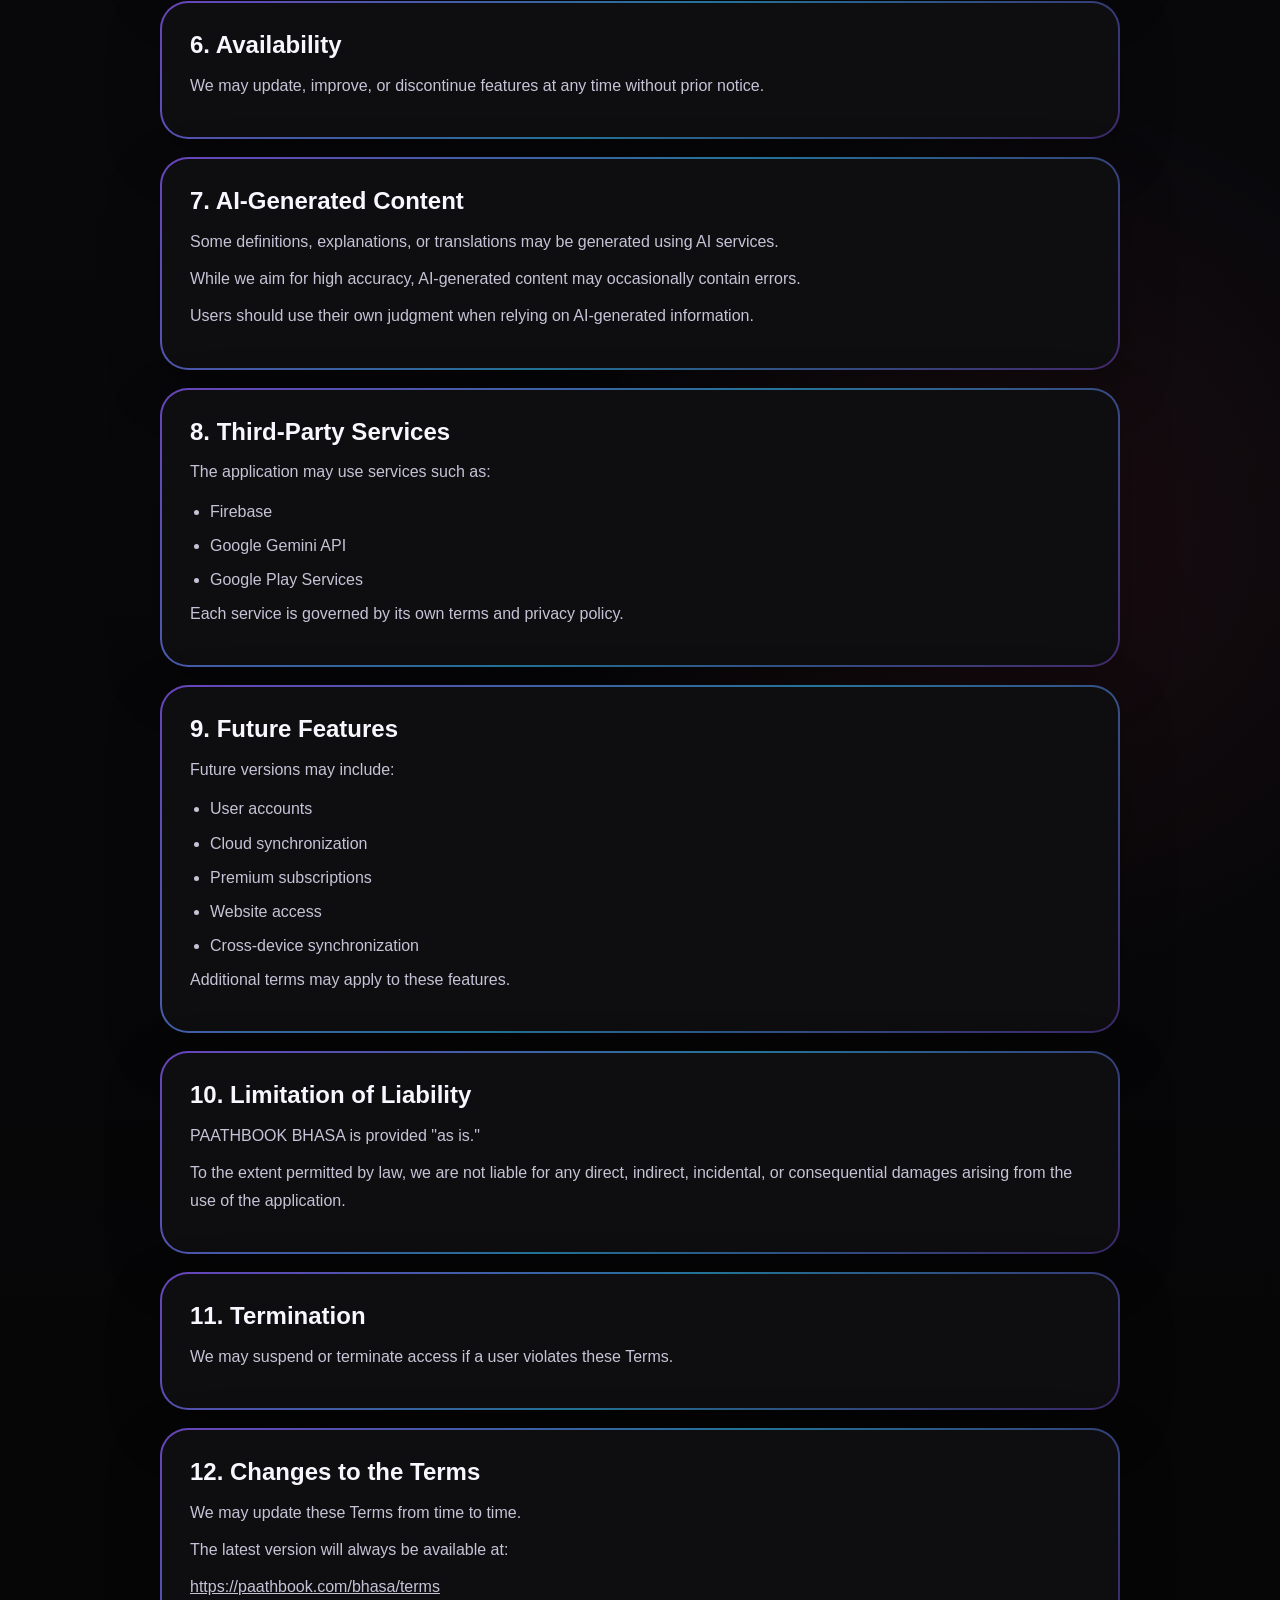
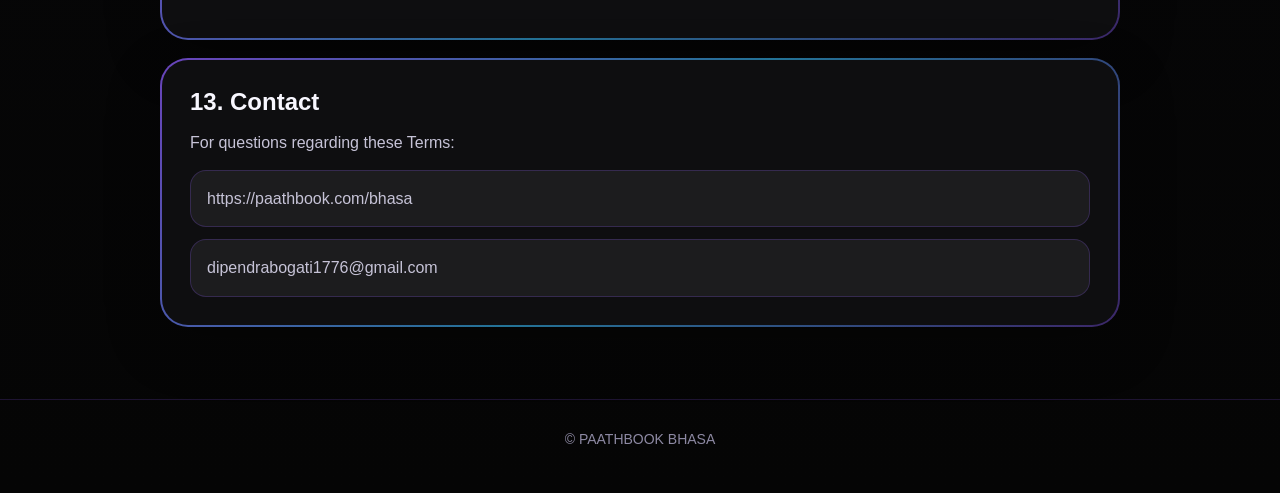
<file: bhasa/terms/index.html>
<!DOCTYPE html>
<html lang="en">

<head>
  <meta charset="UTF-8" />
  <meta name="viewport" content="width=device-width, initial-scale=1.0" />
  <meta name="description"
    content="Terms and Conditions for PAATHBOOK BHASA, a reading-first language learning application." />
  <title>Terms and Conditions | PAATHBOOK BHASA</title>

  <style>
    :root {
      --bg: #050505;
      --surface: #0e0e10;
      --text: #f8f7ff;
      --muted-strong: #c6c3d7;
      --muted: #8d89a3;
      --purple: #8f5bff;
      --blue: #38bdf8;
      --red: #ff4d6d;
      --primary-gradient: linear-gradient(135deg, var(--purple), var(--blue));
      --brand-gradient: linear-gradient(135deg, var(--purple), var(--red));
      --border-gradient: linear-gradient(135deg, rgba(143, 91, 255, 0.73), rgba(56, 189, 248, 0.6), rgba(143, 91, 255, 0.4));
    }

    * {
      box-sizing: border-box;
    }

    html {
      scroll-behavior: smooth;
    }

    body {
      margin: 0;
      font-family: -apple-system, BlinkMacSystemFont, "Segoe UI", Roboto, Helvetica, Arial, sans-serif;
      color: var(--text);
      background:
        radial-gradient(circle at 8% 0%, rgba(143, 91, 255, 0.22), transparent 24rem),
        radial-gradient(circle at 92% 4%, rgba(56, 189, 248, 0.14), transparent 24rem),
        radial-gradient(circle at 80% 58%, rgba(255, 77, 109, 0.08), transparent 28rem),
        linear-gradient(180deg, var(--bg), #08080b 45%, var(--bg));
      line-height: 1.7;
    }

    a {
      color: inherit;
    }

    .container {
      width: min(960px, calc(100% - 40px));
      margin: 0 auto;
    }

    .hero {
      padding: 72px 0 28px;
    }

    .eyebrow {
      display: inline-flex;
      align-items: center;
      gap: 10px;
      margin: 0 0 18px;
      color: #efeaff;
      background: rgba(143, 91, 255, 0.14);
      border: 1px solid rgba(143, 91, 255, 0.38);
      border-radius: 999px;
      padding: 8px 14px;
      font-size: 13px;
      font-weight: 850;
      letter-spacing: 0.12em;
    }

    .eyebrow::before {
      content: "";
      width: 9px;
      height: 9px;
      border-radius: 99px;
      background: var(--primary-gradient);
      box-shadow: 0 0 18px rgba(56, 189, 248, 0.65);
    }

    h1,
    h2,
    p {
      margin-top: 0;
    }

    h1 {
      max-width: 760px;
      margin-bottom: 16px;
      font-size: clamp(42px, 7vw, 76px);
      line-height: 0.98;
      letter-spacing: 0;
    }

    h1 span {
      display: block;
      color: transparent;
      background: var(--primary-gradient);
      background-clip: text;
      -webkit-background-clip: text;
    }

    .intro {
      max-width: 720px;
      color: var(--muted-strong);
      font-size: 18px;
    }

    .document {
      display: grid;
      gap: 18px;
      padding: 24px 0 72px;
    }

    .card {
      border-radius: 28px;
      padding: 28px;
      background:
        linear-gradient(var(--surface), var(--surface)) padding-box,
        var(--border-gradient) border-box;
      border: 2px solid transparent;
      box-shadow: 0 18px 54px rgba(0, 0, 0, 0.28);
    }

    h2 {
      margin-bottom: 12px;
      font-size: 24px;
      line-height: 1.2;
    }

    p {
      color: var(--muted-strong);
      margin-bottom: 10px;
    }

    ul {
      margin: 12px 0 0;
      padding-left: 20px;
      color: var(--muted-strong);
    }

    li {
      margin-bottom: 7px;
    }

    .note {
      margin-top: 14px;
      border-radius: 18px;
      padding: 14px 16px;
      color: var(--muted-strong);
      background: rgba(143, 91, 255, 0.14);
      border: 1px solid rgba(143, 91, 255, 0.28);
    }

    .contact-list {
      display: grid;
      gap: 12px;
      margin-top: 14px;
    }

    .contact-list a {
      display: block;
      padding: 14px 16px;
      border-radius: 16px;
      color: var(--muted-strong);
      background: rgba(255, 255, 255, 0.06);
      border: 1px solid rgba(143, 91, 255, 0.22);
      text-decoration: none;
      overflow-wrap: anywhere;
    }

    .footer {
      border-top: 1px solid rgba(143, 91, 255, 0.18);
      padding: 28px 0 42px;
      color: var(--muted);
      text-align: center;
      font-size: 14px;
    }

    @media (max-width: 640px) {

      .container {
        width: min(100% - 28px, 960px);
      }

      .hero {
        padding-top: 52px;
      }

      .card {
        padding: 22px;
        border-radius: 24px;
      }
    }
  </style>
</head>

<body>
  <main>
    <header class="hero container">
      <p class="eyebrow">TERMS AND CONDITIONS</p>
      <h1>PAATHBOOK BHASA <span>Terms</span></h1>
      <p class="intro">
        These Terms and Conditions explain the rules for downloading, accessing,
        and using PAATHBOOK BHASA.
      </p>
    </header>

    <div class="document container">
      <section class="card" aria-labelledby="acceptance-of-terms">
        <h2 id="acceptance-of-terms">1. Acceptance of Terms</h2>
        <p>By downloading or using PAATHBOOK BHASA, you agree to these Terms and Conditions.</p>
      </section>

      <section class="card" aria-labelledby="purpose-of-the-app">
        <h2 id="purpose-of-the-app">2. Purpose of the App</h2>
        <p>
          PAATHBOOK BHASA is an educational language learning application intended
          to help users learn languages through reading, vocabulary, conversations,
          stories, and interactive activities.
        </p>
      </section>

      <section class="card" aria-labelledby="educational-use">
        <h2 id="educational-use">3. Educational Use</h2>
        <p>The app is provided for educational purposes.</p>
        <p>
          Although we strive for accuracy, we do not guarantee that every translation,
          pronunciation, or explanation is free from errors.
        </p>
        <div class="note">
          Users should not rely on the application for legal, medical, financial,
          or other professional advice.
        </div>
      </section>

      <section class="card" aria-labelledby="intellectual-property">
        <h2 id="intellectual-property">4. Intellectual Property</h2>
        <p>
          All application content, design, graphics, logos, and original educational
          materials are the property of PAATHBOOK unless otherwise stated.
        </p>
        <p>
          Users may not copy, redistribute, or commercially use the content without permission.
        </p>
      </section>

      <section class="card" aria-labelledby="acceptable-use">
        <h2 id="acceptable-use">5. Acceptable Use</h2>
        <p>Users agree not to:</p>
        <ul>
          <li>Modify or reverse engineer the application.</li>
          <li>Attempt unauthorized access to our systems.</li>
          <li>Use the application for unlawful purposes.</li>
          <li>Distribute harmful software or interfere with the app's operation.</li>
        </ul>
      </section>

      <section class="card" aria-labelledby="availability">
        <h2 id="availability">6. Availability</h2>
        <p>We may update, improve, or discontinue features at any time without prior notice.</p>
      </section>

      <section class="card" aria-labelledby="ai-generated-content">
        <h2 id="ai-generated-content">7. AI-Generated Content</h2>
        <p>Some definitions, explanations, or translations may be generated using AI services.</p>
        <p>
          While we aim for high accuracy, AI-generated content may occasionally contain errors.
        </p>
        <p>Users should use their own judgment when relying on AI-generated information.</p>
      </section>

      <section class="card" aria-labelledby="third-party-services">
        <h2 id="third-party-services">8. Third-Party Services</h2>
        <p>The application may use services such as:</p>
        <ul>
          <li>Firebase</li>
          <li>Google Gemini API</li>
          <li>Google Play Services</li>
        </ul>
        <p>Each service is governed by its own terms and privacy policy.</p>
      </section>

      <section class="card" aria-labelledby="future-features">
        <h2 id="future-features">9. Future Features</h2>
        <p>Future versions may include:</p>
        <ul>
          <li>User accounts</li>
          <li>Cloud synchronization</li>
          <li>Premium subscriptions</li>
          <li>Website access</li>
          <li>Cross-device synchronization</li>
        </ul>
        <p>Additional terms may apply to these features.</p>
      </section>

      <section class="card" aria-labelledby="limitation-of-liability">
        <h2 id="limitation-of-liability">10. Limitation of Liability</h2>
        <p>PAATHBOOK BHASA is provided "as is."</p>
        <p>
          To the extent permitted by law, we are not liable for any direct, indirect,
          incidental, or consequential damages arising from the use of the application.
        </p>
      </section>

      <section class="card" aria-labelledby="termination">
        <h2 id="termination">11. Termination</h2>
        <p>We may suspend or terminate access if a user violates these Terms.</p>
      </section>

      <section class="card" aria-labelledby="changes-to-the-terms">
        <h2 id="changes-to-the-terms">12. Changes to the Terms</h2>
        <p>We may update these Terms from time to time.</p>
        <p>The latest version will always be available at:</p>
        <p><a href="https://paathbook.com/bhasa/terms">https://paathbook.com/bhasa/terms</a></p>
      </section>

      <section class="card" aria-labelledby="contact">
        <h2 id="contact">13. Contact</h2>
        <p>For questions regarding these Terms:</p>
        <div class="contact-list">
          <a href="https://paathbook.com/bhasa">https://paathbook.com/bhasa</a>
          <a href="mailto:dipendrabogati1776@gmail.com">dipendrabogati1776@gmail.com</a>
        </div>
      </section>
    </div>
  </main>

  <footer class="footer">
    © PAATHBOOK BHASA
  </footer>
</body>

</html>
</file>
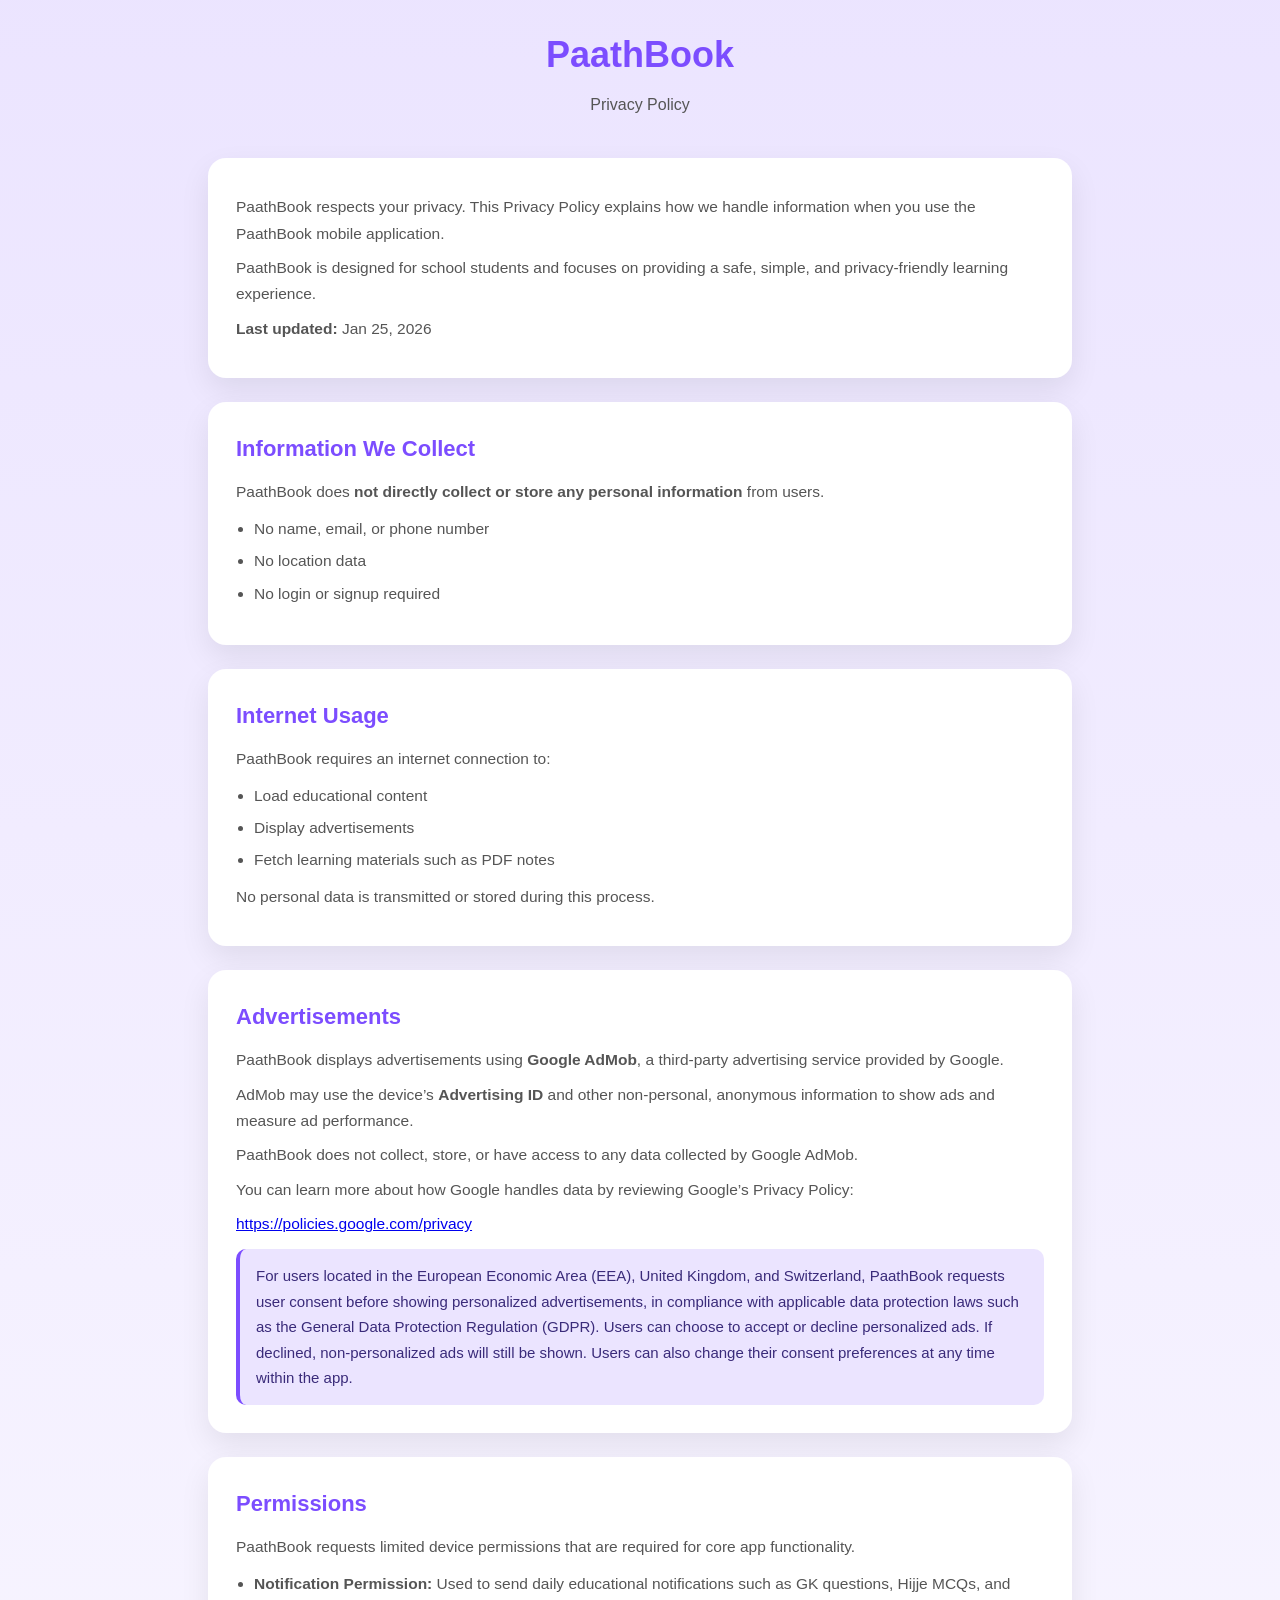
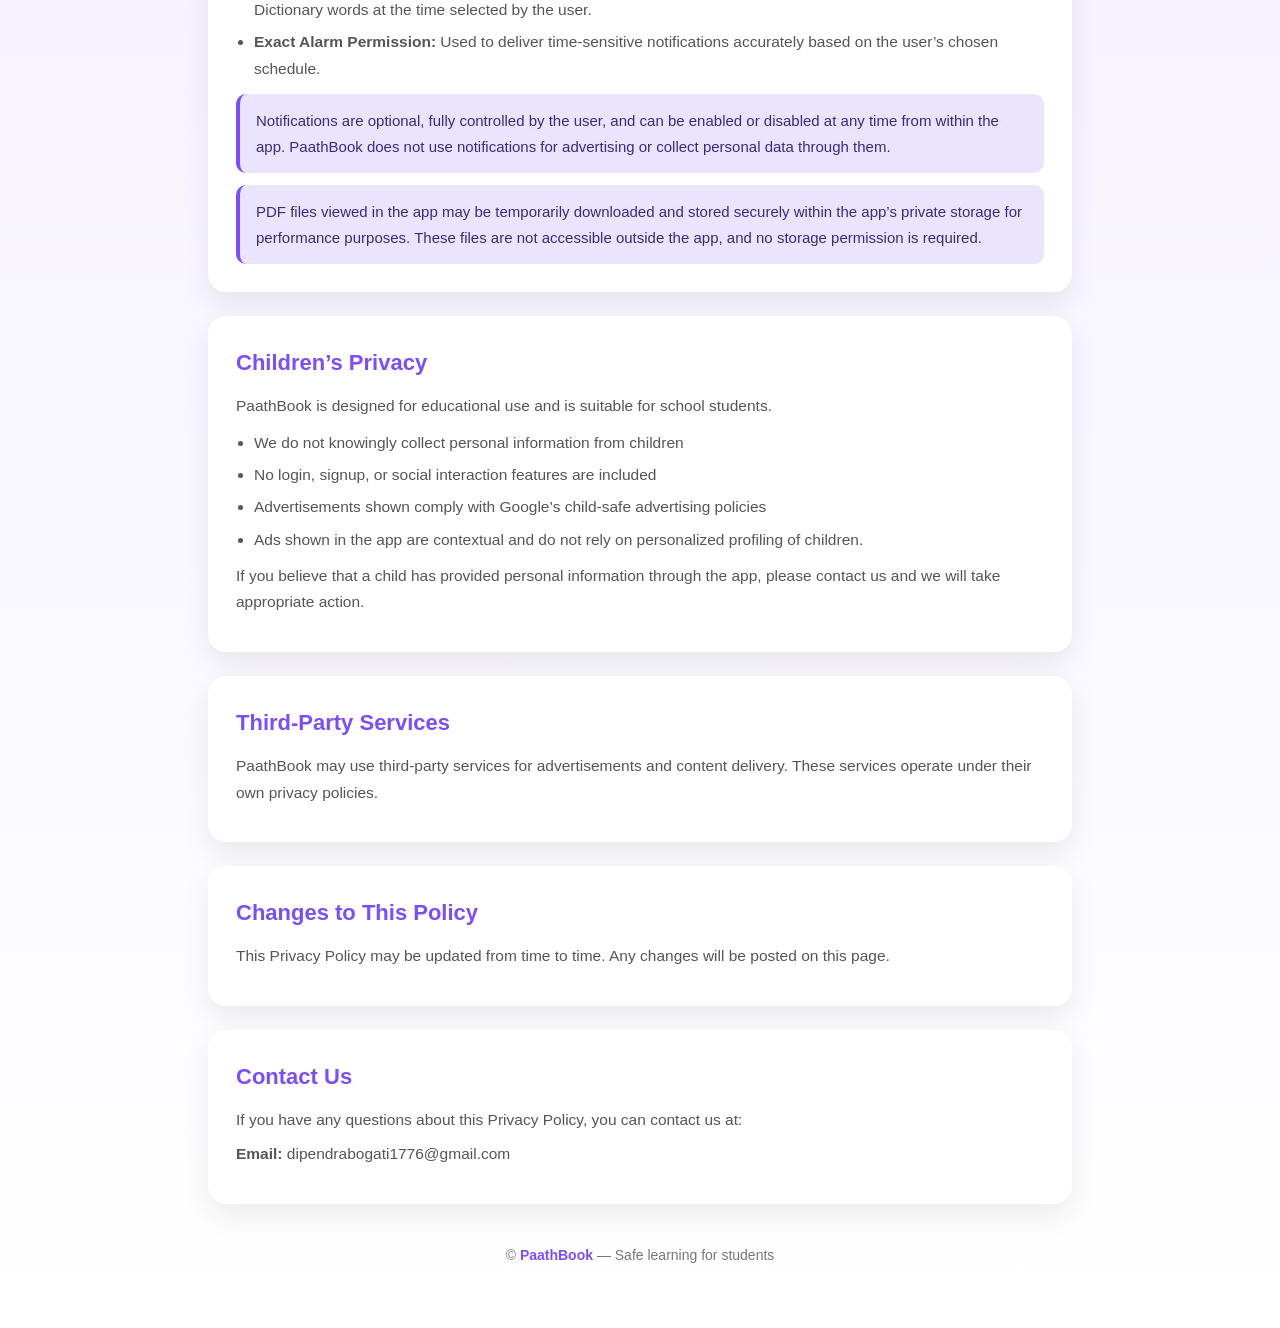
<file: privacy-policy.html>
<!DOCTYPE html>
<html lang="en">
<head>
  <meta charset="UTF-8" />
  <meta name="viewport" content="width=device-width, initial-scale=1.0" />
  <title>Privacy Policy | PaathBook</title>

  <style>
    :root {
      --primary: #7c4dff;       /* deepPurpleAccent */
      --soft: rgba(124, 77, 255, 0.15); /* softPurpleAccent */
      --text-dark: #2c2c2c;
      --text-light: #555;
      --white: #ffffff;
    }

    * {
      box-sizing: border-box;
    }

    body {
      margin: 0;
      font-family: -apple-system, BlinkMacSystemFont, "Segoe UI",
        Roboto, Helvetica, Arial, sans-serif;
      background: linear-gradient(to bottom, var(--soft), #ffffff);
      color: var(--text-dark);
      line-height: 1.7;
    }

    .container {
      max-width: 900px;
      margin: auto;
      padding: 24px 18px 60px;
    }

    .header {
      text-align: center;
      margin-bottom: 40px;
    }

    .app-name {
      font-size: 36px;
      font-weight: 800;
      color: var(--primary);
      margin-bottom: 6px;
    }

    .subtitle {
      font-size: 16px;
      color: var(--text-light);
    }

    .card {
      background: var(--white);
      border-radius: 18px;
      padding: 28px;
      box-shadow: 0 12px 30px rgba(0, 0, 0, 0.08);
      margin-bottom: 24px;
    }

    h2 {
      color: var(--primary);
      margin-top: 0;
      margin-bottom: 12px;
      font-size: 22px;
    }

    p {
      margin: 8px 0;
      color: var(--text-light);
      font-size: 15.5px;
    }

    ul {
      padding-left: 18px;
      margin: 10px 0;
    }

    ul li {
      margin-bottom: 6px;
      color: var(--text-light);
      font-size: 15.5px;
    }

    .highlight {
      background: var(--soft);
      border-left: 4px solid var(--primary);
      padding: 14px 16px;
      border-radius: 10px;
      margin-top: 12px;
      font-size: 15px;
      color: #3a2b7a;
    }

    .footer {
      text-align: center;
      margin-top: 40px;
      font-size: 14px;
      color: #777;
    }

    .footer strong {
      color: var(--primary);
    }

    @media (max-width: 600px) {
      .app-name {
        font-size: 30px;
      }

      .card {
        padding: 22px;
      }
    }
  </style>
</head>

<body>
  <div class="container">

    <!-- Header -->
    <div class="header">
      <div class="app-name">PaathBook</div>
      <div class="subtitle">Privacy Policy</div>
    </div>

    <!-- Intro -->
    <div class="card">
      <p>
        PaathBook respects your privacy. This Privacy Policy explains how we
        handle information when you use the PaathBook mobile application.
      </p>
      <p>
        PaathBook is designed for school students and focuses on providing a
        safe, simple, and privacy-friendly learning experience.
      </p>
      <p><strong>Last updated:</strong> Jan 25, 2026</p>
    </div>

    <!-- Information Collection -->
    <div class="card">
      <h2>Information We Collect</h2>
      <p>
       PaathBook does <strong>not directly collect or store any personal information</strong> from users.
      </p>
      <ul>
        <li>No name, email, or phone number</li>
        <li>No location data</li>
        <li>No login or signup required</li>
      </ul>
    </div>

    <!-- Internet -->
    <div class="card">
      <h2>Internet Usage</h2>
      <p>
        PaathBook requires an internet connection to:
      </p>
      <ul>
        <li>Load educational content</li>
        <li>Display advertisements</li>
        <li>Fetch learning materials such as PDF notes</li>
      </ul>
      <p>
        No personal data is transmitted or stored during this process.
      </p>
    </div>

   <!-- Ads -->
<div class="card">
  <h2>Advertisements</h2>
  <p>
    PaathBook displays advertisements using <strong>Google AdMob</strong>,
    a third-party advertising service provided by Google.
  </p>
  <p>
    AdMob may use the device’s <strong>Advertising ID</strong> and other
    non-personal, anonymous information to show ads and measure ad performance.
  </p>
  <p>
    PaathBook does not collect, store, or have access to any data collected by
    Google AdMob.
  </p>
  <p>
    You can learn more about how Google handles data by reviewing
    Google’s Privacy Policy:
  </p>
  <p>
    <a href="https://policies.google.com/privacy" target="_blank">
      https://policies.google.com/privacy
    </a>
  </p>

   <div class="highlight">
    For users located in the European Economic Area (EEA), United Kingdom, and Switzerland, 
    PaathBook requests user consent before showing personalized advertisements, in compliance 
    with applicable data protection laws such as the General Data Protection Regulation (GDPR).
  
    Users can choose to accept or decline personalized ads. If declined, non-personalized ads 
    will still be shown. Users can also change their consent preferences at any time within the app.
  </div>
</div>


    <!-- Permissions -->
    <div class="card">
      <h2>Permissions</h2>
      <p>
  PaathBook requests limited device permissions that are required
  for core app functionality.
</p>

<ul>
  <li>
    <strong>Notification Permission:</strong>
    Used to send daily educational notifications such as GK questions,
    Hijje MCQs, and Dictionary words at the time selected by the user.
  </li>
  <li>
    <strong>Exact Alarm Permission:</strong>
    Used to deliver time-sensitive notifications accurately based on
    the user’s chosen schedule.
  </li>
</ul>

<div class="highlight">
  Notifications are optional, fully controlled by the user, and can be
  enabled or disabled at any time from within the app. PaathBook does not
  use notifications for advertising or collect personal data through them.
</div>

      <div class="highlight">
        PDF files viewed in the app may be temporarily downloaded and stored
        securely within the app’s private storage for performance purposes.
        These files are not accessible outside the app, and no storage
        permission is required.
      </div>
    </div>

    <!-- Children -->
<div class="card">
  <h2>Children’s Privacy</h2>
  <p>
    PaathBook is designed for educational use and is suitable for school students.
  </p>
  <ul>
    <li>We do not knowingly collect personal information from children</li>
    <li>No login, signup, or social interaction features are included</li>
    <li>Advertisements shown comply with Google’s child-safe advertising policies</li>
    <li>Ads shown in the app are contextual and do not rely on personalized profiling of children.</li>
  </ul>
  <p>
    If you believe that a child has provided personal information through the app,
    please contact us and we will take appropriate action.
  </p>
</div>


    <!-- Third Party -->
    <div class="card">
      <h2>Third-Party Services</h2>
      <p>
        PaathBook may use third-party services for advertisements and content
        delivery. These services operate under their own privacy policies.
      </p>
    </div>

    <!-- Updates -->
    <div class="card">
      <h2>Changes to This Policy</h2>
      <p>
        This Privacy Policy may be updated from time to time. Any changes
        will be posted on this page.
      </p>
    </div>

    <!-- Contact -->
    <div class="card">
      <h2>Contact Us</h2>
      <p>
        If you have any questions about this Privacy Policy, you can contact us at:
      </p>
      <p><strong>Email:</strong> dipendrabogati1776@gmail.com</p>
    </div>

    <!-- Footer -->
    <div class="footer">
      © <strong>PaathBook</strong> — Safe learning for students
    </div>

  </div>
</body>
</html>
</file>
<file: port-folio/styles.css>
/* ============================================================
   Dipendra Bogati — Portfolio (static HTML rebuild of the Flutter app)
   Design tokens mirror lib/core/theme/app_colors.dart + app_theme.dart
   ============================================================ */

:root {
  --background: #050505;
  --background-alt: #0a0a0a;
  --surface: #0e0e10;
  --surface-high: #141418;
  --surface-soft: #191920;
  --border: #2a2a38;

  --text-primary: #f8f7ff;
  --text-secondary: #c6c3d7;
  --text-muted: #8d89a3;

  --purple: #8f5bff;
  --blue: #38bdf8;
  --red: #ff4d6d;
  --success: #40dfa2;

  --gradient: linear-gradient(135deg, var(--purple), var(--blue));

  --max-width: 1180px;
  --nav-height: 76px;
}

* { box-sizing: border-box; }

html { scroll-behavior: smooth; scroll-padding-top: var(--nav-height); }

body {
  margin: 0;
  background: var(--background);
  color: var(--text-secondary);
  font-family: Arial, Helvetica, "Segoe UI", sans-serif;
  font-size: 16px;
  line-height: 1.6;
  -webkit-font-smoothing: antialiased;
  overflow-x: hidden;
}

a { color: inherit; text-decoration: none; }
img { max-width: 100%; display: block; }
button { font-family: inherit; cursor: pointer; }

h1, h2, h3, h4 { color: var(--text-primary); margin: 0; line-height: 1.15; }

.icon { width: 1em; height: 1em; flex-shrink: 0; vertical-align: -0.125em; }

/* Gradient text (mirrors ShaderMask) */
.gradient-text {
  background: var(--gradient);
  -webkit-background-clip: text;
  background-clip: text;
  color: transparent;
}

/* ---------------- Layout helpers ---------------- */
.section {
  max-width: var(--max-width);
  margin: 0 auto;
  padding: 72px 24px;
}

.section-header .eyebrow {
  color: var(--blue);
  font-weight: 800;
  font-size: 14px;
  letter-spacing: 0.12em;
  text-transform: uppercase;
}
.section-header h2 {
  font-size: clamp(28px, 4vw, 42px);
  font-weight: 800;
  margin-top: 12px;
}
.section-header .lead {
  max-width: 660px;
  margin-top: 16px;
  font-size: 17px;
  line-height: 1.7;
  color: var(--text-secondary);
}

/* ---------------- Reveal animation (mirrors AnimatedReveal) ---------------- */
.reveal {
  opacity: 0;
  transform: translateY(28px);
  transition: opacity 0.7s cubic-bezier(0.22, 1, 0.36, 1),
              transform 0.7s cubic-bezier(0.22, 1, 0.36, 1);
  transition-delay: var(--reveal-delay, 0ms);
}
.reveal.is-visible { opacity: 1; transform: none; }
@media (prefers-reduced-motion: reduce) {
  .reveal { opacity: 1; transform: none; transition: none; }
  html { scroll-behavior: auto; }
}

/* ---------------- Cards ---------------- */
.card {
  position: relative;
  background: var(--gradient);
  border-radius: 22px;
  padding: 1px;
}
.card > .card-inner {
  background: color-mix(in srgb, var(--surface) 92%, transparent);
  border-radius: 21px;
  padding: 22px;
  height: 100%;
}
.card.highlighted { box-shadow: 0 18px 46px -8px rgba(143, 91, 255, 0.28); }
.card.highlighted > .card-inner { background: color-mix(in srgb, var(--surface) 96%, transparent); }

.hover-lift { transition: transform 0.22s ease, box-shadow 0.22s ease; }
.hover-lift:hover { transform: translateY(-6px); }

/* ---------------- Chips / pills ---------------- */
.chip {
  display: inline-flex;
  align-items: center;
  gap: 6px;
  padding: 7px 12px;
  background: var(--surface-high);
  border: 1px solid var(--border);
  border-radius: 999px;
  font-size: 13px;
  font-weight: 600;
  color: var(--text-secondary);
}
.chip .icon { color: var(--blue); font-size: 15px; }
.chip.solid { color: var(--text-primary); }

/* ---------------- Buttons (mirrors GradientButton) ---------------- */
.btn {
  display: inline-flex;
  align-items: center;
  gap: 10px;
  padding: 15px 20px;
  border-radius: 16px;
  border: none;
  font-weight: 800;
  font-size: 14px;
  background: var(--gradient);
  color: var(--background);
  transition: transform 0.15s ease, filter 0.15s ease;
}
.btn:hover { transform: translateY(-2px); filter: brightness(1.05); }
.btn .icon { font-size: 18px; }
.btn.outlined {
  background: transparent;
  border: 1px solid rgba(143, 91, 255, 0.45);
  color: var(--text-primary);
}
.btn.outlined .icon { color: var(--purple); }

.icon-btn {
  display: inline-flex;
  align-items: center;
  justify-content: center;
  width: 42px;
  height: 42px;
  border-radius: 12px;
  background: var(--surface-high);
  border: 1px solid var(--border);
  color: var(--text-primary);
  font-size: 20px;
  transition: background 0.15s ease, transform 0.15s ease;
}
.icon-btn:hover { background: var(--surface-soft); transform: translateY(-2px); }

/* ---------------- Navigation ---------------- */
.nav {
  position: fixed;
  inset: 0 0 auto 0;
  height: var(--nav-height);
  z-index: 50;
  background: rgba(5, 5, 5, 0.88);
  backdrop-filter: blur(12px);
  border-bottom: 1px solid rgba(143, 91, 255, 0.18);
}
.nav-inner {
  max-width: var(--max-width);
  height: 100%;
  margin: 0 auto;
  padding: 0 24px;
  display: flex;
  align-items: center;
  gap: 24px;
}
.logo { display: inline-flex; align-items: center; gap: 12px; }
.logo-mark {
  width: 38px; height: 38px;
  border-radius: 12px;
  background: var(--gradient);
  display: grid; place-items: center;
  color: var(--background);
  font-weight: 900;
  font-size: 15px;
}
.logo-name { color: var(--text-primary); font-weight: 700; font-size: 16px; }

.nav-links { margin-left: auto; display: flex; gap: 2px; }
.nav-links a {
  padding: 8px 12px;
  border-radius: 10px;
  color: var(--text-secondary);
  font-weight: 600;
  font-size: 14px;
  transition: color 0.15s ease, background 0.15s ease;
}
.nav-links a:hover { color: var(--text-primary); background: rgba(143, 91, 255, 0.1); }

.nav-toggle { margin-left: auto; display: none; background: none; border: none; color: var(--text-primary); font-size: 26px; padding: 6px; }

/* Mobile drawer */
.drawer-backdrop {
  position: fixed; inset: 0; z-index: 60;
  background: rgba(0, 0, 0, 0.6);
  opacity: 0; visibility: hidden; transition: opacity 0.25s ease, visibility 0.25s ease;
}
.drawer-backdrop.open { opacity: 1; visibility: visible; }
.drawer {
  position: fixed; top: 0; right: 0; bottom: 0; z-index: 61;
  width: min(320px, 82vw);
  background: var(--surface);
  border-left: 1px solid var(--border);
  transform: translateX(100%);
  transition: transform 0.28s cubic-bezier(0.22, 1, 0.36, 1);
  padding: 20px 16px;
  overflow-y: auto;
}
.drawer.open { transform: none; }
.drawer .logo { padding: 12px; }
.drawer-links { list-style: none; margin: 18px 0 0; padding: 0; }
.drawer-links a {
  display: flex; align-items: center; justify-content: space-between;
  padding: 14px 12px;
  color: var(--text-primary);
  border-radius: 12px;
  font-weight: 600;
}
.drawer-links a:hover { background: var(--surface-high); }
.drawer-links .icon { font-size: 14px; color: var(--text-muted); }

/* ---------------- Hero ---------------- */
.hero {
  position: relative;
  min-height: 100vh;
  overflow: hidden;
  display: flex;
  align-items: center;
  padding-top: var(--nav-height);
}
.hero-bg {
  position: absolute; inset: 0;
  background:
    radial-gradient(closest-side at 72% 34%, rgba(143, 91, 255, 0.14), transparent),
    radial-gradient(closest-side at 20% 68%, rgba(56, 189, 248, 0.08), transparent),
    repeating-linear-gradient(105deg, rgba(143, 91, 255, 0.05) 0 1px, transparent 1px 54px);
  animation: drift 18s linear infinite;
}
@keyframes drift { from { background-position: 0 0, 0 0, 0 0; } to { background-position: 0 0, 0 0, 54px 0; } }

.hero-inner {
  position: relative;
  max-width: var(--max-width);
  margin: 0 auto;
  padding: 60px 24px 72px;
  width: 100%;
  display: grid;
  grid-template-columns: 6fr 4fr;
  gap: 56px;
  align-items: center;
}
.badge-available {
  display: inline-block;
  padding: 8px 14px;
  border-radius: 999px;
  background: rgba(143, 91, 255, 0.1);
  border: 1px solid rgba(143, 91, 255, 0.32);
  color: var(--blue);
  font-weight: 800;
  font-size: 14px;
}
.hero h1 {
  font-size: clamp(40px, 7vw, 72px);
  font-weight: 800;
  margin-top: 28px;
  line-height: 0.98;
}
.hero-role {
  font-size: clamp(22px, 3vw, 28px);
  font-weight: 700;
  margin-top: 16px;
}
.hero-desc { max-width: 620px; margin-top: 22px; font-size: 17px; line-height: 1.7; }
.hero-actions { display: flex; flex-wrap: wrap; gap: 14px; margin-top: 34px; }

.profile {
  aspect-ratio: 1;
  border-radius: 50%;
  background: var(--gradient);
  padding: 3px;
  max-width: 420px;
  margin-left: auto;
}
.profile img { width: 100%; height: 100%; border-radius: 50%; object-fit: cover; }

/* ---------------- About / Skills / grids ---------------- */
.grid { display: grid; gap: 18px; }
.grid-3 { grid-template-columns: repeat(3, 1fr); }
.grid-2 { grid-template-columns: repeat(2, 1fr); }

.info-card .icon-lg { font-size: 30px; color: var(--purple); }
.info-card h3 { font-size: 20px; margin-top: 20px; }
.info-card p { margin: 10px 0 0; font-size: 14px; }

.skill-head { display: flex; align-items: center; gap: 12px; }
.skill-head .icon { font-size: 22px; color: var(--purple); }
.skill-head h3 { font-size: 20px; }
.skill-tags { display: flex; flex-wrap: wrap; gap: 8px; margin-top: 18px; }

/* ---------------- Experience timeline ---------------- */
.timeline { margin-top: 36px; }
.timeline-item { display: flex; gap: 20px; }
.timeline-rail { display: flex; flex-direction: column; align-items: center; }
.timeline-dot {
  width: 18px; height: 18px; border-radius: 50%;
  background: var(--gradient);
  box-shadow: 0 0 18px rgba(143, 91, 255, 0.45);
  flex-shrink: 0;
}
.timeline-line { width: 1px; flex: 1; margin: 8px 0; background: linear-gradient(var(--purple), rgba(56, 189, 248, 0.15)); }
.timeline-body { flex: 1; padding-bottom: 22px; }
.timeline-item:last-child .timeline-body { padding-bottom: 0; }
.timeline-head { display: flex; flex-wrap: wrap; align-items: center; gap: 12px; }
.timeline-head h3 { font-size: 20px; }
.chip.duration { background: rgba(143, 91, 255, 0.1); border-color: rgba(143, 91, 255, 0.24); }
.company { font-weight: 700; font-size: 16px; margin-top: 6px; }
.timeline-body p { margin: 12px 0 0; font-size: 14px; }

/* ---------------- Education ---------------- */
.edu-head { display: flex; gap: 14px; align-items: flex-start; }
.edu-badge {
  width: 44px; height: 44px; border-radius: 14px; flex-shrink: 0;
  background: rgba(56, 189, 248, 0.12);
  display: grid; place-items: center;
  color: var(--blue); font-size: 22px;
}
.edu-head h3 { font-size: 20px; }
.edu-inst { color: var(--purple); font-weight: 700; margin-top: 4px; }
.edu-meta { display: flex; flex-wrap: wrap; gap: 8px; margin-top: 16px; }
.edu-desc { margin: 14px 0 0; font-size: 14px; }
.bullet-list { margin: 14px 0 0; padding: 0; list-style: none; }
.bullet-list li { display: flex; gap: 8px; margin-bottom: 8px; font-size: 13px; }
.bullet-list .icon { color: var(--success); font-size: 18px; flex-shrink: 0; margin-top: 1px; }

/* ---------------- Projects ---------------- */
.filters { display: flex; flex-wrap: wrap; gap: 10px; margin-top: 28px; }
.filter-chip {
  padding: 9px 16px;
  border-radius: 999px;
  background: var(--surface-high);
  border: 1px solid var(--border);
  color: var(--text-secondary);
  font-weight: 600;
  font-size: 14px;
  transition: all 0.15s ease;
}
.filter-chip.active {
  background: rgba(143, 91, 255, 0.18);
  border-color: rgba(143, 91, 255, 0.5);
  color: var(--text-primary);
}

.search-wrap { position: relative; margin-top: 18px; }
.search-wrap .icon-left {
  position: absolute; left: 16px; top: 50%; transform: translateY(-50%);
  color: var(--text-muted); font-size: 20px; pointer-events: none;
}
.search-wrap input {
  width: 100%;
  padding: 16px 48px;
  background: var(--surface-high);
  border: 1px solid var(--border);
  border-radius: 16px;
  color: var(--text-primary);
  font-size: 15px;
  font-family: inherit;
}
.search-wrap input:focus { outline: none; border-color: var(--purple); }
.search-wrap input::placeholder { color: var(--text-muted); }
.search-clear {
  position: absolute; right: 12px; top: 50%; transform: translateY(-50%);
  background: none; border: none; color: var(--text-muted); font-size: 20px;
  display: none; padding: 6px;
}

.project-group { margin-top: 42px; }
.project-group > h3 { font-size: clamp(22px, 3vw, 28px); font-weight: 700; margin-bottom: 18px; }
.project-grid { display: grid; grid-template-columns: repeat(2, 1fr); gap: 20px; }
.project-grid.single { grid-template-columns: 1fr; }

.project-card { display: flex; flex-direction: column; overflow: hidden; padding: 0; }
.project-card > .card-inner { padding: 0; overflow: hidden; }

/* Carousel */
.carousel { position: relative; height: clamp(220px, 26vw, 290px); background: linear-gradient(135deg, var(--surface), var(--surface-high)); overflow: hidden; }
.carousel-track {
  display: flex;
  height: 100%;
  overflow-x: auto;
  overflow-y: hidden;
  scroll-snap-type: x mandatory;
  scrollbar-width: none;
  -webkit-overflow-scrolling: touch;
}
.carousel-track::-webkit-scrollbar { display: none; }
.carousel-slide { min-width: 100%; height: 100%; scroll-snap-align: center; position: relative; overflow: hidden; }
.carousel-slide img {
  position: absolute;
  inset: 12px;
  display: block;
  width: calc(100% - 24px);
  height: calc(100% - 24px);
  max-width: calc(100% - 24px);
  max-height: calc(100% - 24px);
  border-radius: 14px;
  object-fit: contain;
  object-position: center;
}
.carousel-placeholder { display: grid; place-items: center; height: 100%; color: rgba(143, 91, 255, 0.35); font-size: 74px; }
.carousel-dots { position: absolute; left: 0; right: 0; bottom: 10px; display: flex; justify-content: center; gap: 5px; }
.carousel-dots span { width: 6px; height: 6px; border-radius: 999px; background: rgba(141, 137, 163, 0.4); transition: width 0.25s ease, background 0.25s ease; }
.carousel-dots span.active { width: 20px; background: var(--purple); }

.project-body { padding: 22px; }
.project-card.featured .project-body { padding: 26px; }
.project-title-row { display: flex; align-items: center; gap: 14px; }
.project-icon {
  width: 44px; height: 44px; border-radius: 14px; flex-shrink: 0;
  background: rgba(143, 91, 255, 0.14);
  display: grid; place-items: center; color: var(--purple); font-size: 22px;
}
.project-title-row h3 { flex: 1; font-size: 20px; }
.featured-badge {
  padding: 6px 10px; border-radius: 999px; font-size: 11px; font-weight: 800;
  background: linear-gradient(90deg, rgba(143, 91, 255, 0.2), rgba(56, 189, 248, 0.15));
  border: 1px solid rgba(143, 91, 255, 0.4);
}
.meta-chips, .tech-chips { display: flex; flex-wrap: wrap; gap: 8px; margin-top: 12px; }
.tech-chips { margin-top: 16px; }
.project-desc { margin: 14px 0 0; font-size: 14px; }

.stats-row { display: flex; flex-wrap: wrap; gap: 10px; margin-top: 14px; }
.stat-chip { display: flex; align-items: center; gap: 8px; padding: 10px 14px; background: var(--surface-high); border: 1px solid var(--border); border-radius: 14px; }
.stat-chip .icon { font-size: 18px; }
.stat-chip .stat-value { color: var(--text-primary); font-weight: 800; font-size: 13px; line-height: 1.1; }
.stat-chip .stat-label { color: var(--text-muted); font-size: 10px; }

.project-details { overflow: hidden; max-height: 0; opacity: 0; transition: max-height 0.28s ease, opacity 0.28s ease, margin 0.28s ease; }
.project-card.expanded .project-details { max-height: 1400px; opacity: 1; margin-top: 18px; }
.detail-block + .detail-block { margin-top: 14px; }
.detail-block h4 { font-size: 16px; }
.detail-block ul { margin: 8px 0 0; padding: 0; list-style: none; }
.detail-block li { display: flex; gap: 8px; margin-bottom: 6px; font-size: 14px; }
.detail-block .icon { color: var(--success); font-size: 15px; flex-shrink: 0; margin-top: 3px; }

.project-actions { display: flex; flex-wrap: wrap; gap: 10px; margin-top: 18px; align-items: center; }

.empty-state { text-align: center; padding: 40px 28px; background: var(--surface-high); border: 1px solid var(--border); border-radius: 22px; }
.empty-state .icon { font-size: 34px; color: var(--purple); }
.empty-state h3 { margin: 12px 0 6px; font-size: 20px; }

/* ---------------- Resume ---------------- */
.resume-top { display: flex; flex-wrap: wrap; gap: 24px; justify-content: space-between; align-items: center; }
.resume-top .resume-copy { max-width: 680px; }
.resume-top h2 { font-size: clamp(28px, 4vw, 42px); font-weight: 800; }
.resume-top p { margin-top: 12px; font-size: 17px; }
.resume-pills { display: flex; flex-wrap: wrap; gap: 10px; margin-top: 26px; }
.resume-pills .chip { padding: 9px 12px; border-color: rgba(143, 91, 255, 0.24); background: var(--surface-high); }
.resume-cols { display: grid; grid-template-columns: 1fr 1fr; gap: 18px; margin-top: 26px; }
.resume-col { padding: 18px; background: rgba(20, 20, 24, 0.68); border: 1px solid var(--border); border-radius: 18px; }
.resume-col h4 { font-size: 16px; margin-bottom: 12px; }

/* ---------------- Contact ---------------- */
.contact-grid { display: grid; grid-template-columns: repeat(2, 1fr); gap: 16px; margin-top: 34px; }
.contact-card { display: flex; align-items: center; gap: 16px; }
.contact-icon { width: 44px; height: 44px; border-radius: 12px; background: var(--gradient); display: grid; place-items: center; color: #fff; font-size: 20px; flex-shrink: 0; }
.contact-info { flex: 1; min-width: 0; }
.contact-info .label { color: var(--text-primary); font-weight: 700; font-size: 16px; }
.contact-info .value { font-size: 14px; word-break: break-word; }
.contact-info .value.link { color: var(--blue); }
.contact-copy { background: none; border: none; color: var(--text-muted); font-size: 18px; padding: 6px; }
.contact-copy.copied { color: var(--success); }

/* ---------------- Footer ---------------- */
.footer {
  border-top: 1px solid rgba(143, 91, 255, 0.18);
  padding: 28px 24px 34px;
}
.footer-inner {
  max-width: var(--max-width); margin: 0 auto;
  display: flex; flex-wrap: wrap; gap: 14px; justify-content: space-between; align-items: center;
}
.footer-social { display: flex; gap: 8px; }
.footer-social a { color: var(--text-secondary); }

/* ---------------- Responsive ---------------- */
@media (max-width: 1024px) {
  .grid-3 { grid-template-columns: repeat(2, 1fr); }
}
@media (max-width: 900px) {
  .nav-links { display: none; }
  .nav-toggle { display: inline-block; }
  .project-grid { grid-template-columns: 1fr; }
}
@media (max-width: 760px) {
  .hero-inner { grid-template-columns: 1fr; text-align: center; }
  .hero-desc { margin-left: auto; margin-right: auto; }
  .hero-actions { justify-content: center; }
  .profile { order: 2; margin: 0 auto; max-width: 300px; }
  .hero-copy { order: 1; }
  .grid-3, .grid-2, .resume-cols, .contact-grid { grid-template-columns: 1fr; }
  .carousel { height: 220px; }
  .section { padding: 56px 20px; }
}
</file>
